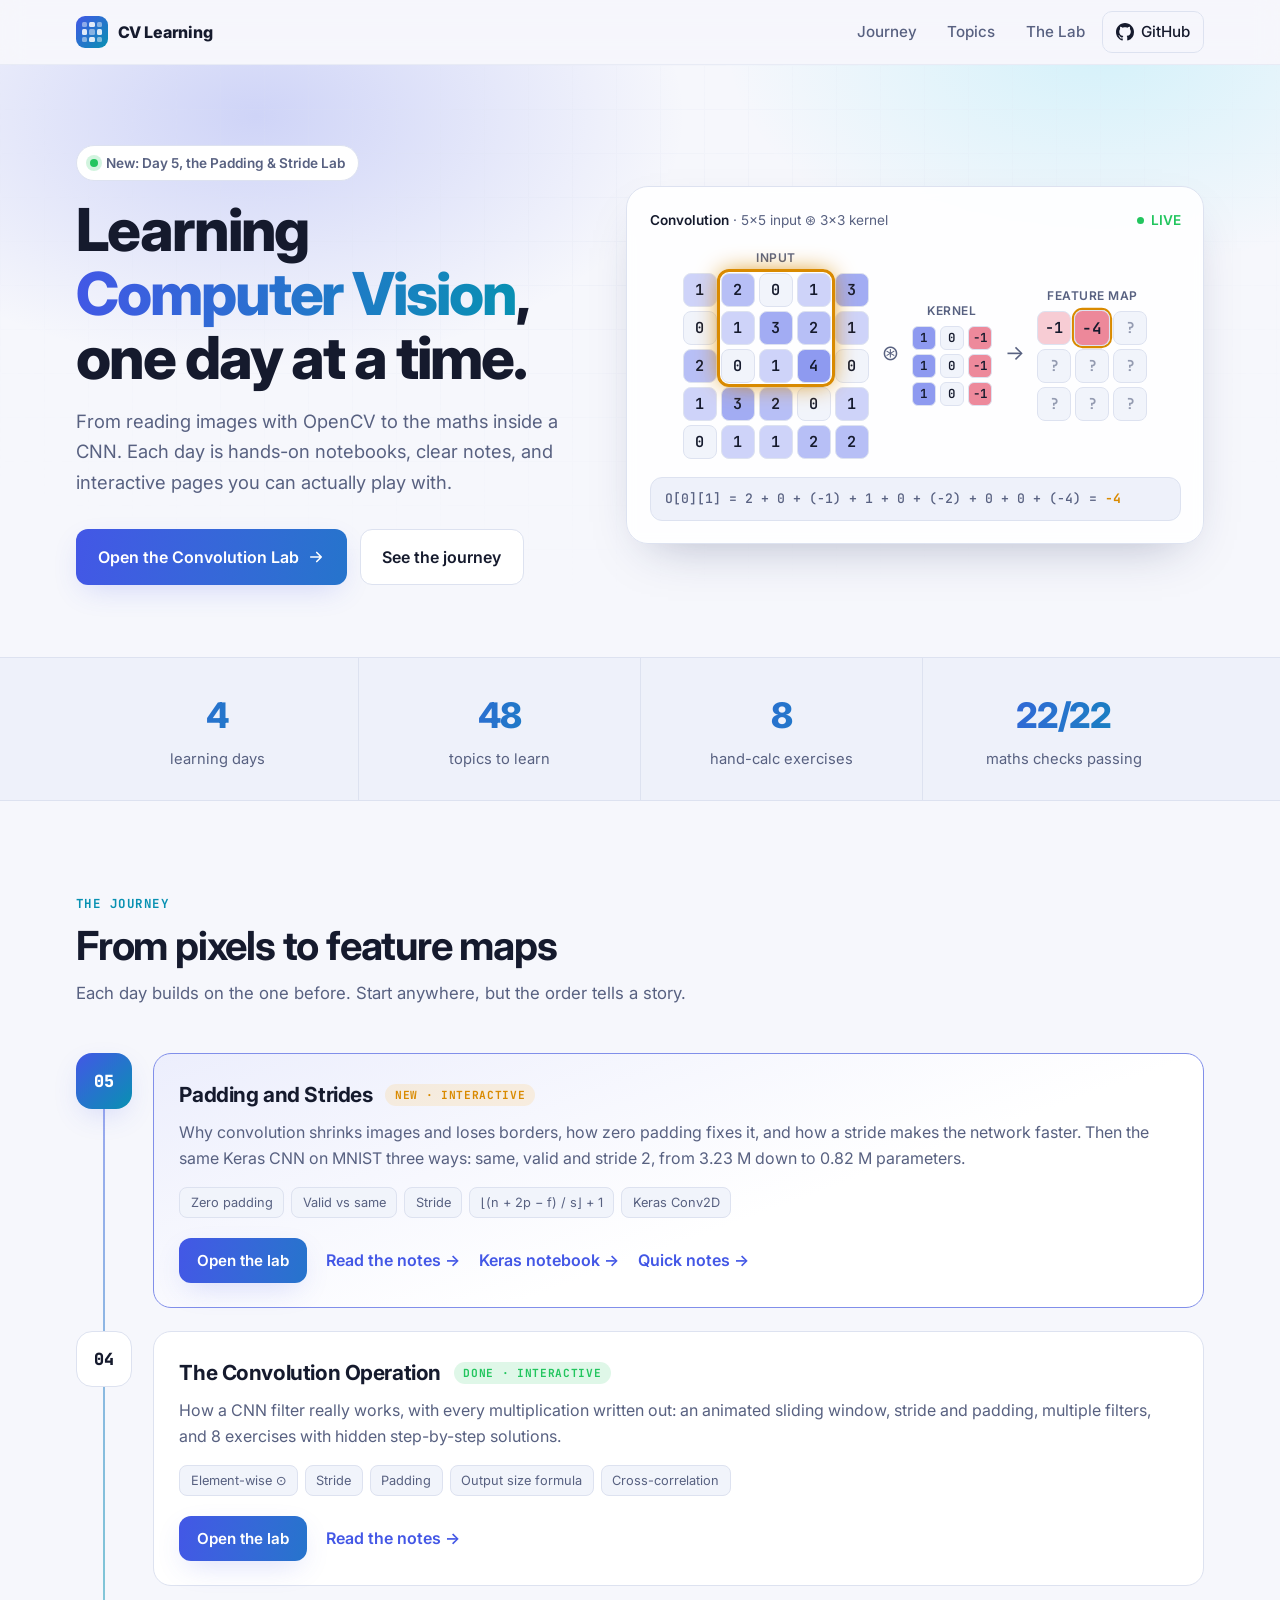
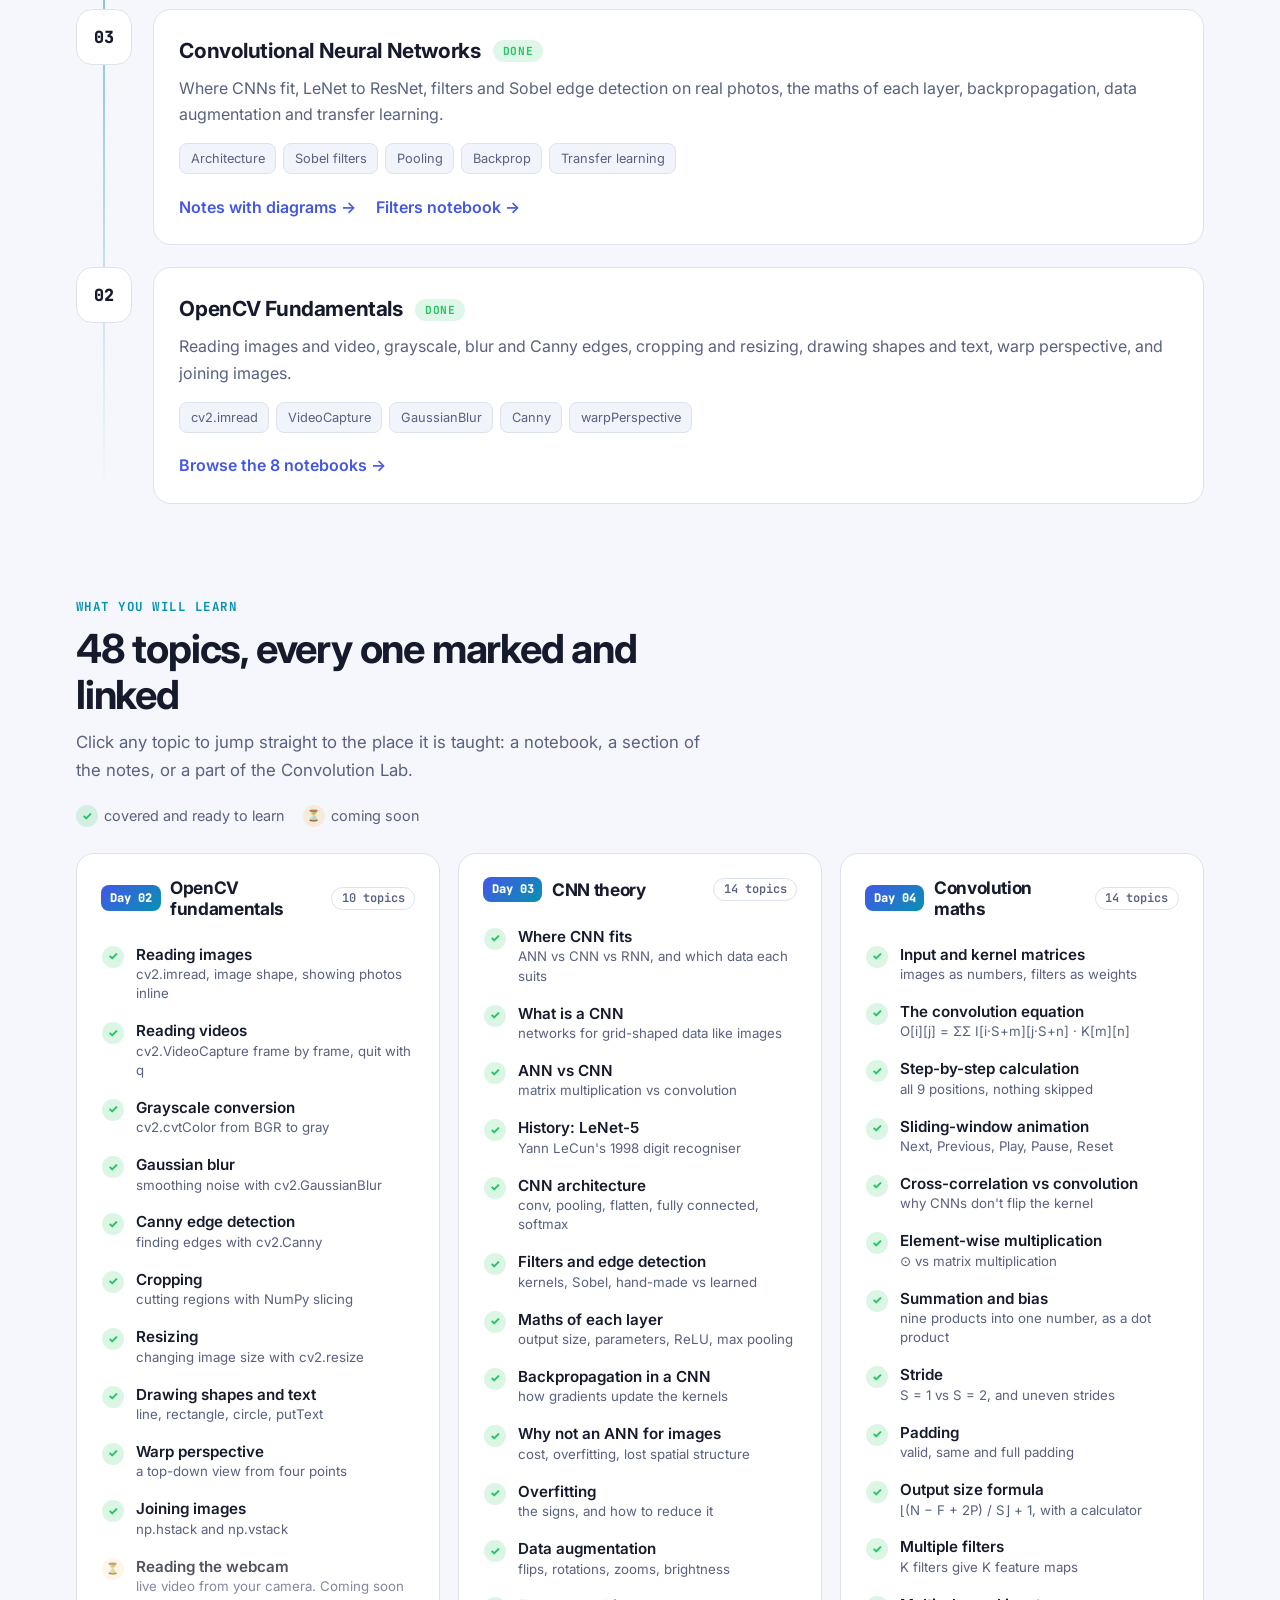
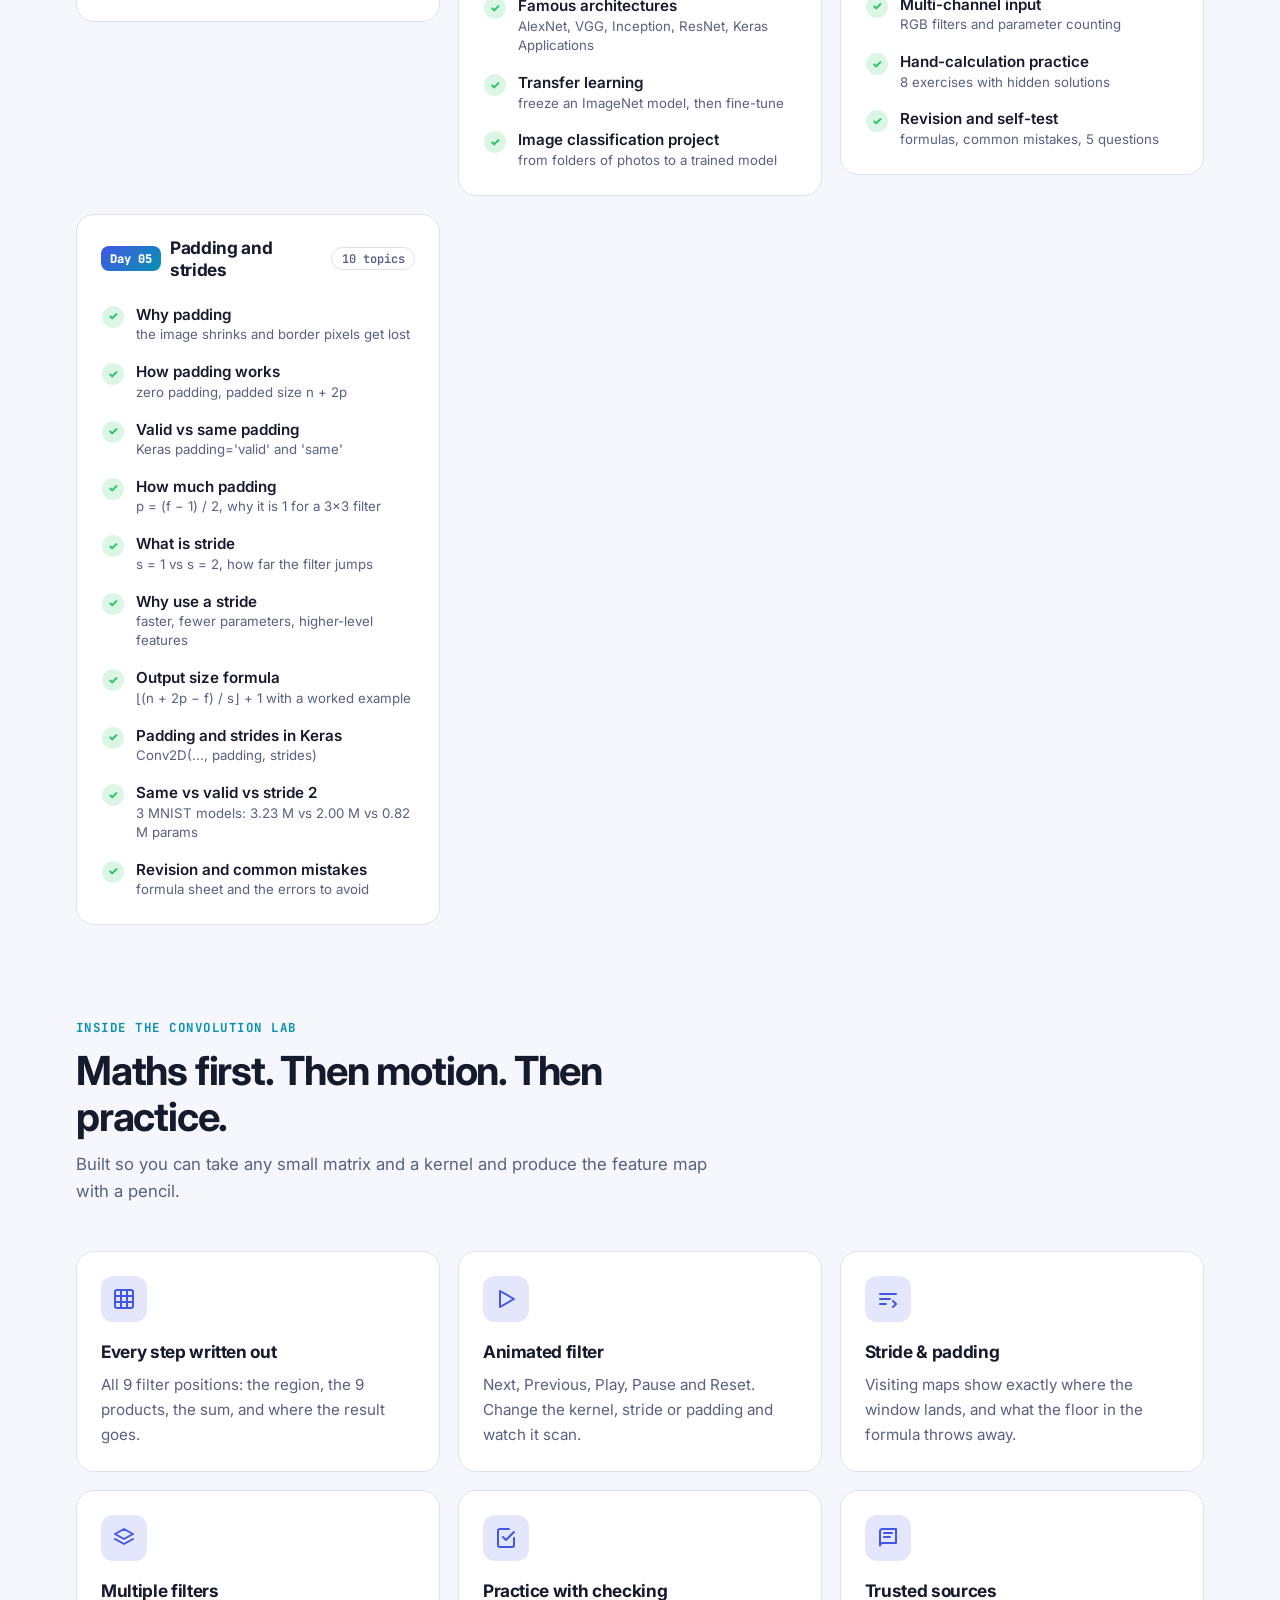
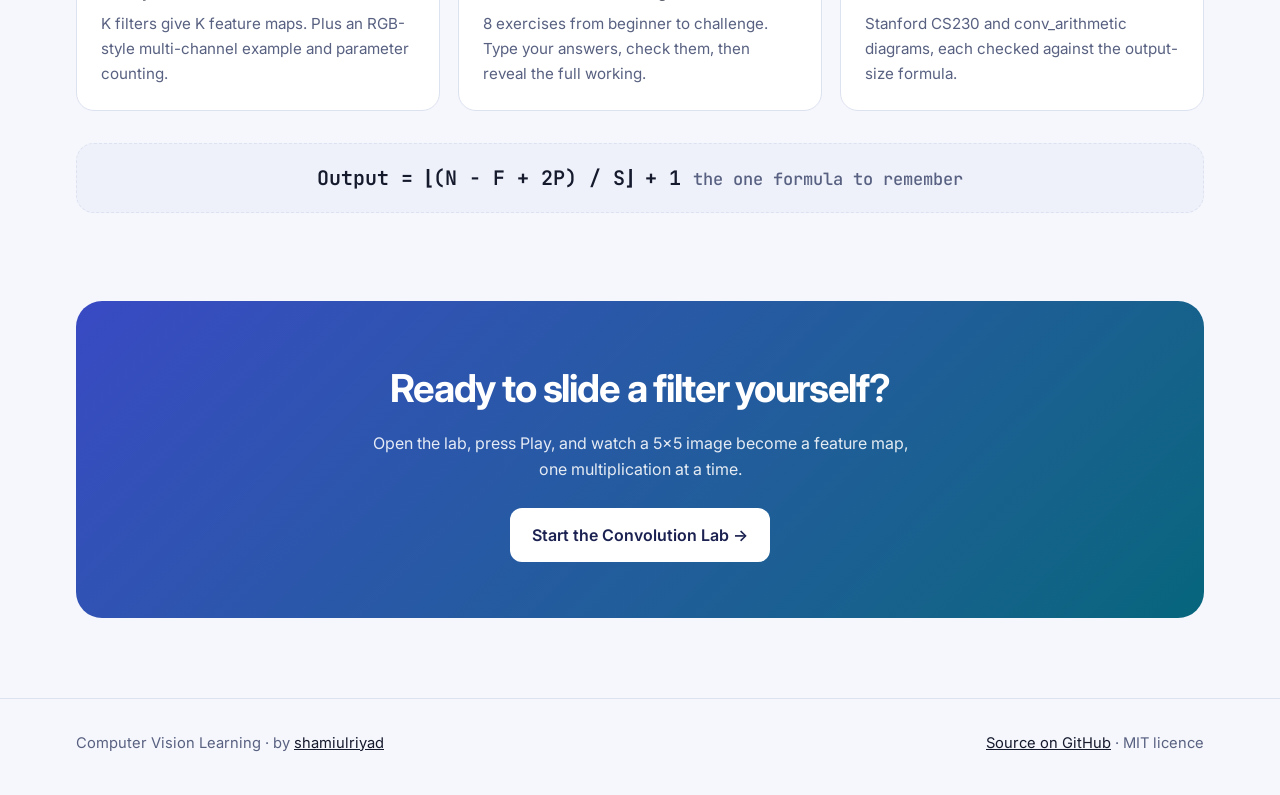
<file: index.html>
<!doctype html>
<html lang="en">
<head>
  <meta charset="utf-8">
  <meta name="viewport" content="width=device-width, initial-scale=1">
  <title>Computer Vision Learning</title>
  <link rel="icon" href="data:image/svg+xml,%3Csvg xmlns=%27http://www.w3.org/2000/svg%27 viewBox=%270 0 32 32%27%3E%3Crect width=%2732%27 height=%2732%27 rx=%276%27 fill=%27%233157d5%27/%3E%3Cpath d=%27M8 8h16v16H8z%27 fill=%27none%27 stroke=%27%23fff%27 stroke-width=%272%27/%3E%3Cpath d=%27M8 16h16M16 8v16%27 stroke=%27%23fff%27 stroke-width=%271.5%27/%3E%3Crect x=%278%27 y=%278%27 width=%278%27 height=%278%27 fill=%27%23e59400%27/%3E%3C/svg%3E">
  <meta name="description" content="Day-by-day computer vision practice: OpenCV notebooks, CNN theory, and an interactive convolution lab.">
  <link rel="preconnect" href="https://fonts.googleapis.com">
  <link rel="preconnect" href="https://fonts.gstatic.com" crossorigin>
  <link href="https://fonts.googleapis.com/css2?family=Inter:wght@400;500;600;700;800&family=JetBrains+Mono:wght@500;700&display=swap" rel="stylesheet">
  <style>
    /* ---------- tokens: dark by default, light when the system asks ---------- */
    :root {
      --bg: #0a0d16;
      --bg-2: #0f1424;
      --surface: #131a2c;
      --surface-2: #1a2238;
      --text: #e8ecf7;
      --muted: #9aa4c0;
      --border: #263050;
      --accent: #7c8cff;
      --accent-2: #22d3ee;
      --accent-ink: #0a0d16;
      --amber: #ffb534;
      --pos: 124 140 255;
      --neg: 255 107 129;
      --glow: rgb(124 140 255 / 0.35);
      --shadow: 0 20px 60px -20px rgb(0 0 0 / 0.6);
      --radius: 18px;
      --font: "Inter", system-ui, -apple-system, "Segoe UI", Roboto, sans-serif;
      --mono: "JetBrains Mono", ui-monospace, Consolas, monospace;
      color-scheme: dark;
    }
    @media (prefers-color-scheme: light) {
      :root:not([data-theme="dark"]) {
        --bg: #f6f7fc; --bg-2: #eef1fa; --surface: #ffffff; --surface-2: #f1f4fb;
        --text: #151a2d; --muted: #586181; --border: #dde2f0;
        --accent: #4357e6; --accent-2: #0891b2; --accent-ink: #ffffff; --amber: #d98a00;
        --pos: 67 87 230; --neg: 225 58 88; --glow: rgb(67 87 230 / 0.22);
        --shadow: 0 20px 50px -24px rgb(30 40 90 / 0.35);
        color-scheme: light;
      }
    }
    :root[data-theme="light"] {
      --bg: #f6f7fc; --bg-2: #eef1fa; --surface: #ffffff; --surface-2: #f1f4fb;
      --text: #151a2d; --muted: #586181; --border: #dde2f0;
      --accent: #4357e6; --accent-2: #0891b2; --accent-ink: #ffffff; --amber: #d98a00;
      --pos: 67 87 230; --neg: 225 58 88; --glow: rgb(67 87 230 / 0.22);
      --shadow: 0 20px 50px -24px rgb(30 40 90 / 0.35);
      color-scheme: light;
    }

    * { box-sizing: border-box; }
    html { scroll-behavior: smooth; }
    body { margin: 0; background: var(--bg); color: var(--text); font: 16px/1.65 var(--font); -webkit-font-smoothing: antialiased; }
    a { color: inherit; }
    .wrap { max-width: 1160px; margin: 0 auto; padding: 0 16px; }
    .gradient-text { background: linear-gradient(100deg, var(--accent), var(--accent-2)); -webkit-background-clip: text; background-clip: text; color: transparent; }

    /* ---------- nav ---------- */
    .nav { position: sticky; top: 0; z-index: 20; backdrop-filter: blur(12px); background: color-mix(in srgb, var(--bg) 78%, transparent); border-bottom: 1px solid color-mix(in srgb, var(--border) 60%, transparent); }
    .nav .wrap { display: flex; align-items: center; justify-content: space-between; height: 64px; gap: 1rem; }
    .brand { display: flex; align-items: center; gap: .6rem; font-weight: 800; text-decoration: none; letter-spacing: -.01em; }
    .brand__logo { width: 32px; height: 32px; border-radius: 9px; background: linear-gradient(135deg, var(--accent), var(--accent-2)); display: grid; grid-template-columns: repeat(3, 1fr); gap: 2px; padding: 6px; }
    .brand__logo span { background: rgb(255 255 255 / .85); border-radius: 1.5px; }
    .brand__logo span:nth-child(odd) { background: rgb(255 255 255 / .45); }
    .nav__links { display: flex; align-items: center; gap: .3rem; }
    .nav__links a { text-decoration: none; color: var(--muted); font-weight: 500; font-size: .95rem; padding: .45rem .8rem; border-radius: 10px; }
    .nav__links a:hover { color: var(--text); background: var(--surface-2); }
    .nav__links .gh { color: var(--text); border: 1px solid var(--border); display: inline-flex; gap: .45rem; align-items: center; }
    .gh svg { width: 18px; height: 18px; fill: currentColor; }

    /* ---------- buttons ---------- */
    .btn { display: inline-flex; align-items: center; gap: .55rem; text-decoration: none; font-weight: 600; padding: .85rem 1.35rem; border-radius: 12px; transition: transform .15s, box-shadow .2s, background .2s; }
    .btn:hover { transform: translateY(-2px); }
    .btn:focus-visible, .nav__links a:focus-visible, .card a:focus-visible { outline: 3px solid var(--accent-2); outline-offset: 3px; }
    .btn--primary { color: #fff; background: linear-gradient(100deg, var(--accent), color-mix(in srgb, var(--accent) 50%, var(--accent-2))); box-shadow: 0 10px 30px -8px var(--glow); }
    .btn--ghost { border: 1px solid var(--border); background: var(--surface); }
    .btn svg { width: 18px; height: 18px; }

    /* ---------- hero ---------- */
    .hero { position: relative; overflow: hidden; padding: 5rem 0 4.5rem; }
    .hero::before { content: ""; position: absolute; inset: -40% -10% auto; height: 720px; background:
        radial-gradient(40% 50% at 25% 40%, rgb(var(--pos) / .22), transparent 70%),
        radial-gradient(35% 45% at 80% 30%, rgb(34 211 238 / .16), transparent 70%); pointer-events: none; }
    .hero::after { content: ""; position: absolute; inset: 0; background-image: linear-gradient(var(--border) 1px, transparent 1px), linear-gradient(90deg, var(--border) 1px, transparent 1px); background-size: 44px 44px; opacity: .25; mask-image: radial-gradient(70% 60% at 50% 30%, #000, transparent); -webkit-mask-image: radial-gradient(70% 60% at 50% 30%, #000, transparent); pointer-events: none; }
    .hero .wrap { position: relative; z-index: 1; display: grid; grid-template-columns: 1fr 1.15fr; gap: 3rem; align-items: center; }
    .hero .wrap > * { min-width: 0; }
    .eyebrow { display: inline-flex; align-items: center; gap: .5rem; font-size: .85rem; font-weight: 600; color: var(--muted); border: 1px solid var(--border); background: var(--surface); padding: .35rem .8rem; border-radius: 999px; }
    .dot { width: 8px; height: 8px; border-radius: 50%; background: #22c55e; box-shadow: 0 0 0 4px rgb(34 197 94 / .2); }
    .hero h1 { font-size: clamp(2.2rem, 5.2vw, 3.7rem); line-height: 1.08; letter-spacing: -.035em; margin: 1.1rem 0 1rem; font-weight: 800; }
    .hero p.lead { font-size: 1.15rem; color: var(--muted); max-width: 540px; margin: 0 0 2rem; }
    .cta { display: flex; flex-wrap: wrap; gap: .8rem; }

    /* live convolution card */
    .demo { background: color-mix(in srgb, var(--surface) 88%, transparent); border: 1px solid var(--border); border-radius: 22px; padding: 1.4rem; box-shadow: var(--shadow); backdrop-filter: blur(6px); }
    .demo__top { display: flex; justify-content: space-between; align-items: center; margin-bottom: 1rem; font-size: .85rem; color: var(--muted); }
    .demo__top b { color: var(--text); font-weight: 600; }
    .live { display: inline-flex; align-items: center; gap: .4rem; font-weight: 600; color: #22c55e; }
    .live::before { content: ""; width: 7px; height: 7px; border-radius: 50%; background: currentColor; animation: pulse 1.6s infinite; }
    @keyframes pulse { 50% { opacity: .3; } }
    .demo__stage { display: flex; align-items: center; justify-content: center; gap: .8rem; flex-wrap: nowrap; }
    .mgrid { --c: 34px; position: relative; display: grid; grid-template-columns: repeat(var(--n), var(--c)); grid-auto-rows: var(--c); gap: 4px; }
    .mgrid--k { --c: 24px; }
    .mcell { display: grid; place-items: center; border-radius: 8px; font: 600 .95rem var(--mono); background: var(--surface-2); border: 1px solid var(--border); transition: background .3s, transform .3s; }
    .mgrid--k .mcell { font-size: .78rem; border-radius: 6px; }
    .mcell.pos { background: rgb(var(--pos) / var(--a)); }
    .mcell.neg { background: rgb(var(--neg) / var(--a)); }
    .mcell.blank { color: transparent; background: var(--surface-2); position: relative; }
    .mcell.blank::after { content: "?"; position: absolute; color: var(--muted); opacity: .6; }
    .mcell.now { box-shadow: 0 0 0 2px var(--amber); transform: scale(1.06); }
    .win { position: absolute; left: calc(var(--x) * (var(--c) + 4px) - 4px); top: calc(var(--y) * (var(--c) + 4px) - 4px); width: calc(3 * (var(--c) + 4px) + 4px); height: calc(3 * (var(--c) + 4px) + 4px); border: 3px solid var(--amber); border-radius: 12px; box-shadow: 0 0 24px -4px var(--amber); transition: left .55s cubic-bezier(.4,.1,.2,1), top .55s cubic-bezier(.4,.1,.2,1); pointer-events: none; }
    .op { color: var(--muted); font-size: 1.3rem; }
    .mlabel { font-size: .75rem; color: var(--muted); text-align: center; margin-bottom: .35rem; font-weight: 600; letter-spacing: .04em; text-transform: uppercase; }
    .demo__sum { margin-top: 1.1rem; font: 500 .82rem/1.5 var(--mono); background: var(--bg-2); border: 1px solid var(--border); border-radius: 12px; padding: .7rem .9rem; overflow-x: auto; white-space: nowrap; color: var(--muted); }
    .demo__sum b { color: var(--amber); }

    /* ---------- stats ---------- */
    .stats { border-block: 1px solid var(--border); background: var(--bg-2); }
    .stats .wrap { display: grid; grid-template-columns: repeat(4, 1fr); }
    .stat { padding: 1.8rem 1rem; text-align: center; }
    .stat + .stat { border-left: 1px solid var(--border); }
    .stat b { display: block; font-size: 2.2rem; font-weight: 800; letter-spacing: -.03em; }
    .stat span { color: var(--muted); font-size: .92rem; }

    /* ---------- sections ---------- */
    section.block { padding: 5.5rem 0; }
    .head { max-width: 640px; margin-bottom: 2.8rem; }
    .kicker { font: 700 .78rem var(--mono); letter-spacing: .12em; text-transform: uppercase; color: var(--accent-2); }
    .head h2 { font-size: clamp(1.8rem, 3.6vw, 2.5rem); letter-spacing: -.03em; line-height: 1.15; margin: .5rem 0 .7rem; }
    .head p { color: var(--muted); margin: 0; font-size: 1.05rem; }

    /* timeline */
    .timeline { position: relative; display: grid; gap: 1.4rem; }
    .timeline::before { content: ""; position: absolute; left: 27px; top: 10px; bottom: 10px; width: 2px; background: linear-gradient(var(--accent), var(--accent-2), transparent); opacity: .5; }
    .day { position: relative; display: grid; grid-template-columns: 56px 1fr; gap: 1.3rem; }
    .day__num { width: 56px; height: 56px; border-radius: 16px; display: grid; place-items: center; font: 800 1.05rem var(--mono); background: var(--surface); border: 1px solid var(--border); position: relative; z-index: 1; }
    .day--featured .day__num { background: linear-gradient(135deg, var(--accent), var(--accent-2)); color: #fff; border: none; box-shadow: 0 10px 30px -8px var(--glow); }
    .card { background: var(--surface); border: 1px solid var(--border); border-radius: var(--radius); padding: 1.5rem 1.6rem; transition: border-color .2s, transform .2s, box-shadow .2s; }
    .card:hover { border-color: color-mix(in srgb, var(--accent) 55%, var(--border)); transform: translateY(-3px); box-shadow: var(--shadow); }
    .day--featured .card { border-color: color-mix(in srgb, var(--accent) 60%, var(--border)); background: linear-gradient(160deg, color-mix(in srgb, var(--accent) 10%, var(--surface)), var(--surface) 60%); }
    .card__top { display: flex; flex-wrap: wrap; align-items: center; gap: .5rem .8rem; margin-bottom: .4rem; }
    .card h3 { margin: 0; font-size: 1.3rem; letter-spacing: -.02em; }
    .badge { font: 700 .7rem var(--mono); letter-spacing: .06em; text-transform: uppercase; padding: .25rem .6rem; border-radius: 999px; background: rgb(34 197 94 / .14); color: #22c55e; }
    .badge--new { background: rgb(255 181 52 / .15); color: var(--amber); }
    .card p { color: var(--muted); margin: .3rem 0 1rem; }
    .tags { display: flex; flex-wrap: wrap; gap: .45rem; margin-bottom: 1.2rem; }
    .tag { font-size: .8rem; padding: .25rem .65rem; border-radius: 8px; background: var(--surface-2); border: 1px solid var(--border); color: var(--muted); }
    .links { display: flex; flex-wrap: wrap; gap: .6rem 1.2rem; align-items: center; }
    .arrow-link { font-weight: 600; text-decoration: none; color: var(--accent); display: inline-flex; align-items: center; gap: .3rem; }
    .arrow-link:hover { text-decoration: underline; }
    .card .btn { padding: .65rem 1.1rem; font-size: .95rem; }

    /* topics */
    .topics { display: grid; grid-template-columns: repeat(auto-fit, minmax(310px, 1fr)); gap: 1.1rem; align-items: start; }
    .topic-col { padding: 1.4rem 1.1rem 1rem; }
    .topic-col:hover { transform: none; }
    .topic-col__head { display: flex; align-items: center; gap: .6rem; margin: 0 .4rem 1rem; }
    .topic-col__head h3 { font-size: 1.08rem; flex: 1; min-width: 0; line-height: 1.25; }
    .topic-col__day, .count { white-space: nowrap; flex: none; }
    .topic-col__day { font: 800 .75rem var(--mono); padding: .3rem .55rem; border-radius: 8px; color: #fff; background: linear-gradient(135deg, var(--accent), var(--accent-2)); }
    .count { margin-left: auto; font: 600 .75rem var(--mono); color: var(--muted); border: 1px solid var(--border); border-radius: 999px; padding: .15rem .6rem; }
    .tlist { list-style: none; margin: 0; padding: 0; }
    .tlist a, .tlist .soon { display: grid; grid-template-columns: 24px 1fr; gap: .65rem; padding: .55rem .45rem; border-radius: 10px; text-decoration: none; }
    .tlist a:hover { background: var(--surface-2); }
    .tlist a:hover b { color: var(--accent); }
    .tlist a:focus-visible { outline: 3px solid var(--accent-2); outline-offset: 1px; }
    .tlist b { display: block; font-weight: 600; font-size: .95rem; line-height: 1.35; }
    .tlist small { display: block; color: var(--muted); font-size: .83rem; line-height: 1.45; }
    .tick { width: 22px; height: 22px; border-radius: 50%; display: inline-grid; place-items: center; background: rgb(34 197 94 / .16); color: #22c55e; font-size: .72rem; font-weight: 800; margin-top: 1px; flex: none; }
    .tick--soon { background: rgb(255 181 52 / .16); color: var(--amber); font-size: .66rem; }
    .soon { opacity: .75; }
    .legend { display: flex; align-items: center; flex-wrap: wrap; gap: .4rem; color: var(--muted); font-size: .9rem; margin: -1.6rem 0 1.6rem; }

    /* features */
    .features { display: grid; grid-template-columns: repeat(3, 1fr); gap: 1.1rem; }
    .feature { padding: 1.5rem; }
    .feature__icon { width: 46px; height: 46px; border-radius: 12px; display: grid; place-items: center; margin-bottom: 1rem; background: rgb(var(--pos) / .14); color: var(--accent); }
    .feature__icon svg { width: 24px; height: 24px; }
    .feature h3 { font-size: 1.08rem; margin: 0 0 .35rem; }
    .feature p { margin: 0; font-size: .95rem; }
    .formula { font: 600 clamp(.95rem, 2.4vw, 1.25rem) var(--mono); text-align: center; padding: 1.3rem; margin-top: 2rem; border-radius: var(--radius); border: 1px dashed var(--border); background: var(--bg-2); overflow-x: auto; white-space: nowrap; }
    .formula span { color: var(--muted); font-weight: 500; font-size: .85em; margin-left: .8rem; }

    /* CTA band */
    .band { margin: 0 0 5rem; border-radius: 26px; padding: clamp(2rem, 5vw, 3.5rem); text-align: center; position: relative; overflow: hidden; background: linear-gradient(135deg, color-mix(in srgb, var(--accent) 85%, #000), color-mix(in srgb, var(--accent-2) 70%, #000)); color: #fff; }
    .band h2 { font-size: clamp(1.6rem, 3.6vw, 2.4rem); margin: 0 0 .6rem; letter-spacing: -.03em; }
    .band p { margin: 0 auto 1.6rem; max-width: 560px; opacity: .88; }
    .band .btn { background: #fff; color: #1b2150; }

    footer { border-top: 1px solid var(--border); padding: 2rem 0 2.5rem; color: var(--muted); font-size: .92rem; }
    footer .wrap { display: flex; flex-wrap: wrap; justify-content: space-between; gap: 1rem; }
    footer a { color: var(--text); }

    /* reveal on scroll */
    .reveal { opacity: 0; transform: translateY(18px); transition: opacity .6s ease, transform .6s ease; }
    .reveal.in { opacity: 1; transform: none; }

    /* ---------- responsive ---------- */
    @media (max-width: 1080px) {
      .hero .wrap { grid-template-columns: 1fr; gap: 2.5rem; }
      .hero { padding-top: 3.5rem; }
      .features { grid-template-columns: repeat(2, 1fr); }
    }
    @media (max-width: 640px) {
      .nav__links a:not(.gh) { display: none; }
      .stats .wrap { grid-template-columns: repeat(2, 1fr); }
      .stat:nth-child(3) { border-left: none; }
      .stat:nth-child(n+3) { border-top: 1px solid var(--border); }
      .features { grid-template-columns: 1fr; }
      .mgrid { --c: 30px; }
      .mgrid--k { --c: 22px; }
      .demo__stage { flex-wrap: wrap; gap: .9rem 1.2rem; }
      .demo__stage .op { display: none; }
      .demo { padding: 1rem; }
      .day { grid-template-columns: 44px 1fr; gap: .9rem; }
      .day__num { width: 44px; height: 44px; border-radius: 12px; font-size: .9rem; }
      .timeline::before { left: 21px; }
      .card { padding: 1.2rem; }
      section.block { padding: 4rem 0; }
    }
    @media (prefers-reduced-motion: reduce) {
      html { scroll-behavior: auto; }
      .reveal { opacity: 1; transform: none; transition: none; }
      .win, .mcell, .btn, .card { transition: none; }
      .live::before { animation: none; }
    }
  </style>
</head>
<body>

<nav class="nav" aria-label="Main">
  <div class="wrap">
    <a class="brand" href="#top" aria-label="Computer Vision Learning home">
      <span class="brand__logo" aria-hidden="true"><span></span><span></span><span></span><span></span><span></span><span></span><span></span><span></span><span></span></span>
      CV Learning
    </a>
    <div class="nav__links">
      <a href="#journey">Journey</a>
      <a href="#topics">Topics</a>
      <a href="#lab">The Lab</a>
      <a class="gh" href="https://github.com/shamiulriyad/Computer-Vision-Learning" target="_blank" rel="noopener">
        <svg viewBox="0 0 16 16" aria-hidden="true"><path d="M8 0C3.58 0 0 3.58 0 8c0 3.54 2.29 6.53 5.47 7.59.4.07.55-.17.55-.38 0-.19-.01-.82-.01-1.49-2.01.37-2.53-.49-2.69-.94-.09-.23-.48-.94-.82-1.13-.28-.15-.68-.52-.01-.53.63-.01 1.08.58 1.23.82.72 1.21 1.87.87 2.33.66.07-.52.28-.87.51-1.07-1.78-.2-3.64-.89-3.64-3.95 0-.87.31-1.59.82-2.15-.08-.2-.36-1.02.08-2.12 0 0 .67-.21 2.2.82.64-.18 1.32-.27 2-.27.68 0 1.36.09 2 .27 1.53-1.04 2.2-.82 2.2-.82.44 1.1.16 1.92.08 2.12.51.56.82 1.27.82 2.15 0 3.07-1.87 3.75-3.65 3.95.29.25.54.73.54 1.48 0 1.07-.01 1.93-.01 2.2 0 .21.15.46.55.38A8.013 8.013 0 0016 8c0-4.42-3.58-8-8-8z"/></svg>
        GitHub
      </a>
    </div>
  </div>
</nav>

<header class="hero" id="top">
  <div class="wrap">
    <div>
      <span class="eyebrow"><span class="dot" aria-hidden="true"></span> New: Day 5, the Padding &amp; Stride Lab</span>
      <h1>Learning <span class="gradient-text">Computer Vision</span>, one day at a time.</h1>
      <p class="lead">From reading images with OpenCV to the maths inside a CNN. Each day is hands-on notebooks, clear notes, and interactive pages you can actually play with.</p>
      <div class="cta">
        <a class="btn btn--primary" href="Day-4/convolution_lab.html">
          Open the Convolution Lab
          <svg viewBox="0 0 24 24" fill="none" stroke="currentColor" stroke-width="2.2" stroke-linecap="round" stroke-linejoin="round" aria-hidden="true"><path d="M5 12h14M13 6l6 6-6 6"/></svg>
        </a>
        <a class="btn btn--ghost" href="#journey">See the journey</a>
      </div>
    </div>

    <div class="demo" aria-label="Animated example: a 3 by 3 filter sliding over a 5 by 5 input and filling a 3 by 3 feature map">
      <div class="demo__top"><span><b>Convolution</b> · 5×5 input ⊛ 3×3 kernel</span><span class="live">LIVE</span></div>
      <div class="demo__stage">
        <div>
          <div class="mlabel">Input</div>
          <div class="mgrid" id="in" style="--n:5"><div class="win" id="win"></div></div>
        </div>
        <div class="op" aria-hidden="true">⊛</div>
        <div>
          <div class="mlabel">Kernel</div>
          <div class="mgrid mgrid--k" id="k" style="--n:3"></div>
        </div>
        <div class="op" aria-hidden="true">→</div>
        <div>
          <div class="mlabel">Feature map</div>
          <div class="mgrid" id="out" style="--n:3"></div>
        </div>
      </div>
      <div class="demo__sum" id="sum" aria-live="off"></div>
    </div>
  </div>
</header>

<div class="stats">
  <div class="wrap">
    <div class="stat"><b class="gradient-text">4</b><span>learning days</span></div>
    <div class="stat"><b class="gradient-text">48</b><span>topics to learn</span></div>
    <div class="stat"><b class="gradient-text">8</b><span>hand-calc exercises</span></div>
    <div class="stat"><b class="gradient-text">22/22</b><span>maths checks passing</span></div>
  </div>
</div>

<main>
  <section class="block" id="journey">
    <div class="wrap">
      <div class="head reveal">
        <span class="kicker">The journey</span>
        <h2>From pixels to feature maps</h2>
        <p>Each day builds on the one before. Start anywhere, but the order tells a story.</p>
      </div>

      <div class="timeline">
        <article class="day day--featured reveal">
          <div class="day__num">05</div>
          <div class="card">
            <div class="card__top"><h3>Padding and Strides</h3><span class="badge badge--new">New · Interactive</span></div>
            <p>Why convolution shrinks images and loses borders, how zero padding fixes it, and how a stride makes the network faster. Then the same Keras CNN on MNIST three ways: same, valid and stride 2, from 3.23&nbsp;M down to 0.82&nbsp;M parameters.</p>
            <div class="tags"><span class="tag">Zero padding</span><span class="tag">Valid vs same</span><span class="tag">Stride</span><span class="tag">⌊(n + 2p − f) / s⌋ + 1</span><span class="tag">Keras Conv2D</span></div>
            <div class="links">
              <a class="btn btn--primary" href="Day-5/padding_stride_lab.html">Open the lab</a>
              <a class="arrow-link" href="https://github.com/shamiulriyad/Computer-Vision-Learning/blob/main/Day-5/README.md" target="_blank" rel="noopener">Read the notes →</a>
              <a class="arrow-link" href="https://github.com/shamiulriyad/Computer-Vision-Learning/blob/main/Day-5/padding_and_strides_demo.ipynb" target="_blank" rel="noopener">Keras notebook →</a>
              <a class="arrow-link" href="https://github.com/shamiulriyad/Computer-Vision-Learning/blob/main/Day-5/learning.txt" target="_blank" rel="noopener">Quick notes →</a>
            </div>
          </div>
        </article>

        <article class="day reveal">
          <div class="day__num">04</div>
          <div class="card">
            <div class="card__top"><h3>The Convolution Operation</h3><span class="badge">Done · Interactive</span></div>
            <p>How a CNN filter really works, with every multiplication written out: an animated sliding window, stride and padding, multiple filters, and 8 exercises with hidden step-by-step solutions.</p>
            <div class="tags"><span class="tag">Element-wise ⊙</span><span class="tag">Stride</span><span class="tag">Padding</span><span class="tag">Output size formula</span><span class="tag">Cross-correlation</span></div>
            <div class="links">
              <a class="btn btn--primary" href="Day-4/convolution_lab.html">Open the lab</a>
              <a class="arrow-link" href="https://github.com/shamiulriyad/Computer-Vision-Learning/blob/main/Day-4/README.md" target="_blank" rel="noopener">Read the notes →</a>
            </div>
          </div>
        </article>

        <article class="day reveal">
          <div class="day__num">03</div>
          <div class="card">
            <div class="card__top"><h3>Convolutional Neural Networks</h3><span class="badge">Done</span></div>
            <p>Where CNNs fit, LeNet to ResNet, filters and Sobel edge detection on real photos, the maths of each layer, backpropagation, data augmentation and transfer learning.</p>
            <div class="tags"><span class="tag">Architecture</span><span class="tag">Sobel filters</span><span class="tag">Pooling</span><span class="tag">Backprop</span><span class="tag">Transfer learning</span></div>
            <div class="links">
              <a class="arrow-link" href="https://github.com/shamiulriyad/Computer-Vision-Learning/blob/main/Day-3/README.md" target="_blank" rel="noopener">Notes with diagrams →</a>
              <a class="arrow-link" href="https://github.com/shamiulriyad/Computer-Vision-Learning/blob/main/Day-3/filters_demo.ipynb" target="_blank" rel="noopener">Filters notebook →</a>
            </div>
          </div>
        </article>

        <article class="day reveal">
          <div class="day__num">02</div>
          <div class="card">
            <div class="card__top"><h3>OpenCV Fundamentals</h3><span class="badge">Done</span></div>
            <p>Reading images and video, grayscale, blur and Canny edges, cropping and resizing, drawing shapes and text, warp perspective, and joining images.</p>
            <div class="tags"><span class="tag">cv2.imread</span><span class="tag">VideoCapture</span><span class="tag">GaussianBlur</span><span class="tag">Canny</span><span class="tag">warpPerspective</span></div>
            <div class="links">
              <a class="arrow-link" href="https://github.com/shamiulriyad/Computer-Vision-Learning/tree/main/Day-2" target="_blank" rel="noopener">Browse the 8 notebooks →</a>
            </div>
          </div>
        </article>
      </div>
    </div>
  </section>

  <section class="block" id="topics" style="padding-top:0">
    <div class="wrap">
      <div class="head reveal">
        <span class="kicker">What you will learn</span>
        <h2>48 topics, every one marked and linked</h2>
        <p>Click any topic to jump straight to the place it is taught: a notebook, a section of the notes, or a part of the Convolution Lab.</p>
      </div>
      <p class="legend reveal"><span class="tick" aria-hidden="true">✓</span> covered and ready to learn &nbsp;&nbsp; <span class="tick tick--soon" aria-hidden="true">⏳</span> coming soon</p>
      <div class="topics">
        <div class="card topic-col reveal">
          <div class="topic-col__head"><span class="topic-col__day">Day 02</span><h3>OpenCV fundamentals</h3><span class="count">10 topics</span></div>
          <ul class="tlist">
            <li><a href="https://github.com/shamiulriyad/Computer-Vision-Learning/blob/main/Day-2/reading%20image.ipynb" target="_blank" rel="noopener"><span class="tick" aria-hidden="true">✓</span><span><b>Reading images</b><small>cv2.imread, image shape, showing photos inline</small></span></a></li>
            <li><a href="https://github.com/shamiulriyad/Computer-Vision-Learning/blob/main/Day-2/reading%20video.ipynb" target="_blank" rel="noopener"><span class="tick" aria-hidden="true">✓</span><span><b>Reading videos</b><small>cv2.VideoCapture frame by frame, quit with q</small></span></a></li>
            <li><a href="https://github.com/shamiulriyad/Computer-Vision-Learning/blob/main/Day-2/basic%20function.ipynb" target="_blank" rel="noopener"><span class="tick" aria-hidden="true">✓</span><span><b>Grayscale conversion</b><small>cv2.cvtColor from BGR to gray</small></span></a></li>
            <li><a href="https://github.com/shamiulriyad/Computer-Vision-Learning/blob/main/Day-2/basic%20function.ipynb" target="_blank" rel="noopener"><span class="tick" aria-hidden="true">✓</span><span><b>Gaussian blur</b><small>smoothing noise with cv2.GaussianBlur</small></span></a></li>
            <li><a href="https://github.com/shamiulriyad/Computer-Vision-Learning/blob/main/Day-2/basic%20function.ipynb" target="_blank" rel="noopener"><span class="tick" aria-hidden="true">✓</span><span><b>Canny edge detection</b><small>finding edges with cv2.Canny</small></span></a></li>
            <li><a href="https://github.com/shamiulriyad/Computer-Vision-Learning/blob/main/Day-2/croping%20image.ipynb" target="_blank" rel="noopener"><span class="tick" aria-hidden="true">✓</span><span><b>Cropping</b><small>cutting regions with NumPy slicing</small></span></a></li>
            <li><a href="https://github.com/shamiulriyad/Computer-Vision-Learning/blob/main/Day-2/resize%20image.ipynb" target="_blank" rel="noopener"><span class="tick" aria-hidden="true">✓</span><span><b>Resizing</b><small>changing image size with cv2.resize</small></span></a></li>
            <li><a href="https://github.com/shamiulriyad/Computer-Vision-Learning/blob/main/Day-2/shapes%20text.ipynb" target="_blank" rel="noopener"><span class="tick" aria-hidden="true">✓</span><span><b>Drawing shapes and text</b><small>line, rectangle, circle, putText</small></span></a></li>
            <li><a href="https://github.com/shamiulriyad/Computer-Vision-Learning/blob/main/Day-2/wrap_prespective.ipynb" target="_blank" rel="noopener"><span class="tick" aria-hidden="true">✓</span><span><b>Warp perspective</b><small>a top-down view from four points</small></span></a></li>
            <li><a href="https://github.com/shamiulriyad/Computer-Vision-Learning/blob/main/Day-2/joining%20image.ipynb" target="_blank" rel="noopener"><span class="tick" aria-hidden="true">✓</span><span><b>Joining images</b><small>np.hstack and np.vstack</small></span></a></li>
            <li><span class="soon"><span class="tick tick--soon" aria-hidden="true">⏳</span><span><b>Reading the webcam</b><small>live video from your camera. Coming soon</small></span></span></li>
          </ul>
        </div>
        <div class="card topic-col reveal">
          <div class="topic-col__head"><span class="topic-col__day">Day 03</span><h3>CNN theory</h3><span class="count">14 topics</span></div>
          <ul class="tlist">
            <li><a href="https://github.com/shamiulriyad/Computer-Vision-Learning/blob/main/Day-3/README.md#1-where-cnn-fits-in-deep-learning" target="_blank" rel="noopener"><span class="tick" aria-hidden="true">✓</span><span><b>Where CNN fits</b><small>ANN vs CNN vs RNN, and which data each suits</small></span></a></li>
            <li><a href="https://github.com/shamiulriyad/Computer-Vision-Learning/blob/main/Day-3/README.md#2-what-is-a-cnn" target="_blank" rel="noopener"><span class="tick" aria-hidden="true">✓</span><span><b>What is a CNN</b><small>networks for grid-shaped data like images</small></span></a></li>
            <li><a href="https://github.com/shamiulriyad/Computer-Vision-Learning/blob/main/Day-3/README.md#3-ann-vs-cnn-matrix-multiplication-vs-convolution" target="_blank" rel="noopener"><span class="tick" aria-hidden="true">✓</span><span><b>ANN vs CNN</b><small>matrix multiplication vs convolution</small></span></a></li>
            <li><a href="https://github.com/shamiulriyad/Computer-Vision-Learning/blob/main/Day-3/README.md#4-history-lenet-5-1998" target="_blank" rel="noopener"><span class="tick" aria-hidden="true">✓</span><span><b>History: LeNet-5</b><small>Yann LeCun&#x27;s 1998 digit recogniser</small></span></a></li>
            <li><a href="https://github.com/shamiulriyad/Computer-Vision-Learning/blob/main/Day-3/README.md#5-cnn-architecture" target="_blank" rel="noopener"><span class="tick" aria-hidden="true">✓</span><span><b>CNN architecture</b><small>conv, pooling, flatten, fully connected, softmax</small></span></a></li>
            <li><a href="https://github.com/shamiulriyad/Computer-Vision-Learning/blob/main/Day-3/README.md#6-filters-kernels-and-edge-detection" target="_blank" rel="noopener"><span class="tick" aria-hidden="true">✓</span><span><b>Filters and edge detection</b><small>kernels, Sobel, hand-made vs learned</small></span></a></li>
            <li><a href="https://github.com/shamiulriyad/Computer-Vision-Learning/blob/main/Day-3/README.md#7-the-maths-behind-each-layer" target="_blank" rel="noopener"><span class="tick" aria-hidden="true">✓</span><span><b>Maths of each layer</b><small>output size, parameters, ReLU, max pooling</small></span></a></li>
            <li><a href="https://github.com/shamiulriyad/Computer-Vision-Learning/blob/main/Day-3/README.md#8-backpropagation-in-a-cnn" target="_blank" rel="noopener"><span class="tick" aria-hidden="true">✓</span><span><b>Backpropagation in a CNN</b><small>how gradients update the kernels</small></span></a></li>
            <li><a href="https://github.com/shamiulriyad/Computer-Vision-Learning/blob/main/Day-3/README.md#9-why-not-use-an-ann-for-images" target="_blank" rel="noopener"><span class="tick" aria-hidden="true">✓</span><span><b>Why not an ANN for images</b><small>cost, overfitting, lost spatial structure</small></span></a></li>
            <li><a href="https://github.com/shamiulriyad/Computer-Vision-Learning/blob/main/Day-3/README.md#10-the-overfitting-problem" target="_blank" rel="noopener"><span class="tick" aria-hidden="true">✓</span><span><b>Overfitting</b><small>the signs, and how to reduce it</small></span></a></li>
            <li><a href="https://github.com/shamiulriyad/Computer-Vision-Learning/blob/main/Day-3/README.md#11-data-augmentation" target="_blank" rel="noopener"><span class="tick" aria-hidden="true">✓</span><span><b>Data augmentation</b><small>flips, rotations, zooms, brightness</small></span></a></li>
            <li><a href="https://github.com/shamiulriyad/Computer-Vision-Learning/blob/main/Day-3/README.md#12-famous-cnn-architectures-and-keras-applications" target="_blank" rel="noopener"><span class="tick" aria-hidden="true">✓</span><span><b>Famous architectures</b><small>AlexNet, VGG, Inception, ResNet, Keras Applications</small></span></a></li>
            <li><a href="https://github.com/shamiulriyad/Computer-Vision-Learning/blob/main/Day-3/README.md#13-transfer-learning" target="_blank" rel="noopener"><span class="tick" aria-hidden="true">✓</span><span><b>Transfer learning</b><small>freeze an ImageNet model, then fine-tune</small></span></a></li>
            <li><a href="https://github.com/shamiulriyad/Computer-Vision-Learning/blob/main/Day-3/README.md#14-project-image-classification" target="_blank" rel="noopener"><span class="tick" aria-hidden="true">✓</span><span><b>Image classification project</b><small>from folders of photos to a trained model</small></span></a></li>
          </ul>
        </div>
        <div class="card topic-col reveal">
          <div class="topic-col__head"><span class="topic-col__day">Day 04</span><h3>Convolution maths</h3><span class="count">14 topics</span></div>
          <ul class="tlist">
            <li><a href="Day-4/convolution_lab.html#setup"><span class="tick" aria-hidden="true">✓</span><span><b>Input and kernel matrices</b><small>images as numbers, filters as weights</small></span></a></li>
            <li><a href="Day-4/convolution_lab.html#setup"><span class="tick" aria-hidden="true">✓</span><span><b>The convolution equation</b><small>O[i][j] = ΣΣ I[i·S+m][j·S+n] · K[m][n]</small></span></a></li>
            <li><a href="Day-4/convolution_lab.html#worked"><span class="tick" aria-hidden="true">✓</span><span><b>Step-by-step calculation</b><small>all 9 positions, nothing skipped</small></span></a></li>
            <li><a href="Day-4/convolution_lab.html#animate"><span class="tick" aria-hidden="true">✓</span><span><b>Sliding-window animation</b><small>Next, Previous, Play, Pause, Reset</small></span></a></li>
            <li><a href="Day-4/convolution_lab.html#concept-a"><span class="tick" aria-hidden="true">✓</span><span><b>Cross-correlation vs convolution</b><small>why CNNs don&#x27;t flip the kernel</small></span></a></li>
            <li><a href="Day-4/convolution_lab.html#concept-b"><span class="tick" aria-hidden="true">✓</span><span><b>Element-wise multiplication</b><small>⊙ vs matrix multiplication</small></span></a></li>
            <li><a href="Day-4/convolution_lab.html#concept-c"><span class="tick" aria-hidden="true">✓</span><span><b>Summation and bias</b><small>nine products into one number, as a dot product</small></span></a></li>
            <li><a href="Day-4/convolution_lab.html#concept-d"><span class="tick" aria-hidden="true">✓</span><span><b>Stride</b><small>S = 1 vs S = 2, and uneven strides</small></span></a></li>
            <li><a href="Day-4/convolution_lab.html#concept-e"><span class="tick" aria-hidden="true">✓</span><span><b>Padding</b><small>valid, same and full padding</small></span></a></li>
            <li><a href="Day-4/convolution_lab.html#concept-f"><span class="tick" aria-hidden="true">✓</span><span><b>Output size formula</b><small>⌊(N − F + 2P) / S⌋ + 1, with a calculator</small></span></a></li>
            <li><a href="Day-4/convolution_lab.html#concept-g"><span class="tick" aria-hidden="true">✓</span><span><b>Multiple filters</b><small>K filters give K feature maps</small></span></a></li>
            <li><a href="Day-4/convolution_lab.html#concept-g"><span class="tick" aria-hidden="true">✓</span><span><b>Multi-channel input</b><small>RGB filters and parameter counting</small></span></a></li>
            <li><a href="Day-4/convolution_lab.html#practice"><span class="tick" aria-hidden="true">✓</span><span><b>Hand-calculation practice</b><small>8 exercises with hidden solutions</small></span></a></li>
            <li><a href="Day-4/convolution_lab.html#notes"><span class="tick" aria-hidden="true">✓</span><span><b>Revision and self-test</b><small>formulas, common mistakes, 5 questions</small></span></a></li>
          </ul>
        </div>
        <div class="card topic-col reveal">
          <div class="topic-col__head"><span class="topic-col__day">Day 05</span><h3>Padding and strides</h3><span class="count">10 topics</span></div>
          <ul class="tlist">
            <li><a href="https://github.com/shamiulriyad/Computer-Vision-Learning/blob/main/Day-5/README.md#1-why-padding" target="_blank" rel="noopener"><span class="tick" aria-hidden="true">✓</span><span><b>Why padding</b><small>the image shrinks and border pixels get lost</small></span></a></li>
            <li><a href="https://github.com/shamiulriyad/Computer-Vision-Learning/blob/main/Day-5/README.md#2-how-padding-works" target="_blank" rel="noopener"><span class="tick" aria-hidden="true">✓</span><span><b>How padding works</b><small>zero padding, padded size n + 2p</small></span></a></li>
            <li><a href="https://github.com/shamiulriyad/Computer-Vision-Learning/blob/main/Day-5/README.md#3-valid-vs-same-padding" target="_blank" rel="noopener"><span class="tick" aria-hidden="true">✓</span><span><b>Valid vs same padding</b><small>Keras padding=&#x27;valid&#x27; and &#x27;same&#x27;</small></span></a></li>
            <li><a href="https://github.com/shamiulriyad/Computer-Vision-Learning/blob/main/Day-5/README.md#4-how-much-padding" target="_blank" rel="noopener"><span class="tick" aria-hidden="true">✓</span><span><b>How much padding</b><small>p = (f − 1) / 2, why it is 1 for a 3×3 filter</small></span></a></li>
            <li><a href="https://github.com/shamiulriyad/Computer-Vision-Learning/blob/main/Day-5/README.md#5-what-is-stride" target="_blank" rel="noopener"><span class="tick" aria-hidden="true">✓</span><span><b>What is stride</b><small>s = 1 vs s = 2, how far the filter jumps</small></span></a></li>
            <li><a href="https://github.com/shamiulriyad/Computer-Vision-Learning/blob/main/Day-5/README.md#6-why-use-a-stride" target="_blank" rel="noopener"><span class="tick" aria-hidden="true">✓</span><span><b>Why use a stride</b><small>faster, fewer parameters, higher-level features</small></span></a></li>
            <li><a href="https://github.com/shamiulriyad/Computer-Vision-Learning/blob/main/Day-5/README.md#7-the-output-size-formula" target="_blank" rel="noopener"><span class="tick" aria-hidden="true">✓</span><span><b>Output size formula</b><small>⌊(n + 2p − f) / s⌋ + 1 with a worked example</small></span></a></li>
            <li><a href="https://github.com/shamiulriyad/Computer-Vision-Learning/blob/main/Day-5/README.md#8-padding-and-strides-in-keras" target="_blank" rel="noopener"><span class="tick" aria-hidden="true">✓</span><span><b>Padding and strides in Keras</b><small>Conv2D(..., padding, strides)</small></span></a></li>
            <li><a href="https://github.com/shamiulriyad/Computer-Vision-Learning/blob/main/Day-5/README.md#9-the-experiment-same-vs-valid-vs-stride-2" target="_blank" rel="noopener"><span class="tick" aria-hidden="true">✓</span><span><b>Same vs valid vs stride 2</b><small>3 MNIST models: 3.23 M vs 2.00 M vs 0.82 M params</small></span></a></li>
            <li><a href="https://github.com/shamiulriyad/Computer-Vision-Learning/blob/main/Day-5/README.md#10-revision" target="_blank" rel="noopener"><span class="tick" aria-hidden="true">✓</span><span><b>Revision and common mistakes</b><small>formula sheet and the errors to avoid</small></span></a></li>
          </ul>
        </div>
      </div>
    </div>
  </section>

  <section class="block" id="lab" style="padding-top:0">
    <div class="wrap">
      <div class="head reveal">
        <span class="kicker">Inside the Convolution Lab</span>
        <h2>Maths first. Then motion. Then practice.</h2>
        <p>Built so you can take any small matrix and a kernel and produce the feature map with a pencil.</p>
      </div>

      <div class="features">
        <div class="card feature reveal">
          <div class="feature__icon"><svg viewBox="0 0 24 24" fill="none" stroke="currentColor" stroke-width="2" stroke-linecap="round" aria-hidden="true"><rect x="3" y="3" width="18" height="18" rx="2"/><path d="M3 9h18M3 15h18M9 3v18M15 3v18"/></svg></div>
          <h3>Every step written out</h3>
          <p>All 9 filter positions: the region, the 9 products, the sum, and where the result goes.</p>
        </div>
        <div class="card feature reveal">
          <div class="feature__icon"><svg viewBox="0 0 24 24" fill="none" stroke="currentColor" stroke-width="2" stroke-linecap="round" stroke-linejoin="round" aria-hidden="true"><polygon points="6 4 20 12 6 20 6 4"/></svg></div>
          <h3>Animated filter</h3>
          <p>Next, Previous, Play, Pause and Reset. Change the kernel, stride or padding and watch it scan.</p>
        </div>
        <div class="card feature reveal">
          <div class="feature__icon"><svg viewBox="0 0 24 24" fill="none" stroke="currentColor" stroke-width="2" stroke-linecap="round" aria-hidden="true"><path d="M4 7h16M4 12h10M4 17h6"/><path d="M17 14l3 3-3 3"/></svg></div>
          <h3>Stride &amp; padding</h3>
          <p>Visiting maps show exactly where the window lands, and what the floor in the formula throws away.</p>
        </div>
        <div class="card feature reveal">
          <div class="feature__icon"><svg viewBox="0 0 24 24" fill="none" stroke="currentColor" stroke-width="2" stroke-linecap="round" stroke-linejoin="round" aria-hidden="true"><path d="M12 3l9 5-9 5-9-5 9-5z"/><path d="M3 13l9 5 9-5"/></svg></div>
          <h3>Multiple filters</h3>
          <p>K filters give K feature maps. Plus an RGB-style multi-channel example and parameter counting.</p>
        </div>
        <div class="card feature reveal">
          <div class="feature__icon"><svg viewBox="0 0 24 24" fill="none" stroke="currentColor" stroke-width="2" stroke-linecap="round" stroke-linejoin="round" aria-hidden="true"><path d="M9 11l3 3 8-8"/><path d="M20 12v7a2 2 0 01-2 2H6a2 2 0 01-2-2V5a2 2 0 012-2h9"/></svg></div>
          <h3>Practice with checking</h3>
          <p>8 exercises from beginner to challenge. Type your answers, check them, then reveal the full working.</p>
        </div>
        <div class="card feature reveal">
          <div class="feature__icon"><svg viewBox="0 0 24 24" fill="none" stroke="currentColor" stroke-width="2" stroke-linecap="round" stroke-linejoin="round" aria-hidden="true"><path d="M4 19.5A2.5 2.5 0 016.5 17H20V3H6.5A2.5 2.5 0 004 5.5v14z"/><path d="M8 7h8M8 11h6"/></svg></div>
          <h3>Trusted sources</h3>
          <p>Stanford CS230 and conv_arithmetic diagrams, each checked against the output-size formula.</p>
        </div>
      </div>

      <div class="formula reveal">Output = ⌊(N − F + 2P) / S⌋ + 1<span>the one formula to remember</span></div>
    </div>
  </section>

  <div class="wrap">
    <div class="band reveal">
      <h2>Ready to slide a filter yourself?</h2>
      <p>Open the lab, press Play, and watch a 5×5 image become a feature map, one multiplication at a time.</p>
      <a class="btn" href="Day-4/convolution_lab.html">Start the Convolution Lab →</a>
    </div>
  </div>
</main>

<footer>
  <div class="wrap">
    <span>Computer Vision Learning · by <a href="https://github.com/shamiulriyad" target="_blank" rel="noopener">shamiulriyad</a></span>
    <span><a href="https://github.com/shamiulriyad/Computer-Vision-Learning" target="_blank" rel="noopener">Source on GitHub</a> · MIT licence</span>
  </div>
</footer>

<script>
/* Hero animation: the real Day-4 example. The output values are computed
   here by the same slide-multiply-sum rule the lab teaches. */
(function () {
  var I = [[1,2,0,1,3],[0,1,3,2,1],[2,0,1,4,0],[1,3,2,0,1],[0,1,1,2,2]];
  var K = [[1,0,-1],[1,0,-1],[1,0,-1]];
  var fmt = function (v) { return v < 0 ? '−' + (-v) : String(v); };
  var steps = [];
  for (var i = 0; i < 3; i++) for (var j = 0; j < 3; j++) {
    var terms = [], s = 0;
    for (var m = 0; m < 3; m++) for (var n = 0; n < 3; n++) {
      var p = I[i + m][j + n] * K[m][n];        // element-wise product
      terms.push(p < 0 ? '(' + fmt(p) + ')' : fmt(p)); s += p;   // running sum
    }
    steps.push({ i: i, j: j, terms: terms, sum: s });
  }

  function cell(grid, v, scale) {
    var d = document.createElement('div');
    d.className = 'mcell';
    d.textContent = fmt(v);
    if (v !== 0) { d.classList.add(v > 0 ? 'pos' : 'neg'); d.style.setProperty('--a', (0.15 + 0.45 * Math.abs(v) / scale).toFixed(2)); }
    grid.appendChild(d);
    return d;
  }
  var inG = document.getElementById('in'), kG = document.getElementById('k'), oG = document.getElementById('out');
  I.forEach(function (r) { r.forEach(function (v) { cell(inG, v, 4); }); });
  K.forEach(function (r) { r.forEach(function (v) { cell(kG, v, 1); }); });
  var outCells = steps.map(function (st) { var c = cell(oG, st.sum, 4); c.classList.add('blank'); return c; });

  var win = document.getElementById('win'), sum = document.getElementById('sum');
  var k = 0;
  function show() {
    var st = steps[k];
    win.style.setProperty('--x', st.j);
    win.style.setProperty('--y', st.i);
    outCells.forEach(function (c, idx) {
      c.classList.toggle('blank', idx > k);
      c.classList.toggle('now', idx === k);
    });
    sum.innerHTML = 'O[' + st.i + '][' + st.j + '] = ' + st.terms.join(' + ') + ' = <b>' + fmt(st.sum) + '</b>';
  }
  show();
  var reduce = window.matchMedia && window.matchMedia('(prefers-reduced-motion: reduce)').matches;
  if (!reduce) setInterval(function () { k = (k + 1) % steps.length; show(); }, 1500);

  // Fade sections in as they scroll into view
  var els = document.querySelectorAll('.reveal');
  if ('IntersectionObserver' in window && !reduce) {
    var io = new IntersectionObserver(function (entries) {
      entries.forEach(function (e) { if (e.isIntersecting) { e.target.classList.add('in'); io.unobserve(e.target); } });
    }, { threshold: 0.12 });
    els.forEach(function (el) { io.observe(el); });
  } else {
    els.forEach(function (el) { el.classList.add('in'); });
  }
})();
</script>
</body>
</html>
</file>
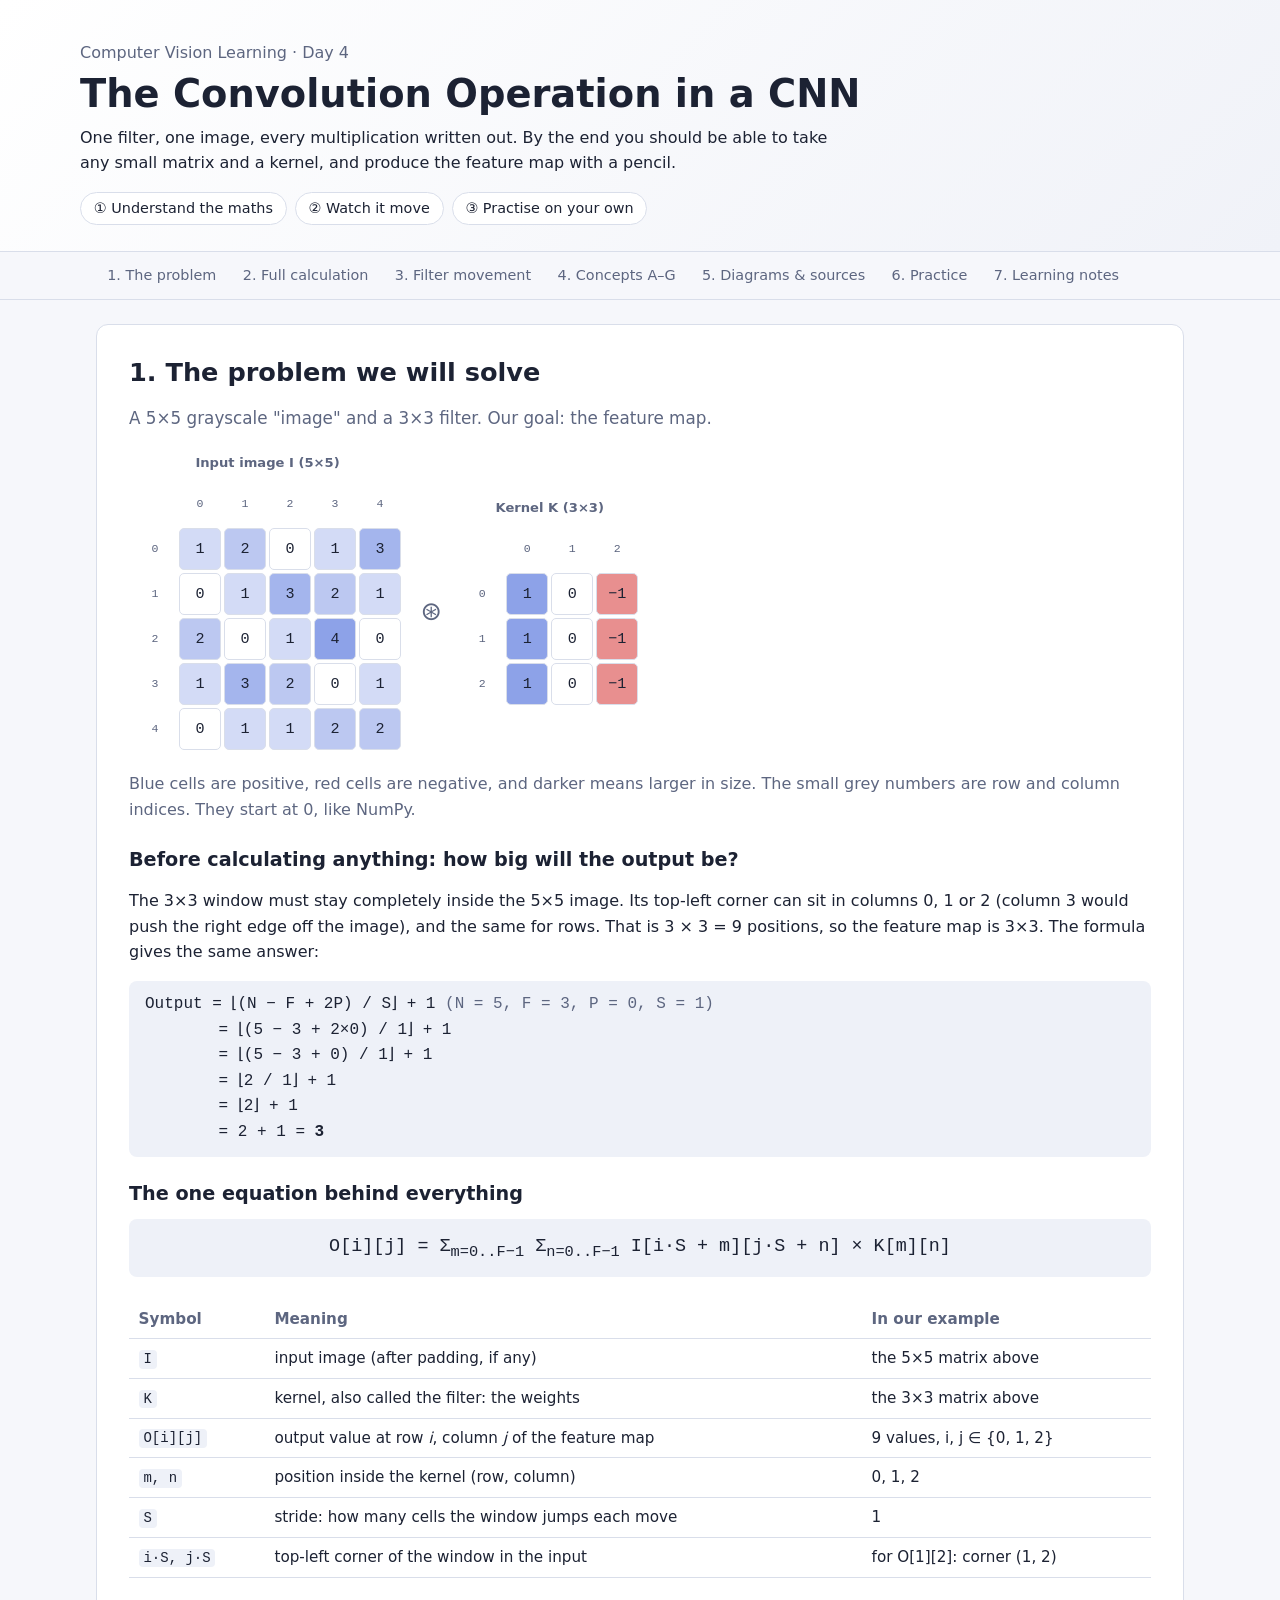
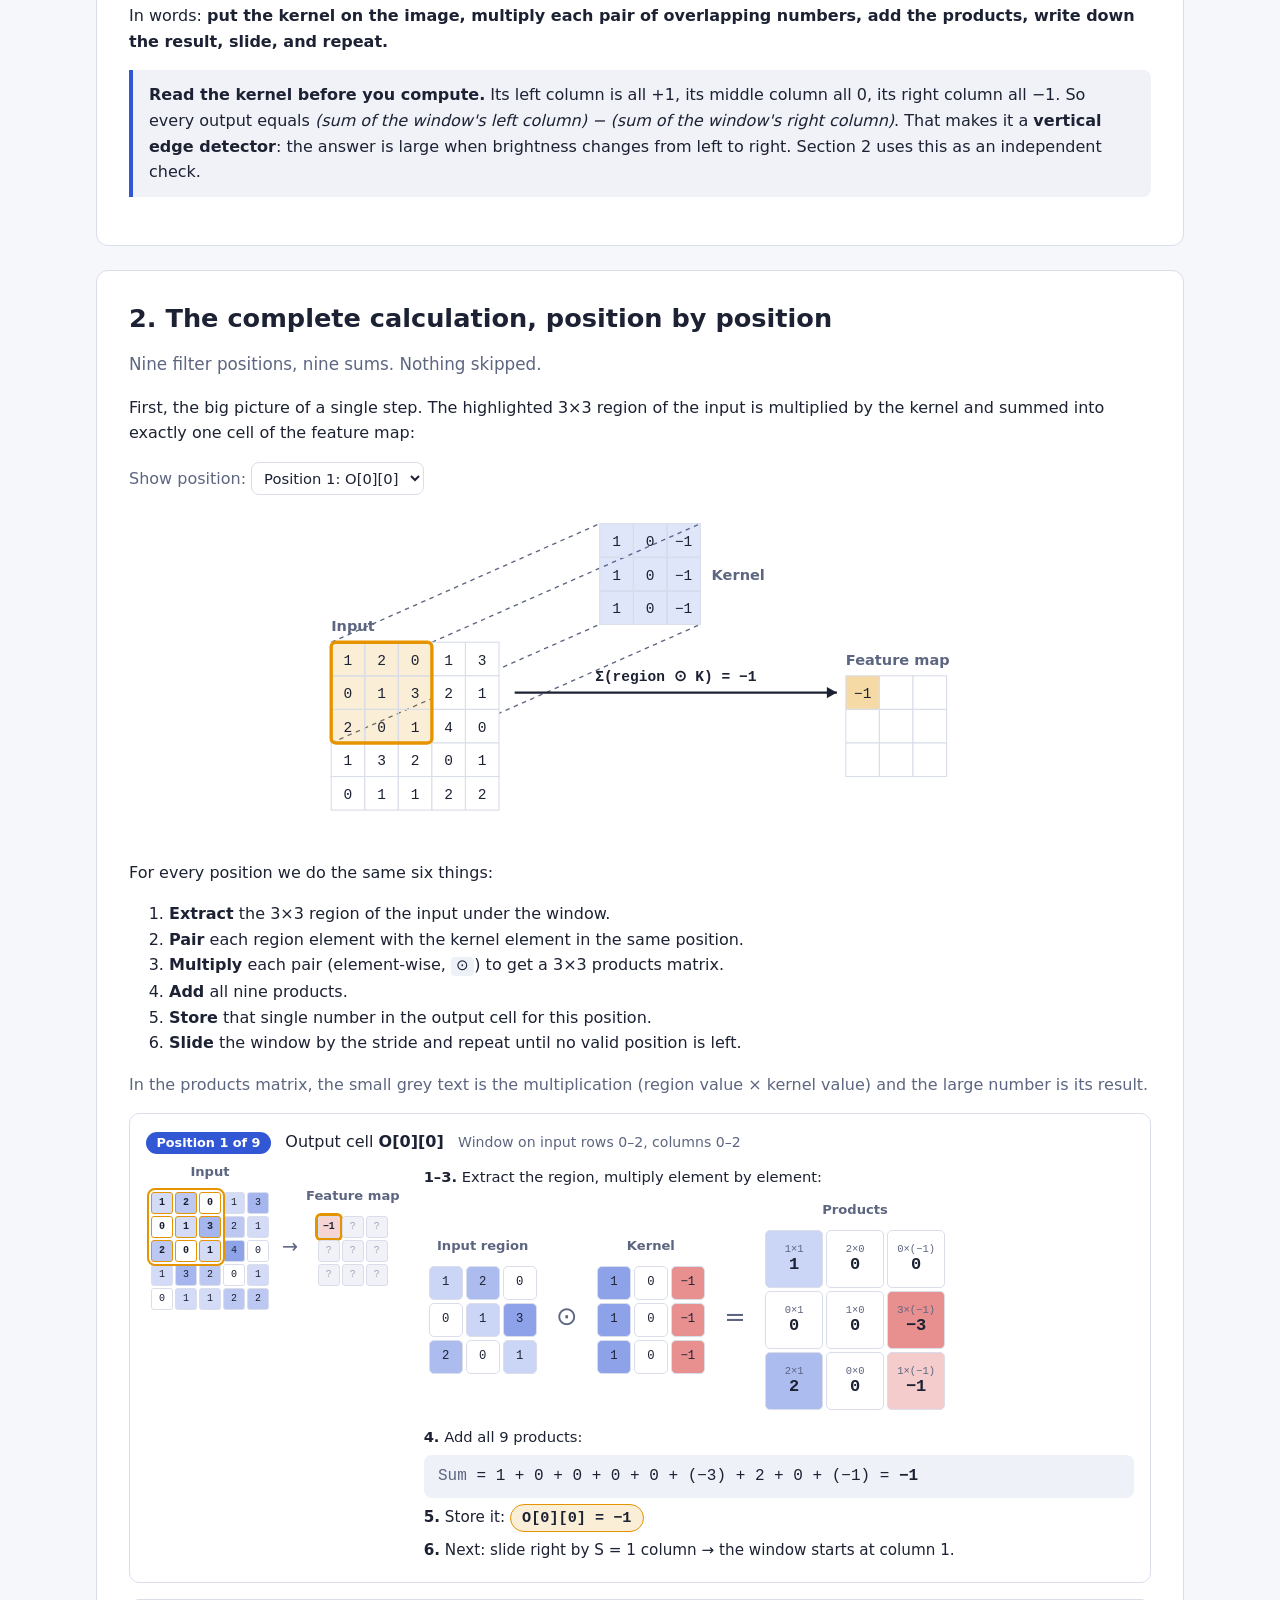
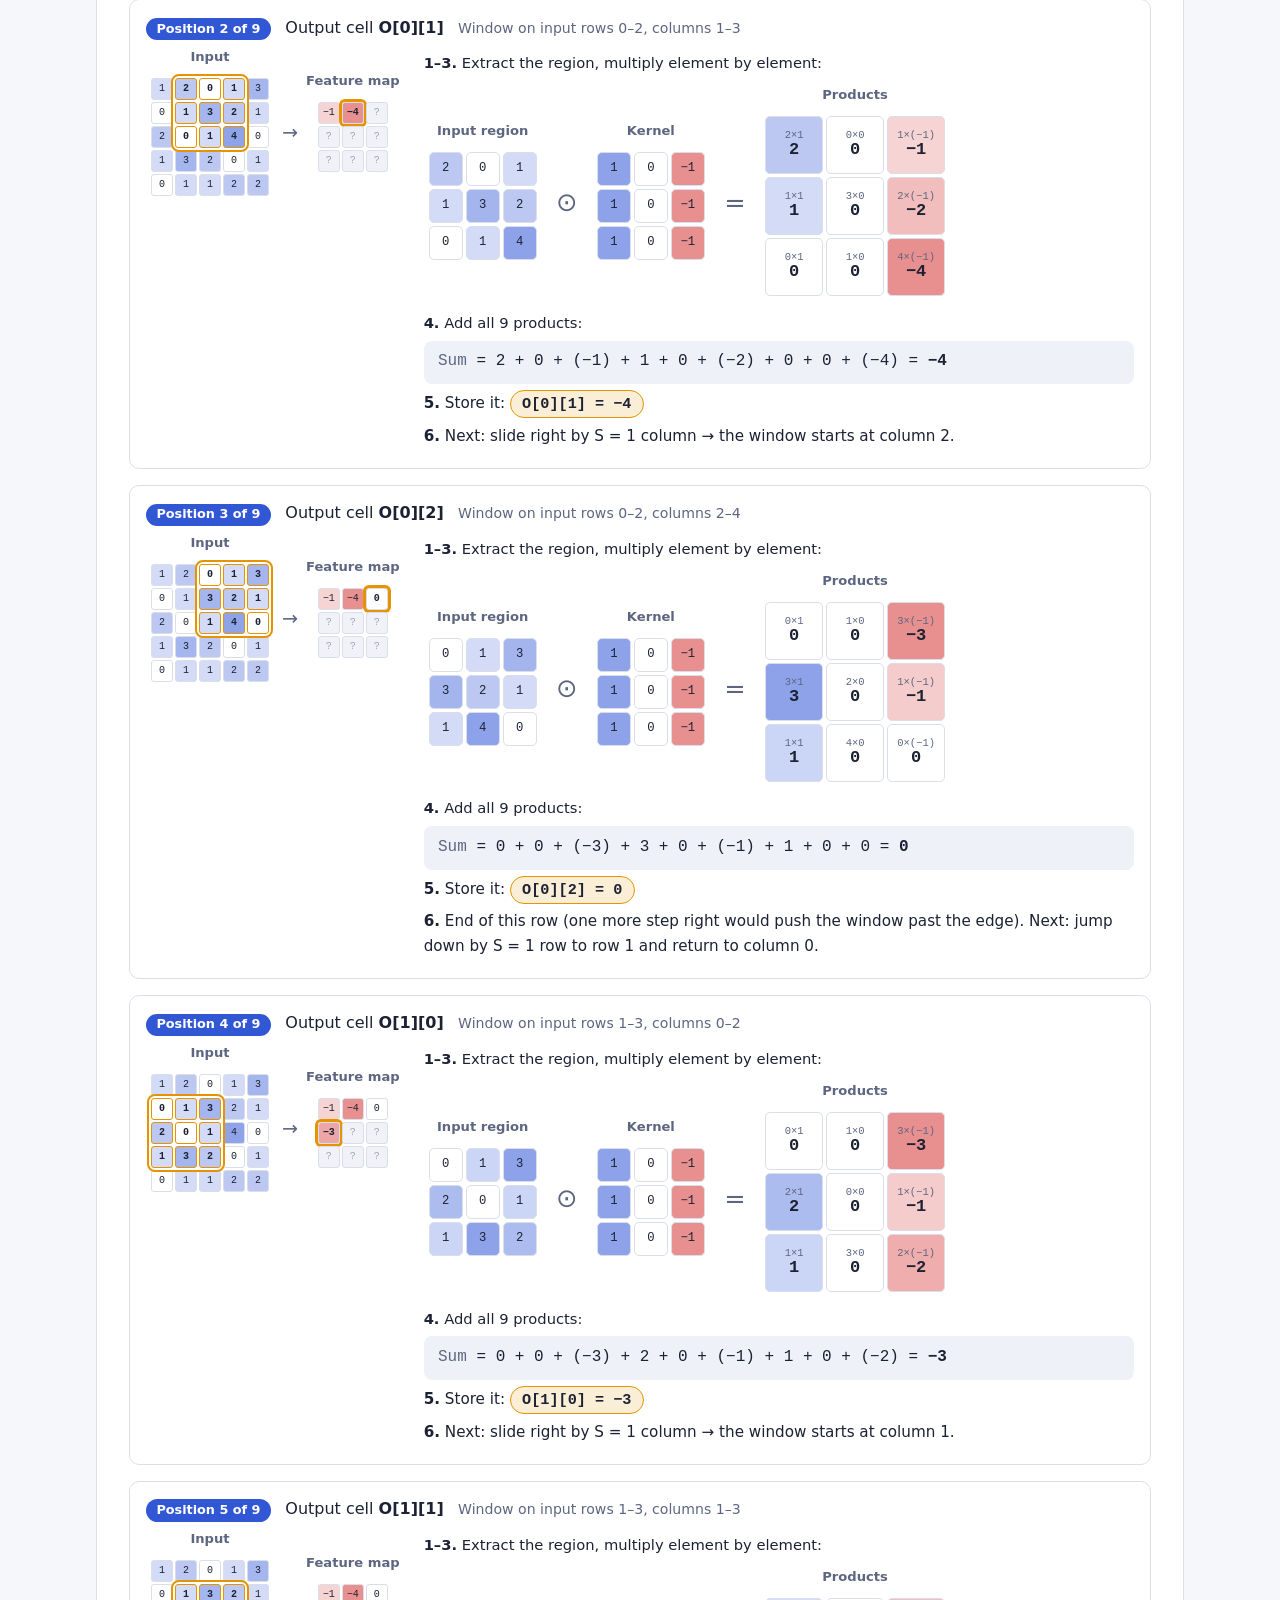
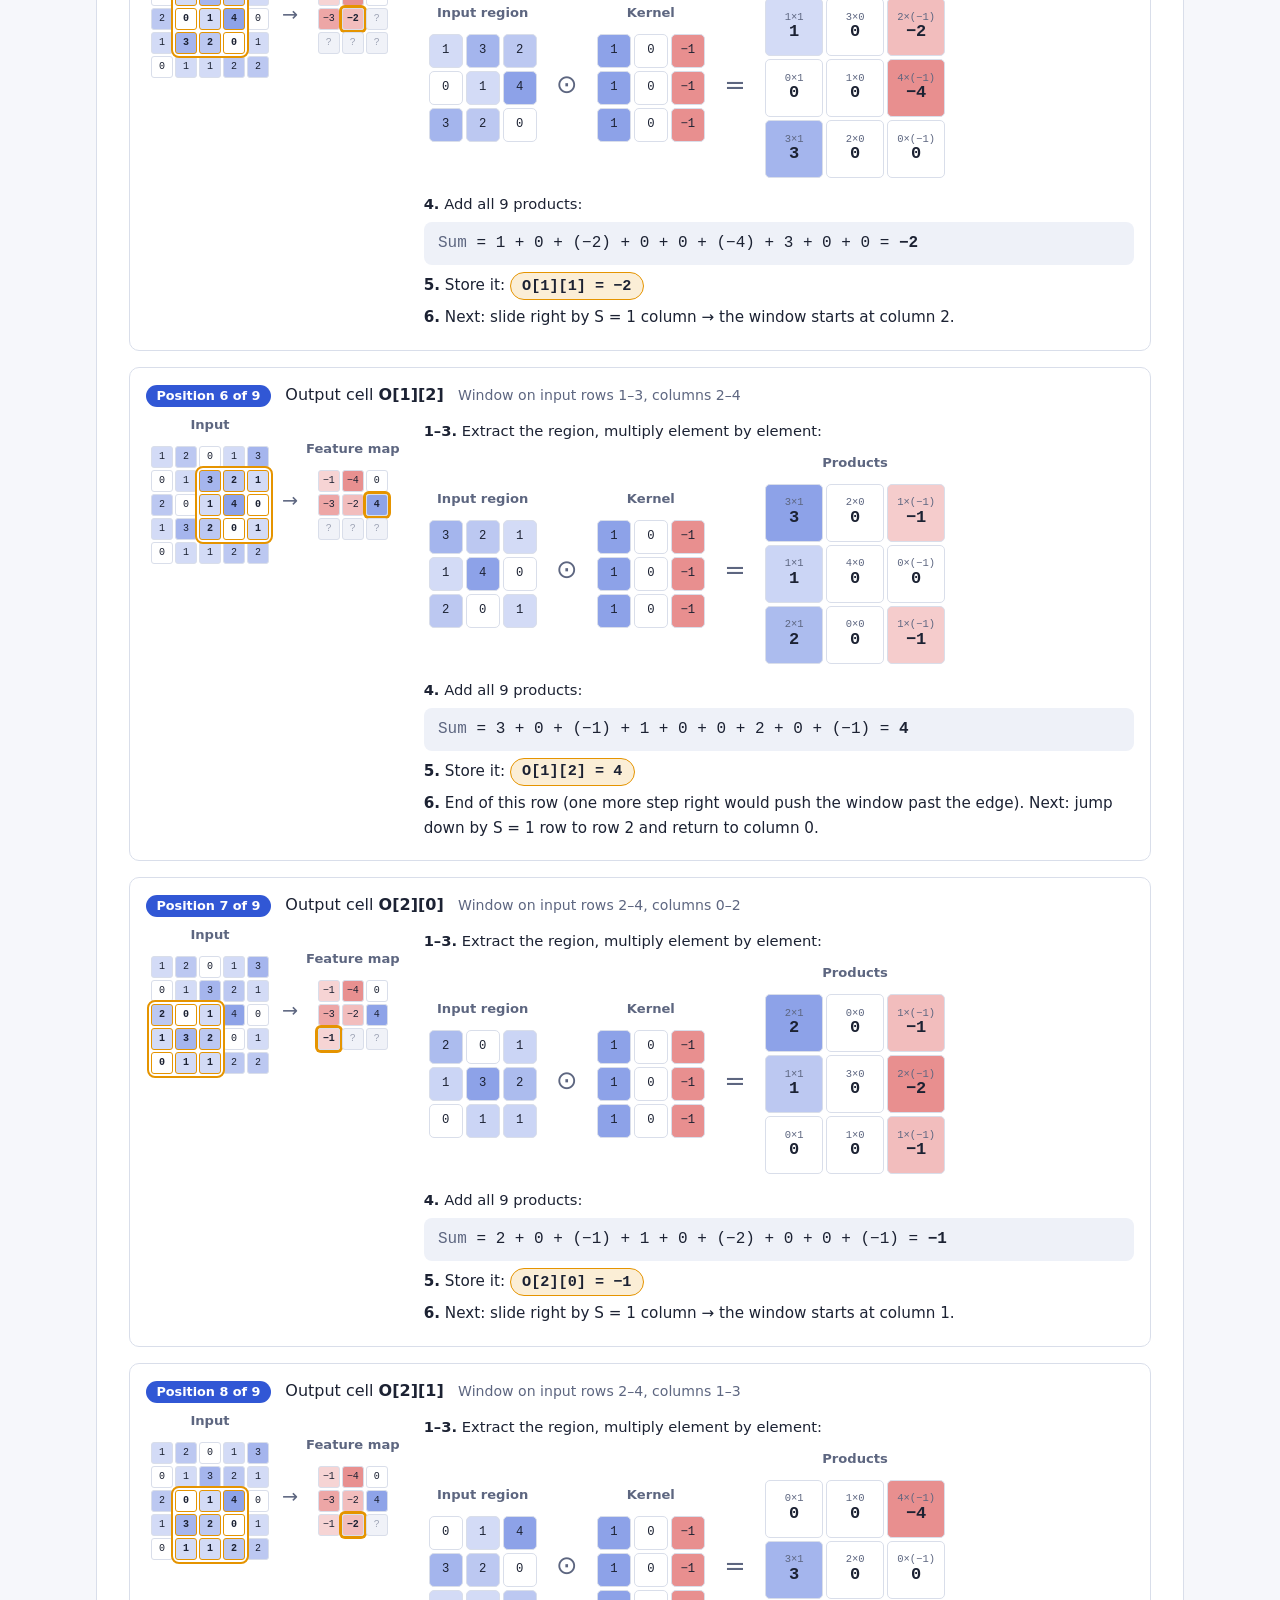
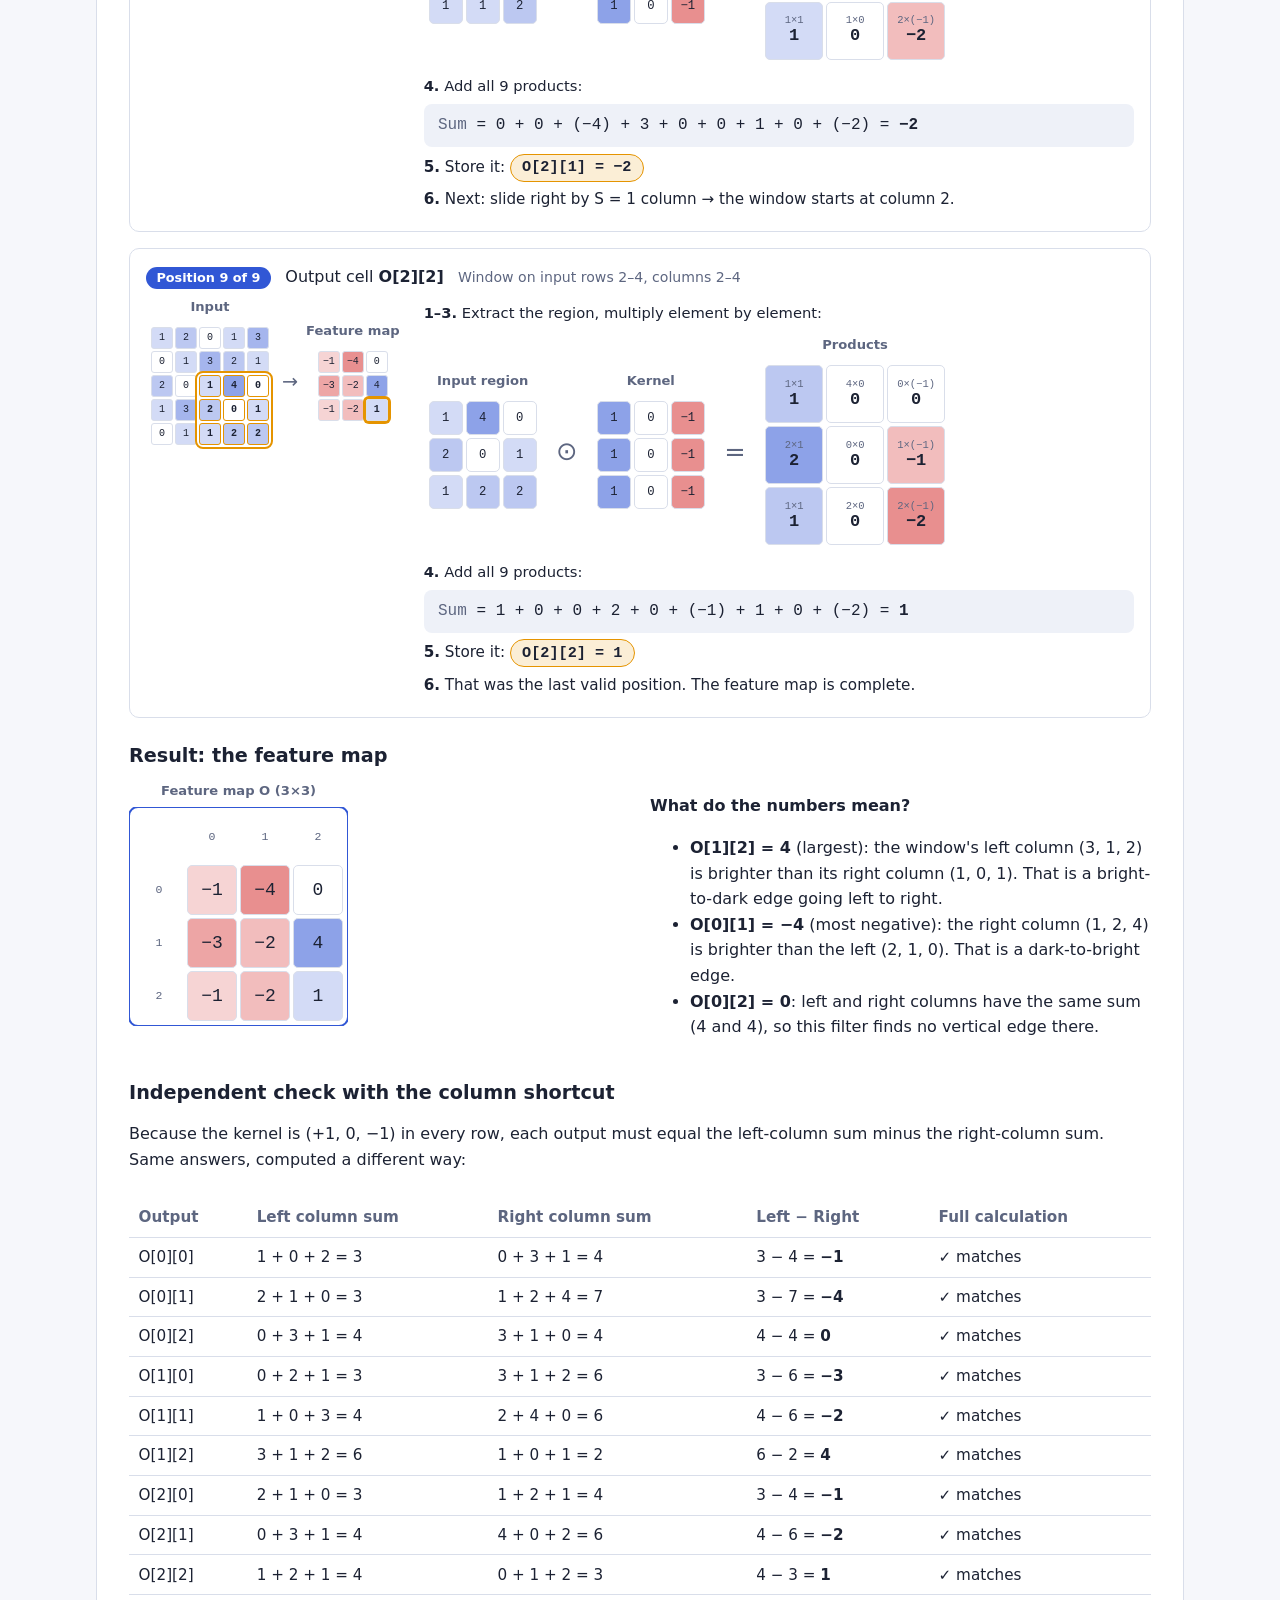
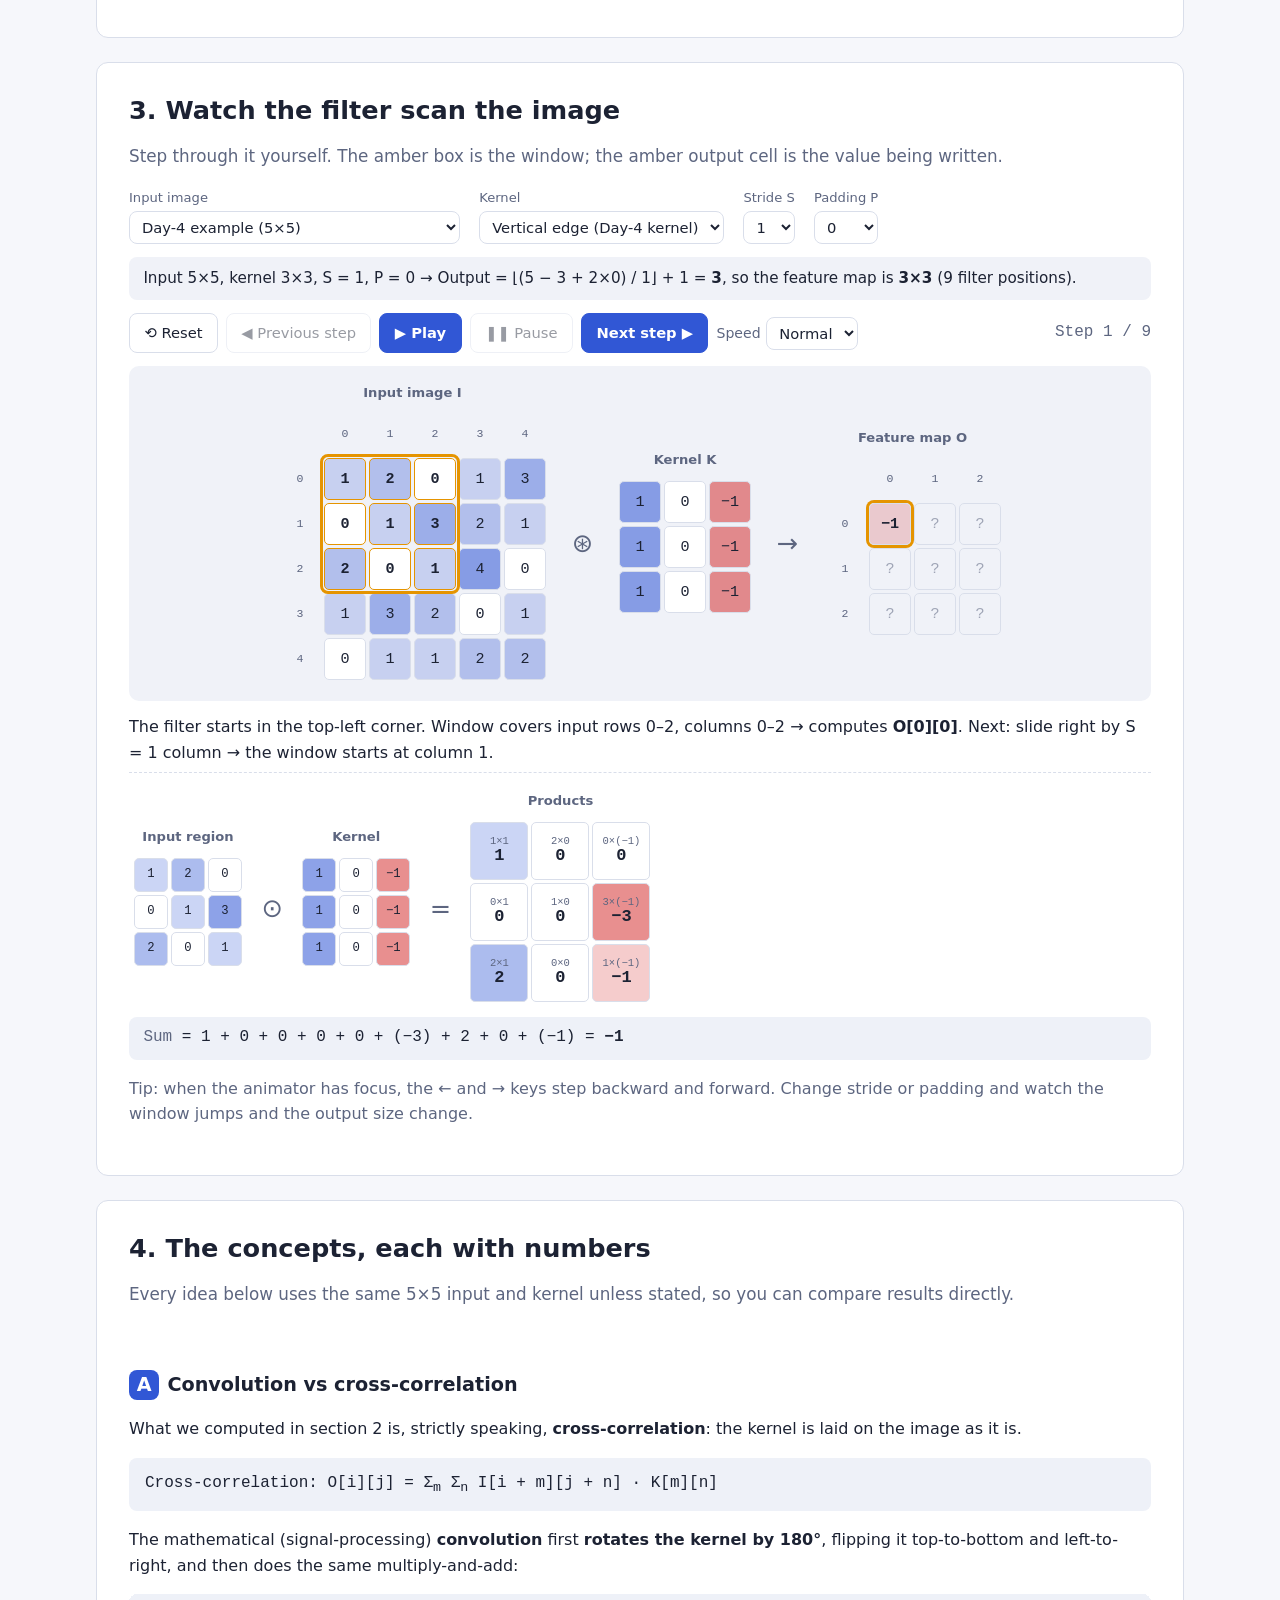
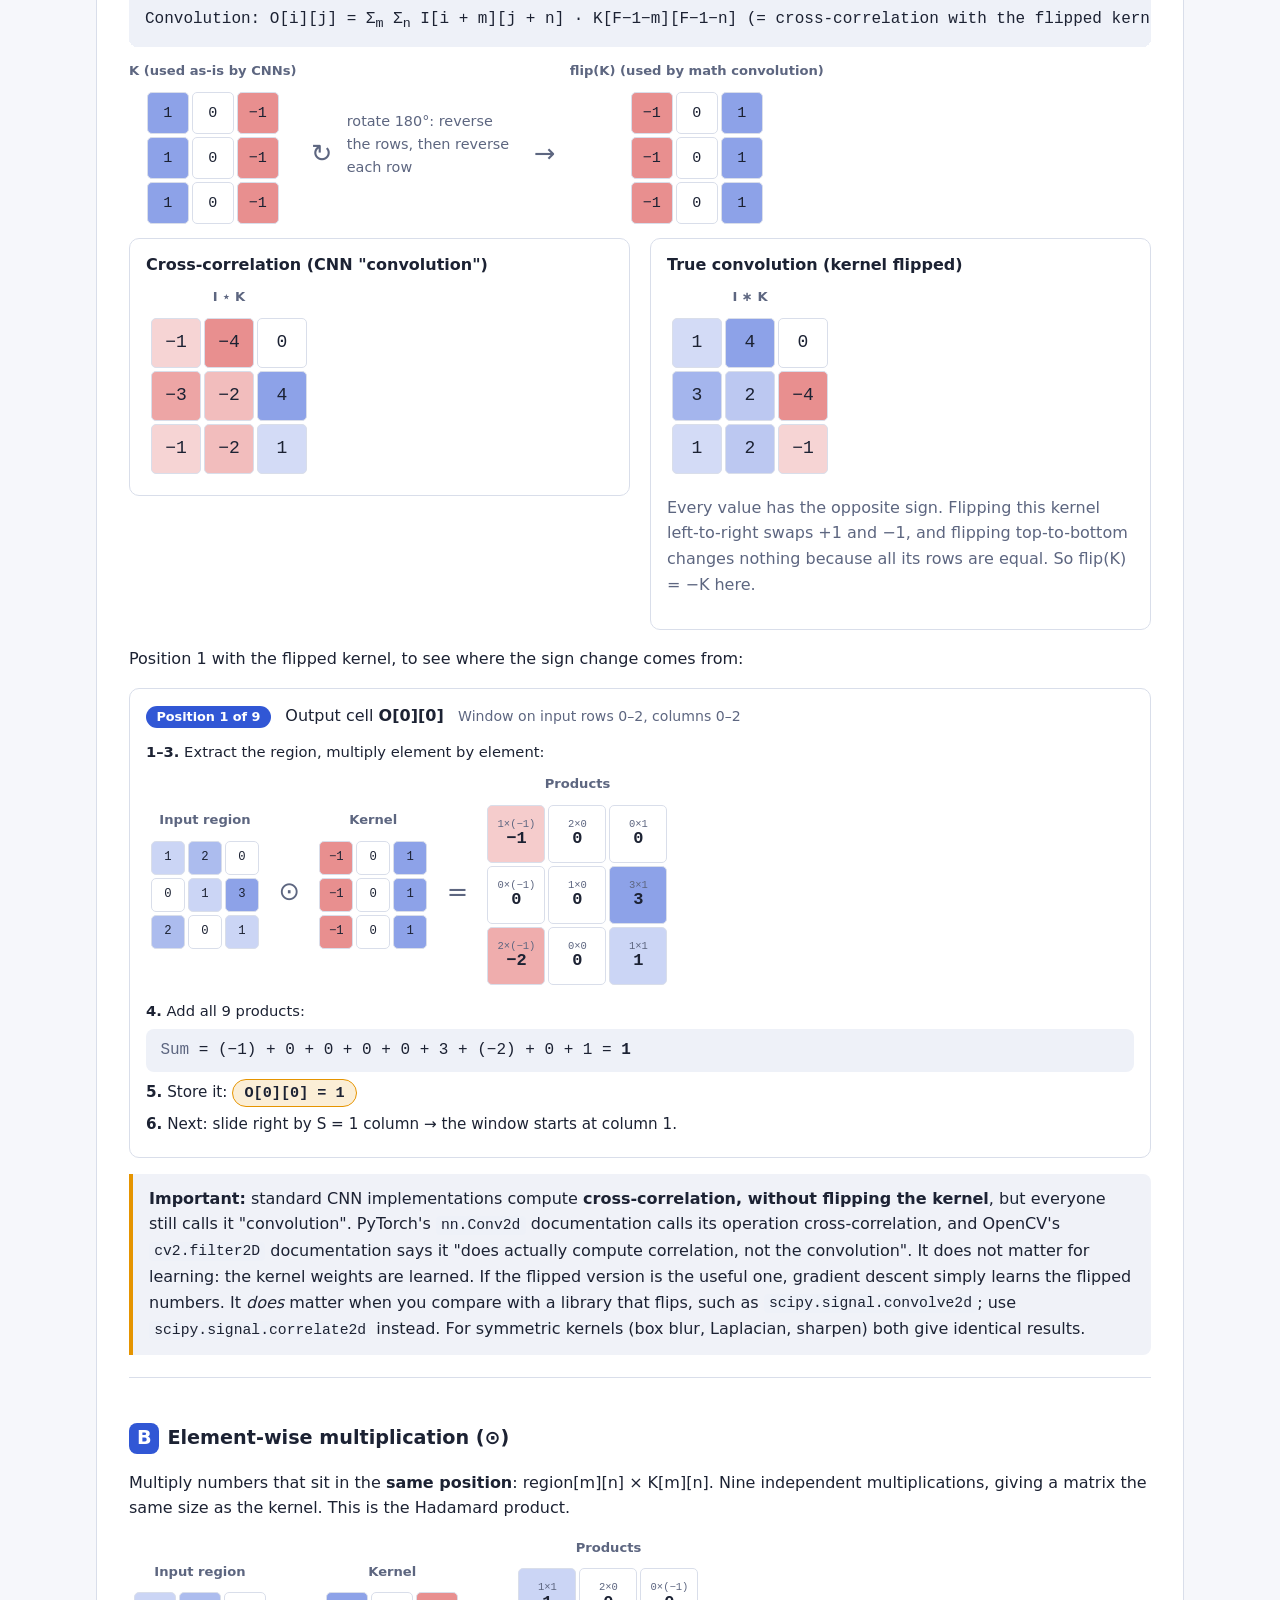
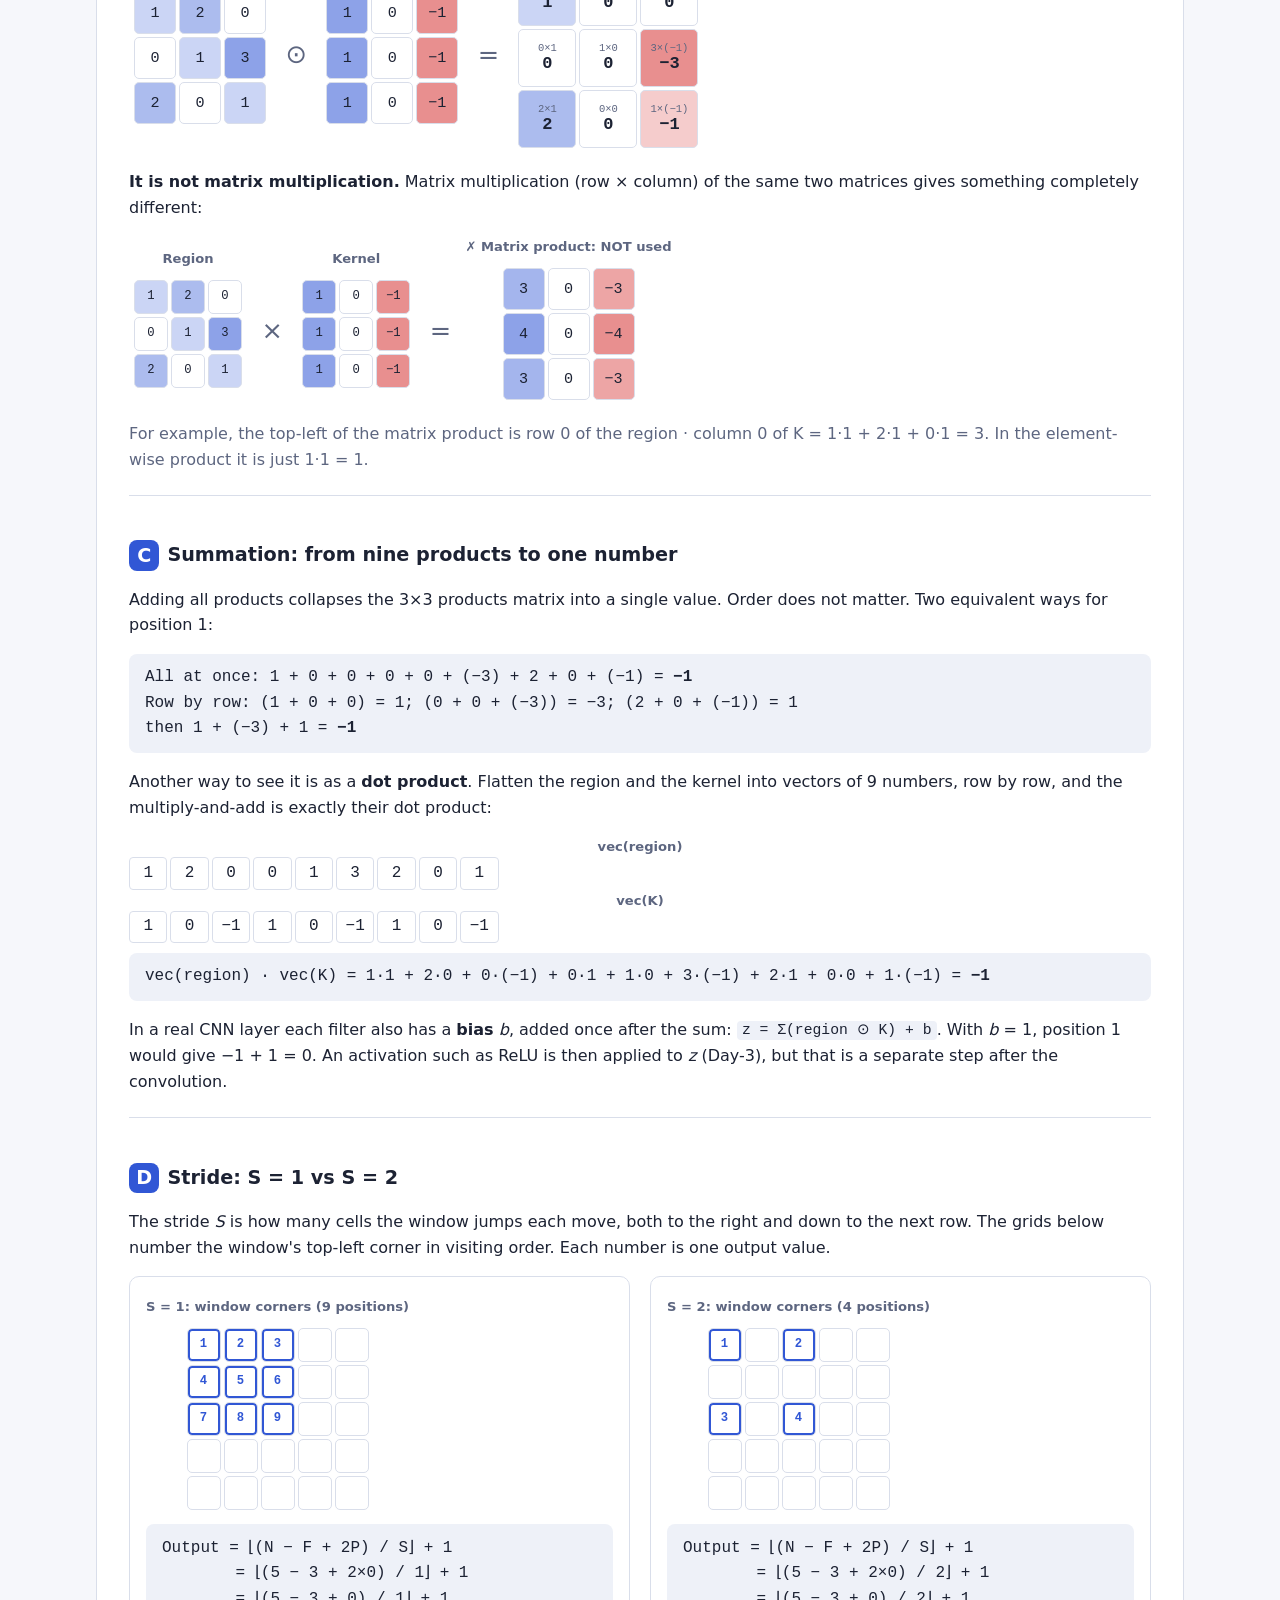
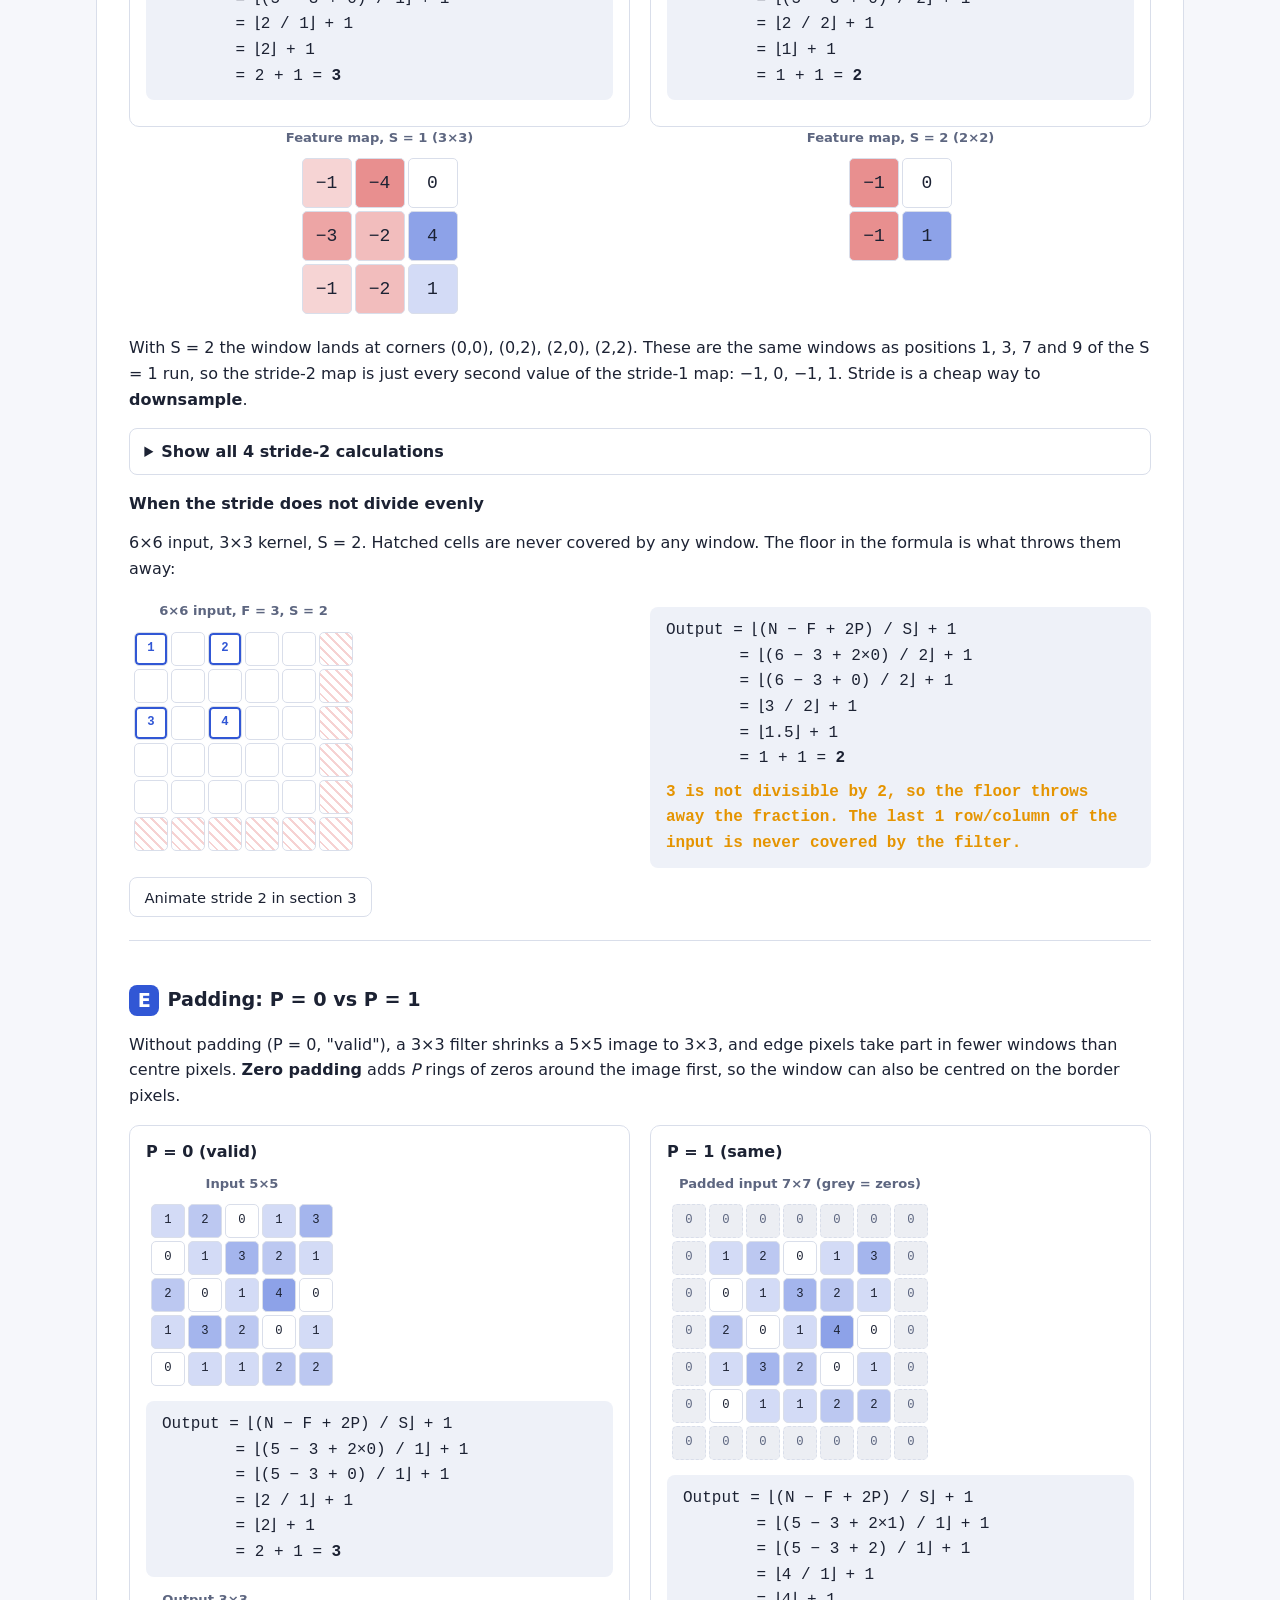
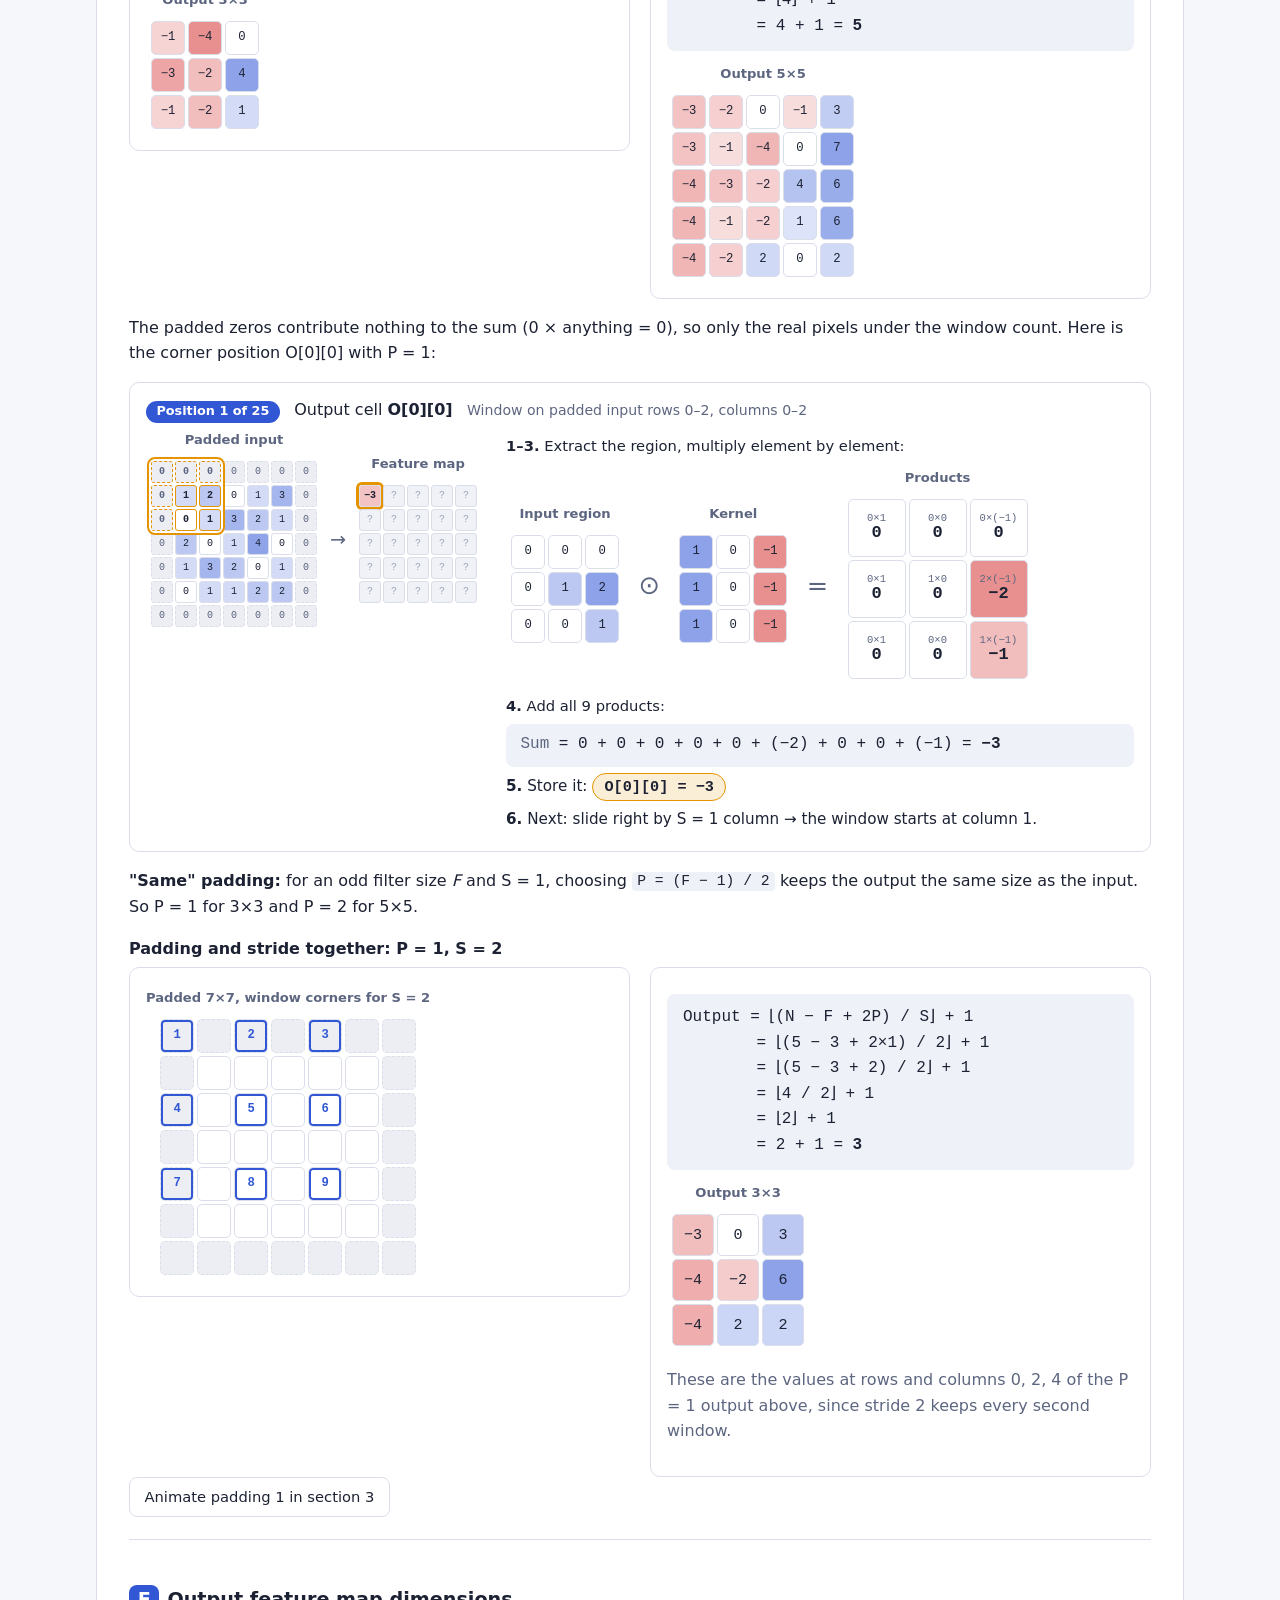
<file: Day-4/convolution_lab.html>
<!doctype html>
<html lang="en">
<head>
  <meta charset="utf-8">
  <meta name="viewport" content="width=device-width, initial-scale=1">
  <title>Convolution Math Lab</title>
  <link rel="icon" href="data:image/svg+xml,%3Csvg xmlns=%27http://www.w3.org/2000/svg%27 viewBox=%270 0 32 32%27%3E%3Crect width=%2732%27 height=%2732%27 rx=%276%27 fill=%27%233157d5%27/%3E%3Cpath d=%27M8 8h16v16H8z%27 fill=%27none%27 stroke=%27%23fff%27 stroke-width=%272%27/%3E%3Cpath d=%27M8 16h16M16 8v16%27 stroke=%27%23fff%27 stroke-width=%271.5%27/%3E%3Crect x=%278%27 y=%278%27 width=%278%27 height=%278%27 fill=%27%23e59400%27/%3E%3C/svg%3E">
  <meta name="description" content="Day-4: how a CNN convolution filter works, calculated step by step, animated, and practised by hand.">
  <link rel="stylesheet" href="assets/styles.css">
</head>
<body>

<header class="hero">
  <div class="hero__inner">
    <p class="muted">Computer Vision Learning · Day 4</p>
    <h1>The Convolution Operation in a CNN</h1>
    <p>One filter, one image, every multiplication written out. By the end you should be able to take any small matrix and a kernel, and produce the feature map with a pencil.</p>
    <div class="path" aria-label="Learning path">
      <span>① Understand the maths</span><span>② Watch it move</span><span>③ Practise on your own</span>
    </div>
  </div>
</header>

<nav class="toc" aria-label="Sections">
  <div class="toc__inner">
    <a href="#setup">1. The problem</a>
    <a href="#worked">2. Full calculation</a>
    <a href="#animate">3. Filter movement</a>
    <a href="#concepts">4. Concepts A–G</a>
    <a href="#visuals">5. Diagrams &amp; sources</a>
    <a href="#practice">6. Practice</a>
    <a href="#notes">7. Learning notes</a>
  </div>
</nav>

<main>

<!-- =============================================================== 1 -->
<section class="card" id="setup">
  <h2>1. The problem we will solve</h2>
  <p class="lead">A 5×5 grayscale "image" and a 3×3 filter. Our goal: the feature map.</p>

  <div class="eq">
    <div id="setup-input"></div>
    <div class="op" aria-hidden="true">⊛</div>
    <div id="setup-kernel"></div>
  </div>
  <p class="muted">Blue cells are positive, red cells are negative, and darker means larger in size. The small grey numbers are row and column indices. They start at 0, like NumPy.</p>

  <h3>Before calculating anything: how big will the output be?</h3>
  <p>The 3×3 window must stay completely inside the 5×5 image. Its top-left corner can sit in columns 0, 1 or 2 (column 3 would push the right edge off the image), and the same for rows. That is 3 × 3 = 9 positions, so the feature map is 3×3. The formula gives the same answer:</p>
  <div id="setup-size"></div>

  <h3>The one equation behind everything</h3>
  <div class="math math--big">O[i][j] = Σ<sub>m=0..F−1</sub> Σ<sub>n=0..F−1</sub> I[i·S + m][j·S + n] × K[m][n]</div>
  <div class="table-wrap">
  <table class="vars">
    <tr><th>Symbol</th><th>Meaning</th><th>In our example</th></tr>
    <tr><td><code>I</code></td><td>input image (after padding, if any)</td><td>the 5×5 matrix above</td></tr>
    <tr><td><code>K</code></td><td>kernel, also called the filter: the weights</td><td>the 3×3 matrix above</td></tr>
    <tr><td><code>O[i][j]</code></td><td>output value at row <i>i</i>, column <i>j</i> of the feature map</td><td>9 values, i, j ∈ {0, 1, 2}</td></tr>
    <tr><td><code>m, n</code></td><td>position inside the kernel (row, column)</td><td>0, 1, 2</td></tr>
    <tr><td><code>S</code></td><td>stride: how many cells the window jumps each move</td><td>1</td></tr>
    <tr><td><code>i·S, j·S</code></td><td>top-left corner of the window in the input</td><td>for O[1][2]: corner (1, 2)</td></tr>
  </table>
  </div>
  <p>In words: <b>put the kernel on the image, multiply each pair of overlapping numbers, add the products, write down the result, slide, and repeat.</b></p>

  <div class="callout">
    <b>Read the kernel before you compute.</b> Its left column is all +1, its middle column all 0, its right column all −1. So every output equals
    <i>(sum of the window's left column) − (sum of the window's right column)</i>.
    That makes it a <b>vertical edge detector</b>: the answer is large when brightness changes from left to right. Section 2 uses this as an independent check.
  </div>
</section>

<!-- =============================================================== 2 -->
<section class="card" id="worked">
  <h2>2. The complete calculation, position by position</h2>
  <p class="lead">Nine filter positions, nine sums. Nothing skipped.</p>

  <p>First, the big picture of a single step. The highlighted 3×3 region of the input is multiplied by the kernel and summed into exactly one cell of the feature map:</p>
  <label class="config" style="display:block">
    <span class="muted">Show position: </span>
    <select id="diagram-pos" class="select"></select>
  </label>
  <div id="worked-diagram"></div>

  <p>For every position we do the same six things:</p>
  <ol>
    <li><b>Extract</b> the 3×3 region of the input under the window.</li>
    <li><b>Pair</b> each region element with the kernel element in the same position.</li>
    <li><b>Multiply</b> each pair (element-wise, <code>⊙</code>) to get a 3×3 products matrix.</li>
    <li><b>Add</b> all nine products.</li>
    <li><b>Store</b> that single number in the output cell for this position.</li>
    <li><b>Slide</b> the window by the stride and repeat until no valid position is left.</li>
  </ol>
  <p class="muted">In the products matrix, the small grey text is the multiplication (region value × kernel value) and the large number is its result.</p>

  <div class="steps" id="worked-steps"></div>

  <h3>Result: the feature map</h3>
  <div class="two-col">
    <div id="worked-final"></div>
    <div>
      <p><b>What do the numbers mean?</b></p>
      <ul>
        <li><b>O[1][2] = 4</b> (largest): the window's left column (3, 1, 2) is brighter than its right column (1, 0, 1). That is a bright-to-dark edge going left to right.</li>
        <li><b>O[0][1] = −4</b> (most negative): the right column (1, 2, 4) is brighter than the left (2, 1, 0). That is a dark-to-bright edge.</li>
        <li><b>O[0][2] = 0</b>: left and right columns have the same sum (4 and 4), so this filter finds no vertical edge there.</li>
      </ul>
    </div>
  </div>

  <h3>Independent check with the column shortcut</h3>
  <p>Because the kernel is (+1, 0, −1) in every row, each output must equal the left-column sum minus the right-column sum. Same answers, computed a different way:</p>
  <div class="table-wrap" id="worked-shortcut"></div>
</section>

<!-- =============================================================== 3 -->
<section class="card" id="animate">
  <h2>3. Watch the filter scan the image</h2>
  <p class="lead">Step through it yourself. The amber box is the window; the amber output cell is the value being written.</p>

  <div class="config" aria-label="Animator settings">
    <label>Input image <select id="cfg-input" class="select"></select></label>
    <label>Kernel <select id="cfg-kernel" class="select"></select></label>
    <label>Stride S
      <select id="cfg-stride" class="select"><option value="1">1</option><option value="2">2</option></select>
    </label>
    <label>Padding P
      <select id="cfg-padding" class="select"><option value="0">0</option><option value="1">1</option></select>
    </label>
  </div>
  <div id="kernel-editor-wrap" hidden>
    <p class="muted" style="margin:0 0 .3rem">Type your own kernel weights (negative numbers allowed):</p>
    <div class="kernel-editor" id="kernel-editor"></div>
  </div>

  <div id="stepper" tabindex="-1"></div>
  <p class="muted">Tip: when the animator has focus, the ← and → keys step backward and forward. Change stride or padding and watch the window jumps and the output size change.</p>
</section>

<!-- =============================================================== 4 -->
<section class="card" id="concepts">
  <h2>4. The concepts, each with numbers</h2>
  <p class="lead">Every idea below uses the same 5×5 input and kernel unless stated, so you can compare results directly.</p>

  <!-- A -->
  <div class="concept" id="concept-a">
    <h3><span class="concept__tag">A</span>Convolution vs cross-correlation</h3>
    <p>What we computed in section 2 is, strictly speaking, <b>cross-correlation</b>: the kernel is laid on the image as it is.</p>
    <div class="math">Cross-correlation:  O[i][j] = Σ<sub>m</sub> Σ<sub>n</sub> I[i + m][j + n] · K[m][n]</div>
    <p>The mathematical (signal-processing) <b>convolution</b> first <b>rotates the kernel by 180°</b>, flipping it top-to-bottom and left-to-right, and then does the same multiply-and-add:</p>
    <div class="math">Convolution:  O[i][j] = Σ<sub>m</sub> Σ<sub>n</sub> I[i + m][j + n] · K[F−1−m][F−1−n]   (= cross-correlation with the flipped kernel)</div>
    <div class="eq" id="concept-a-kernels"></div>
    <div class="two-col" id="concept-a-outputs"></div>
    <p>Position 1 with the flipped kernel, to see where the sign change comes from:</p>
    <div id="concept-a-step"></div>
    <div class="callout callout--warn">
      <b>Important:</b> standard CNN implementations compute <b>cross-correlation, without flipping the kernel</b>, but everyone still calls it "convolution".
      PyTorch's <code>nn.Conv2d</code> documentation calls its operation cross-correlation, and OpenCV's <code>cv2.filter2D</code> documentation says it "does actually compute correlation, not the convolution".
      It does not matter for learning: the kernel weights are learned. If the flipped version is the useful one, gradient descent simply learns the flipped numbers.
      It <i>does</i> matter when you compare with a library that flips, such as <code>scipy.signal.convolve2d</code>; use <code>scipy.signal.correlate2d</code> instead.
      For symmetric kernels (box blur, Laplacian, sharpen) both give identical results.
    </div>
  </div>

  <!-- B -->
  <div class="concept" id="concept-b">
    <h3><span class="concept__tag">B</span>Element-wise multiplication (⊙)</h3>
    <p>Multiply numbers that sit in the <b>same position</b>: region[m][n] × K[m][n]. Nine independent multiplications, giving a matrix the same size as the kernel. This is the Hadamard product.</p>
    <div id="concept-b-good"></div>
    <p><b>It is not matrix multiplication.</b> Matrix multiplication (row × column) of the same two matrices gives something completely different:</p>
    <div id="concept-b-bad"></div>
    <p class="muted">For example, the top-left of the matrix product is row 0 of the region · column 0 of K = 1·1 + 2·1 + 0·1 = 3. In the element-wise product it is just 1·1 = 1.</p>
  </div>

  <!-- C -->
  <div class="concept" id="concept-c">
    <h3><span class="concept__tag">C</span>Summation: from nine products to one number</h3>
    <p>Adding all products collapses the 3×3 products matrix into a single value. Order does not matter. Two equivalent ways for position 1:</p>
    <div id="concept-c-sum"></div>
    <p>Another way to see it is as a <b>dot product</b>. Flatten the region and the kernel into vectors of 9 numbers, row by row, and the multiply-and-add is exactly their dot product:</p>
    <div id="concept-c-dot"></div>
    <p>In a real CNN layer each filter also has a <b>bias</b> <i>b</i>, added once after the sum: <code>z = Σ(region ⊙ K) + b</code>. With <i>b</i> = 1, position 1 would give −1 + 1 = 0. An activation such as ReLU is then applied to <i>z</i> (Day-3), but that is a separate step after the convolution.</p>
  </div>

  <!-- D -->
  <div class="concept" id="concept-d">
    <h3><span class="concept__tag">D</span>Stride: S = 1 vs S = 2</h3>
    <p>The stride <i>S</i> is how many cells the window jumps each move, both to the right and down to the next row. The grids below number the window's top-left corner in visiting order. Each number is one output value.</p>
    <div class="two-col" id="concept-d-maps"></div>
    <div class="two-col" id="concept-d-outputs"></div>
    <p>With S = 2 the window lands at corners (0,0), (0,2), (2,0), (2,2). These are the same windows as positions 1, 3, 7 and 9 of the S = 1 run, so the stride-2 map is just every second value of the stride-1 map: −1, 0, −1, 1. Stride is a cheap way to <b>downsample</b>.</p>
    <details class="qa">
      <summary>Show all 4 stride-2 calculations</summary>
      <div class="steps" id="concept-d-steps"></div>
    </details>
    <h4>When the stride does not divide evenly</h4>
    <p>6×6 input, 3×3 kernel, S = 2. Hatched cells are never covered by any window. The floor in the formula is what throws them away:</p>
    <div class="two-col" id="concept-d-uneven"></div>
    <button type="button" class="btn" data-load='{"input":"day4","kernel":"vertical","stride":2,"padding":0}'>Animate stride 2 in section 3</button>
  </div>

  <!-- E -->
  <div class="concept" id="concept-e">
    <h3><span class="concept__tag">E</span>Padding: P = 0 vs P = 1</h3>
    <p>Without padding (P = 0, "valid"), a 3×3 filter shrinks a 5×5 image to 3×3, and edge pixels take part in fewer windows than centre pixels. <b>Zero padding</b> adds <i>P</i> rings of zeros around the image first, so the window can also be centred on the border pixels.</p>
    <div class="two-col" id="concept-e-grids"></div>
    <p>The padded zeros contribute nothing to the sum (0 × anything = 0), so only the real pixels under the window count. Here is the corner position O[0][0] with P = 1:</p>
    <div id="concept-e-step"></div>
    <p><b>"Same" padding:</b> for an odd filter size <i>F</i> and S = 1, choosing <code>P = (F − 1) / 2</code> keeps the output the same size as the input. So P = 1 for 3×3 and P = 2 for 5×5.</p>
    <h4>Padding and stride together: P = 1, S = 2</h4>
    <div class="two-col" id="concept-e-both"></div>
    <button type="button" class="btn" data-load='{"input":"day4","kernel":"vertical","stride":1,"padding":1}'>Animate padding 1 in section 3</button>
  </div>

  <!-- F -->
  <div class="concept" id="concept-f">
    <h3><span class="concept__tag">F</span>Output feature map dimensions</h3>
    <div class="math math--big">Output Size = ⌊(N − F + 2P) / S⌋ + 1</div>
    <div class="table-wrap">
    <table class="vars">
      <tr><th>Variable</th><th>Meaning</th><th>Why it is in the formula</th></tr>
      <tr><td><b>N</b></td><td>input size (height or width)</td><td>the space available</td></tr>
      <tr><td><b>F</b></td><td>filter (kernel) size</td><td>the window needs F cells, so the corner can only move N − F cells</td></tr>
      <tr><td><b>P</b></td><td>padding on each side</td><td>adds P cells on the left and P on the right, so 2P</td></tr>
      <tr><td><b>S</b></td><td>stride</td><td>the corner moves S cells per jump, so we count jumps by dividing by S</td></tr>
      <tr><td><b>⌊ ⌋</b></td><td>floor (round down)</td><td>a partial jump would push the window off the image, so it is not allowed</td></tr>
      <tr><td><b>+ 1</b></td><td>the starting position</td><td>the window's first position at column 0 counts, before any jump</td></tr>
    </table>
    </div>
    <p><b>Derivation in one line:</b> the padded input has N + 2P cells. The window's corner can go from 0 up to (N + 2P) − F. Counting positions in steps of S gives ⌊((N + 2P) − F) / S⌋ jumps, plus the starting position.</p>
    <p>Use it separately for height and width. Example: a 5×7 input, F = 3, P = 0, S = 2 → height ⌊(5 − 3)/2⌋ + 1 = 2, width ⌊(7 − 3)/2⌋ + 1 = 3, so the output is <b>2×3</b>.</p>
    <h4>Worked calculations</h4>
    <div class="table-wrap" id="concept-f-table"></div>
    <h4>Try it: formula calculator</h4>
    <div class="panel" id="concept-f-calc"></div>
  </div>

  <!-- G -->
  <div class="concept" id="concept-g">
    <h3><span class="concept__tag">G</span>Multiple filters → multiple feature maps</h3>
    <p>One filter detects one kind of pattern and produces <b>one</b> feature map. A convolution layer runs <b>K</b> different filters over the same input and stacks the K feature maps into an output volume of depth K.</p>
    <div id="concept-g-maps"></div>
    <p>Filter 1 responds to vertical edges and filter 2 to horizontal edges. Look at O[1][2]: 4 for vertical, 3 for horizontal. That region has both kinds of change.</p>
    <div class="volume" id="concept-g-volume"></div>
    <div class="math">Output volume = H<sub>out</sub> × W<sub>out</sub> × (number of filters)   →   3 × 3 × 2</div>
    <div class="math">Parameters = (number of filters) × (F × F × C + 1)   →   2 × (3 × 3 × 1 + 1) = 20</div>
    <p class="muted">C = number of input channels (1 for grayscale, 3 for RGB). The +1 is each filter's bias.</p>

    <h4>Going further: a multi-channel input</h4>
    <p>For an RGB image every filter is F × F × C. Each channel is multiplied by its own kernel slice, <b>all</b> the products of all channels are added, plus one bias, giving <b>one</b> number. A 2-channel example (2×2 kernel slices, bias = 1):</p>
    <div id="concept-g-multi"></div>
  </div>
</section>

<!-- =============================================================== 5 -->
<section class="card" id="visuals">
  <h2>5. Diagrams from trusted sources</h2>
  <p class="lead">Each picture below shows one of the ideas above. Check every one with the formula. The images load from the original sites; if you are offline, the recreated version on this page is linked instead.</p>

  <div class="resources">
    <article class="res">
      <h4>How the kernel produces one output value</h4>
      <div class="res__img">
        <img loading="lazy" alt="A 3 by 3 filter placed over the top-left of a 6 by 6 input; dashed lines connect the region to the filter and an arrow points to one highlighted cell of a 4 by 4 output"
             src="https://stanford.edu/~shervine/teaching/cs-230/illustrations/convolution-layer-a.png"
             onerror="this.closest('.res').classList.add('is-broken')">
        <p class="res__fallback">Image unavailable offline. The same idea, with real numbers: <a href="#worked">section 2 diagram</a>.</p>
      </div>
      <p>A 3×3 filter over a 6×6 input gives a 4×4 output. Check: ⌊(6 − 3 + 0)/1⌋ + 1 = 4. The highlighted output cell is the sum of the region ⊙ filter.</p>
      <p class="res__src">Source: Afshine &amp; Shervine Amidi, <a href="https://stanford.edu/~shervine/teaching/cs-230/cheatsheet-convolutional-neural-networks" target="_blank" rel="noopener">Stanford CS230 CNN Cheatsheet</a> (MIT licence).</p>
    </article>

    <article class="res">
      <h4>Stride: how far the window jumps</h4>
      <div class="res__img">
        <img loading="lazy" alt="A one-dimensional row of 7 cells with a 3-cell filter shown at three positions, each shifted right by S"
             src="https://stanford.edu/~shervine/teaching/cs-230/illustrations/stride.png"
             onerror="this.closest('.res').classList.add('is-broken')">
        <p class="res__fallback">Image unavailable offline. See the <a href="#concept-d">stride visiting maps</a>.</p>
      </div>
      <p>A 1-D view: a 3-cell filter on 7 cells with S = 2 visits positions 0, 2, 4. Check: ⌊(7 − 3)/2⌋ + 1 = 3 positions.</p>
      <p class="res__src">Source: <a href="https://stanford.edu/~shervine/teaching/cs-230/cheatsheet-convolutional-neural-networks#filter" target="_blank" rel="noopener">Stanford CS230 CNN Cheatsheet, "Filter hyperparameters"</a>.</p>
    </article>

    <article class="res">
      <h4>Padding modes: valid, same, full</h4>
      <div class="res__img res__img--row">
        <img loading="lazy" alt="Valid padding: no padding" src="https://stanford.edu/~shervine/teaching/cs-230/illustrations/padding-valid-a.png" onerror="this.closest('.res').classList.add('is-broken')">
        <img loading="lazy" alt="Same padding: zeros added so output size equals input size" src="https://stanford.edu/~shervine/teaching/cs-230/illustrations/padding-same-a.png" onerror="this.closest('.res').classList.add('is-broken')">
        <img loading="lazy" alt="Full padding: F minus 1 rings of zeros" src="https://stanford.edu/~shervine/teaching/cs-230/illustrations/padding-full-a.png" onerror="this.closest('.res').classList.add('is-broken')">
        <p class="res__fallback">Images unavailable offline. See <a href="#concept-e">concept E</a>.</p>
      </div>
      <ul>
        <li><b>Valid</b>: P = 0, the output shrinks.</li>
        <li><b>Same</b>: P = (F − 1)/2, the output has the same size as the input.</li>
        <li><b>Full</b>: P = F − 1, every pixel is seen by every kernel weight, and the output grows: N + F − 1.</li>
      </ul>
      <p class="res__src">Source: <a href="https://stanford.edu/~shervine/teaching/cs-230/cheatsheet-convolutional-neural-networks#filter" target="_blank" rel="noopener">Stanford CS230 CNN Cheatsheet, "Zero-padding"</a>.</p>
    </article>

    <article class="res">
      <h4>K filters → K feature maps</h4>
      <div class="res__img">
        <img loading="lazy" alt="Filter 1, Filter 2 up to Filter K, each a block of size F by F by C"
             src="https://stanford.edu/~shervine/teaching/cs-230/illustrations/dimensions-filter-en.png"
             onerror="this.closest('.res').classList.add('is-broken')">
        <p class="res__fallback">Image unavailable offline. See <a href="#concept-g">concept G</a>.</p>
      </div>
      <p>Each filter is F × F × C (its depth matches the input's channels). K filters give an output of depth K, and K × (F·F·C + 1) parameters.</p>
      <p class="res__src">Source: <a href="https://stanford.edu/~shervine/teaching/cs-230/cheatsheet-convolutional-neural-networks#filter" target="_blank" rel="noopener">Stanford CS230 CNN Cheatsheet, "Dimensions of a filter"</a>.</p>
    </article>

    <article class="res">
      <h4>Animated: no padding, stride 1</h4>
      <div class="res__img">
        <img loading="lazy" alt="Animation: a 3 by 3 kernel slides over a 4 by 4 blue input, producing a 2 by 2 cyan output"
             src="https://raw.githubusercontent.com/vdumoulin/conv_arithmetic/master/gif/no_padding_no_strides.gif"
             onerror="this.closest('.res').classList.add('is-broken')">
        <p class="res__fallback">Animation unavailable offline. Use the <a href="#animate">animator in section 3</a>.</p>
      </div>
      <p>Blue (bottom) = input 4×4, cyan (top) = output. N = 4, F = 3, P = 0, S = 1 → ⌊(4 − 3)/1⌋ + 1 = <b>2</b>, so 2×2.</p>
      <p class="res__src">Source: V. Dumoulin &amp; F. Visin, <a href="https://github.com/vdumoulin/conv_arithmetic" target="_blank" rel="noopener">conv_arithmetic</a> (MIT licence), from <a href="https://arxiv.org/abs/1603.07285" target="_blank" rel="noopener">"A guide to convolution arithmetic for deep learning"</a>.</p>
    </article>

    <article class="res">
      <h4>Animated: stride 2</h4>
      <div class="res__img">
        <img loading="lazy" alt="Animation: a 3 by 3 kernel jumps two cells at a time over a 5 by 5 input, producing a 2 by 2 output"
             src="https://raw.githubusercontent.com/vdumoulin/conv_arithmetic/master/gif/no_padding_strides.gif"
             onerror="this.closest('.res').classList.add('is-broken')">
        <p class="res__fallback">Animation unavailable offline. Set stride 2 in the <a href="#animate">animator</a>.</p>
      </div>
      <p>N = 5, F = 3, P = 0, S = 2 → ⌊(5 − 3)/2⌋ + 1 = <b>2</b>. This is exactly our <a href="#concept-d">stride-2 example</a>.</p>
      <p class="res__src">Source: <a href="https://github.com/vdumoulin/conv_arithmetic" target="_blank" rel="noopener">vdumoulin/conv_arithmetic</a>.</p>
    </article>

    <article class="res">
      <h4>Animated: "same" padding (P = 1)</h4>
      <div class="res__img">
        <img loading="lazy" alt="Animation: a 5 by 5 input with a dashed ring of zero padding; a 3 by 3 kernel produces a 5 by 5 output"
             src="https://raw.githubusercontent.com/vdumoulin/conv_arithmetic/master/gif/same_padding_no_strides.gif"
             onerror="this.closest('.res').classList.add('is-broken')">
        <p class="res__fallback">Animation unavailable offline. Set padding 1 in the <a href="#animate">animator</a>.</p>
      </div>
      <p>Dashed cells are zero padding. N = 5, F = 3, P = 1, S = 1 → ⌊(5 − 3 + 2)/1⌋ + 1 = <b>5</b>. The size is kept.</p>
      <p class="res__src">Source: <a href="https://github.com/vdumoulin/conv_arithmetic" target="_blank" rel="noopener">vdumoulin/conv_arithmetic</a>.</p>
    </article>

    <article class="res">
      <h4>Animated: padding 1 and stride 2</h4>
      <div class="res__img">
        <img loading="lazy" alt="Animation: a 5 by 5 input padded with zeros; the 3 by 3 kernel jumps two cells at a time producing a 3 by 3 output"
             src="https://raw.githubusercontent.com/vdumoulin/conv_arithmetic/master/gif/padding_strides.gif"
             onerror="this.closest('.res').classList.add('is-broken')">
        <p class="res__fallback">Animation unavailable offline. See <a href="#concept-e">concept E (P = 1, S = 2)</a>.</p>
      </div>
      <p>N = 5, F = 3, P = 1, S = 2 → ⌊(5 − 3 + 2)/2⌋ + 1 = <b>3</b>. Compare with our P = 1, S = 2 result in concept E.</p>
      <p class="res__src">Source: <a href="https://github.com/vdumoulin/conv_arithmetic" target="_blank" rel="noopener">vdumoulin/conv_arithmetic</a>.</p>
    </article>
  </div>

  <h3>Further reading (all checked)</h3>
  <ul class="links">
    <li><a href="https://stanford.edu/~shervine/teaching/cs-230/cheatsheet-convolutional-neural-networks" target="_blank" rel="noopener">Stanford CS230: Convolutional Neural Networks cheatsheet</a>: one page of layer types, filter hyperparameters and dimension formulas.</li>
    <li><a href="https://cs231n.github.io/convolutional-networks/" target="_blank" rel="noopener">Stanford CS231n notes: Convolutional Neural Networks</a>: see "Convolution Demo" for a live multi-channel example with stride 2 and padding 1.</li>
    <li><a href="https://d2l.ai/chapter_convolutional-neural-networks/conv-layer.html" target="_blank" rel="noopener">Dive into Deep Learning §7.2: Convolutions for Images</a> and <a href="https://d2l.ai/chapter_convolutional-neural-networks/padding-and-strides.html" target="_blank" rel="noopener">§7.3: Padding and Stride</a>: the cross-correlation definition with code.</li>
    <li><a href="https://arxiv.org/abs/1603.07285" target="_blank" rel="noopener">Dumoulin &amp; Visin, "A guide to convolution arithmetic for deep learning"</a>: every output-size case, derived carefully.</li>
    <li><a href="https://setosa.io/ev/image-kernels/" target="_blank" rel="noopener">Setosa: Image Kernels explained visually</a>: apply kernels to a real photo and hover to see the 3×3 multiply-and-add.</li>
    <li><a href="https://pytorch.org/docs/stable/generated/torch.nn.Conv2d.html" target="_blank" rel="noopener">PyTorch <code>nn.Conv2d</code> documentation</a>: the output-shape formula, and the note that the operation is cross-correlation.</li>
  </ul>
</section>

<!-- =============================================================== 6 -->
<section class="card" id="practice">
  <h2>6. Practice: calculate by hand</h2>
  <p class="lead">Take paper and a pencil. For each exercise: (A) compute the output size with the formula, (B) work out every value, (C) check. Reveal the solution only after you have tried.</p>
  <div class="callout">
    <b>Method that avoids mistakes:</b> write the region under the kernel, write the 9 products in a 3×3 grid (signs included), add them row by row, then add the row sums.
  </div>
  <div id="exercises"></div>

  <h3>Output-size drills</h3>
  <p>Square inputs and filters. Give the height (= width) of the feature map.</p>
  <div id="size-quiz"></div>

  <h3>Multiple filters</h3>
  <div id="filter-quiz"></div>
</section>

<!-- =============================================================== 7 -->
<section class="card" id="notes">
  <h2>7. Learning notes</h2>

  <div class="notes-grid">
    <div class="panel">
      <h4>What I learned</h4>
      <ul>
        <li>A convolution layer slides a small kernel over the input. At each position it multiplies element-wise, sums, and writes <b>one</b> number.</li>
        <li>The collection of those numbers is the <b>feature map</b>. Large values mean "the pattern this kernel describes is here".</li>
        <li>The kernel (+1, 0, −1) per row computes left-column minus right-column, so it is a vertical edge detector.</li>
        <li><b>Stride</b> controls the jump size and therefore the output resolution. <b>Padding</b> controls what happens at the borders and can keep the size unchanged.</li>
        <li>CNN libraries compute cross-correlation (no kernel flip), and call it convolution.</li>
        <li>K filters give K feature maps, stacked into a volume of depth K. With C input channels, each filter is F×F×C and all channel products are added together.</li>
      </ul>
    </div>

    <div class="panel">
      <h4>Important formulas</h4>
      <div class="math">O[i][j] = Σ<sub>m</sub>Σ<sub>n</sub> I[i·S+m][j·S+n]·K[m][n] + b</div>
      <div class="math">Out = ⌊(N − F + 2P) / S⌋ + 1</div>
      <div class="math">Same padding: P = (F − 1) / 2   (S = 1, F odd)</div>
      <div class="math">Padded size = N + 2P</div>
      <div class="math">Params = K × (F·F·C + 1)</div>
      <div class="math">Output volume = Out<sub>H</sub> × Out<sub>W</sub> × K</div>
    </div>

    <div class="panel">
      <h4>Common mistakes</h4>
      <ul>
        <li><b>Doing matrix multiplication</b> (row × column) instead of element-wise multiplication.</li>
        <li><b>Losing a minus sign</b>: 3 × (−1) = −3. Write every product with its sign before adding.</li>
        <li><b>Flipping the kernel</b> when the question means CNN "convolution". CNNs do not flip.</li>
        <li><b>Forgetting the +1</b> in the output-size formula, or forgetting the <b>2</b> in 2P.</li>
        <li><b>Rounding up</b> instead of down when (N − F + 2P) is not divisible by S.</li>
        <li><b>Moving by 1</b> when the stride is 2, in both directions: also when jumping to the next row.</li>
        <li><b>Computing on the unpadded image</b> when P &gt; 0. Pad first, then slide.</li>
        <li><b>Writing the result in the wrong output cell.</b> Output (i, j) comes from the window whose corner is (i·S, j·S).</li>
      </ul>
    </div>

    <div class="panel">
      <h4>Key terminology</h4>
      <dl class="terms">
        <dt>Kernel / filter</dt><dd>Small matrix of weights that slides over the input (learned in a CNN).</dd>
        <dt>Receptive field</dt><dd>The input region that one output value depends on (3×3 here).</dd>
        <dt>Element-wise product (⊙)</dt><dd>Multiply entries in matching positions (Hadamard product).</dd>
        <dt>Feature map</dt><dd>The output matrix of one filter: its response at every position.</dd>
        <dt>Stride (S)</dt><dd>Cells the window moves per step.</dd>
        <dt>Padding (P)</dt><dd>Rings of zeros added around the input.</dd>
        <dt>Valid / Same / Full</dt><dd>P = 0 / P = (F−1)/2 / P = F−1.</dd>
        <dt>Cross-correlation</dt><dd>Slide-multiply-sum without flipping: what CNNs do.</dd>
        <dt>Convolution (math)</dt><dd>Same, but with the kernel rotated 180°.</dd>
        <dt>Bias</dt><dd>One number per filter, added after the sum.</dd>
        <dt>Channels (C)</dt><dd>Depth of the input (1 = gray, 3 = RGB). The filter depth equals C.</dd>
        <dt>Depth (K)</dt><dd>Number of filters = number of output feature maps.</dd>
      </dl>
    </div>
  </div>

  <h3>Revision sheet</h3>
  <div class="revision">CONVOLUTION IN 6 STEPS                       EXAMPLE (5×5 input, 3×3 kernel)
 1. Compute output size first                 ⌊(5 − 3 + 0)/1⌋ + 1 = 3  → 3×3
 2. Pad the input if P &gt; 0                    P = 1 → 7×7, output 5×5
 3. Window corner at (i·S, j·S)               O[1][2] ← corner (1, 2)
 4. Multiply element-wise (⊙)                 9 products, keep the signs
 5. Sum all products (+ bias)                 1+0+0+0+0−3+2+0−1 = −1
 6. Store in O[i][j], slide S right;          end of row → S down, back to col 0
    repeat until no valid position is left

KERNEL CHEAT SHEET            RESULT
 [1 0 −1] ×3 rows             left col − right col → vertical edges
 [1 1 1; 0 0 0; −1 −1 −1]     top row − bottom row → horizontal edges
 [0 −1 0; −1 5 −1; 0 −1 0]    5·centre − 4 neighbours → sharpen
 [0 0 0; 0 1 0; 0 0 0]        copies the centre → identity

DAY-4 ANSWER:  [[−1, −4, 0], [−3, −2, 4], [−1, −2, 1]]</div>

  <h3>Five self-assessment questions</h3>
  <details class="qa">
    <summary>1. A 7×7 input, 3×3 kernel, P = 0, S = 2. What is the output size, and where are the window corners?</summary>
    <p>⌊(7 − 3 + 0)/2⌋ + 1 = ⌊2⌋ + 1 = <b>3</b>, so 3×3. The corners are at rows {0, 2, 4} × columns {0, 2, 4}, 9 positions in total.</p>
  </details>
  <details class="qa">
    <summary>2. Region [[2, 0, 1], [1, 3, 0], [4, 1, 2]] and kernel [[1, 0, −1], [1, 0, −1], [1, 0, −1]]. What is the output value?</summary>
    <p>Products: [[2, 0, −1], [1, 0, 0], [4, 0, −2]]. Sum = 2 + 0 − 1 + 1 + 0 + 0 + 4 + 0 − 2 = <b>4</b>. Shortcut check: left column 2 + 1 + 4 = 7, right column 1 + 0 + 2 = 3, and 7 − 3 = 4.</p>
  </details>
  <details class="qa">
    <summary>3. Why do PyTorch and TensorFlow not flip the kernel, and when would the flip matter?</summary>
    <p>The weights are learned, so the network can learn the flipped kernel directly. Flipping adds work and changes nothing about what can be learned. It matters when you copy a hand-designed kernel between tools that disagree, for example <code>scipy.signal.convolve2d</code> (flips) vs <code>cv2.filter2D</code> (does not). For non-symmetric kernels the results then differ; for the Day-4 kernel, every sign flips.</p>
  </details>
  <details class="qa">
    <summary>4. You need a 32×32 input to stay 32×32 after a 5×5 convolution with S = 1. What padding do you need?</summary>
    <p>"Same" padding: P = (F − 1)/2 = (5 − 1)/2 = <b>2</b>. Check: ⌊(32 − 5 + 4)/1⌋ + 1 = 31 + 1 = 32.</p>
  </details>
  <details class="qa">
    <summary>5. An RGB 64×64 image goes through a layer with 16 filters of 3×3, P = 1, S = 1. Give the output volume and the number of parameters.</summary>
    <p>Spatial size: ⌊(64 − 3 + 2)/1⌋ + 1 = 64. The output volume is <b>64 × 64 × 16</b>, one feature map per filter. Parameters = 16 × (3·3·3 + 1) = 16 × 28 = <b>448</b>.</p>
  </details>
</section>

</main>

<footer>
  Day-4 of <a href="../index.html">Computer-Vision-Learning</a> · <a href="https://github.com/shamiulriyad/Computer-Vision-Learning/tree/main/Day-4">source code</a> · every value on this page is computed by <code>assets/conv-math.js</code> and checked by <code>verify_convolution.py</code>.
</footer>

<script src="assets/conv-math.js"></script>
<script src="assets/lab-data.js"></script>
<script src="assets/components.js"></script>
<script src="assets/app.js"></script>
</body>
</html>
</file>
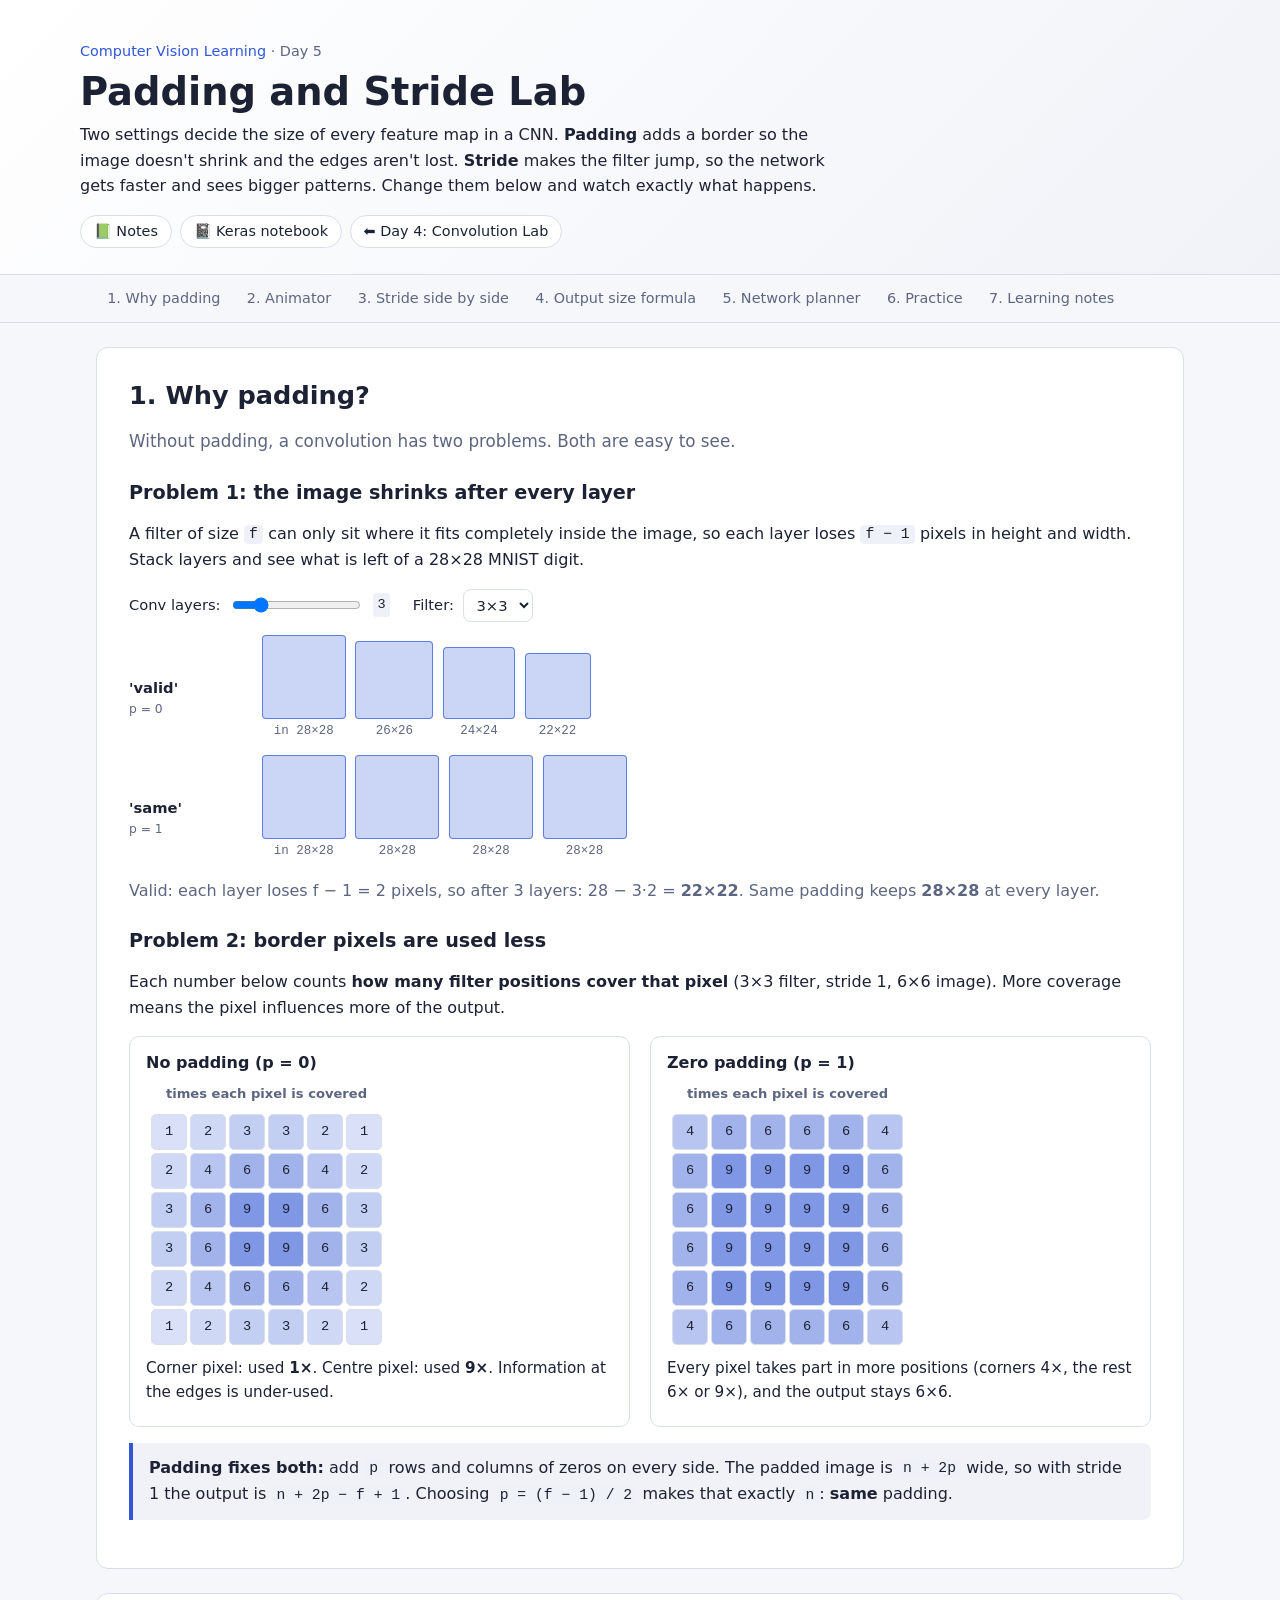
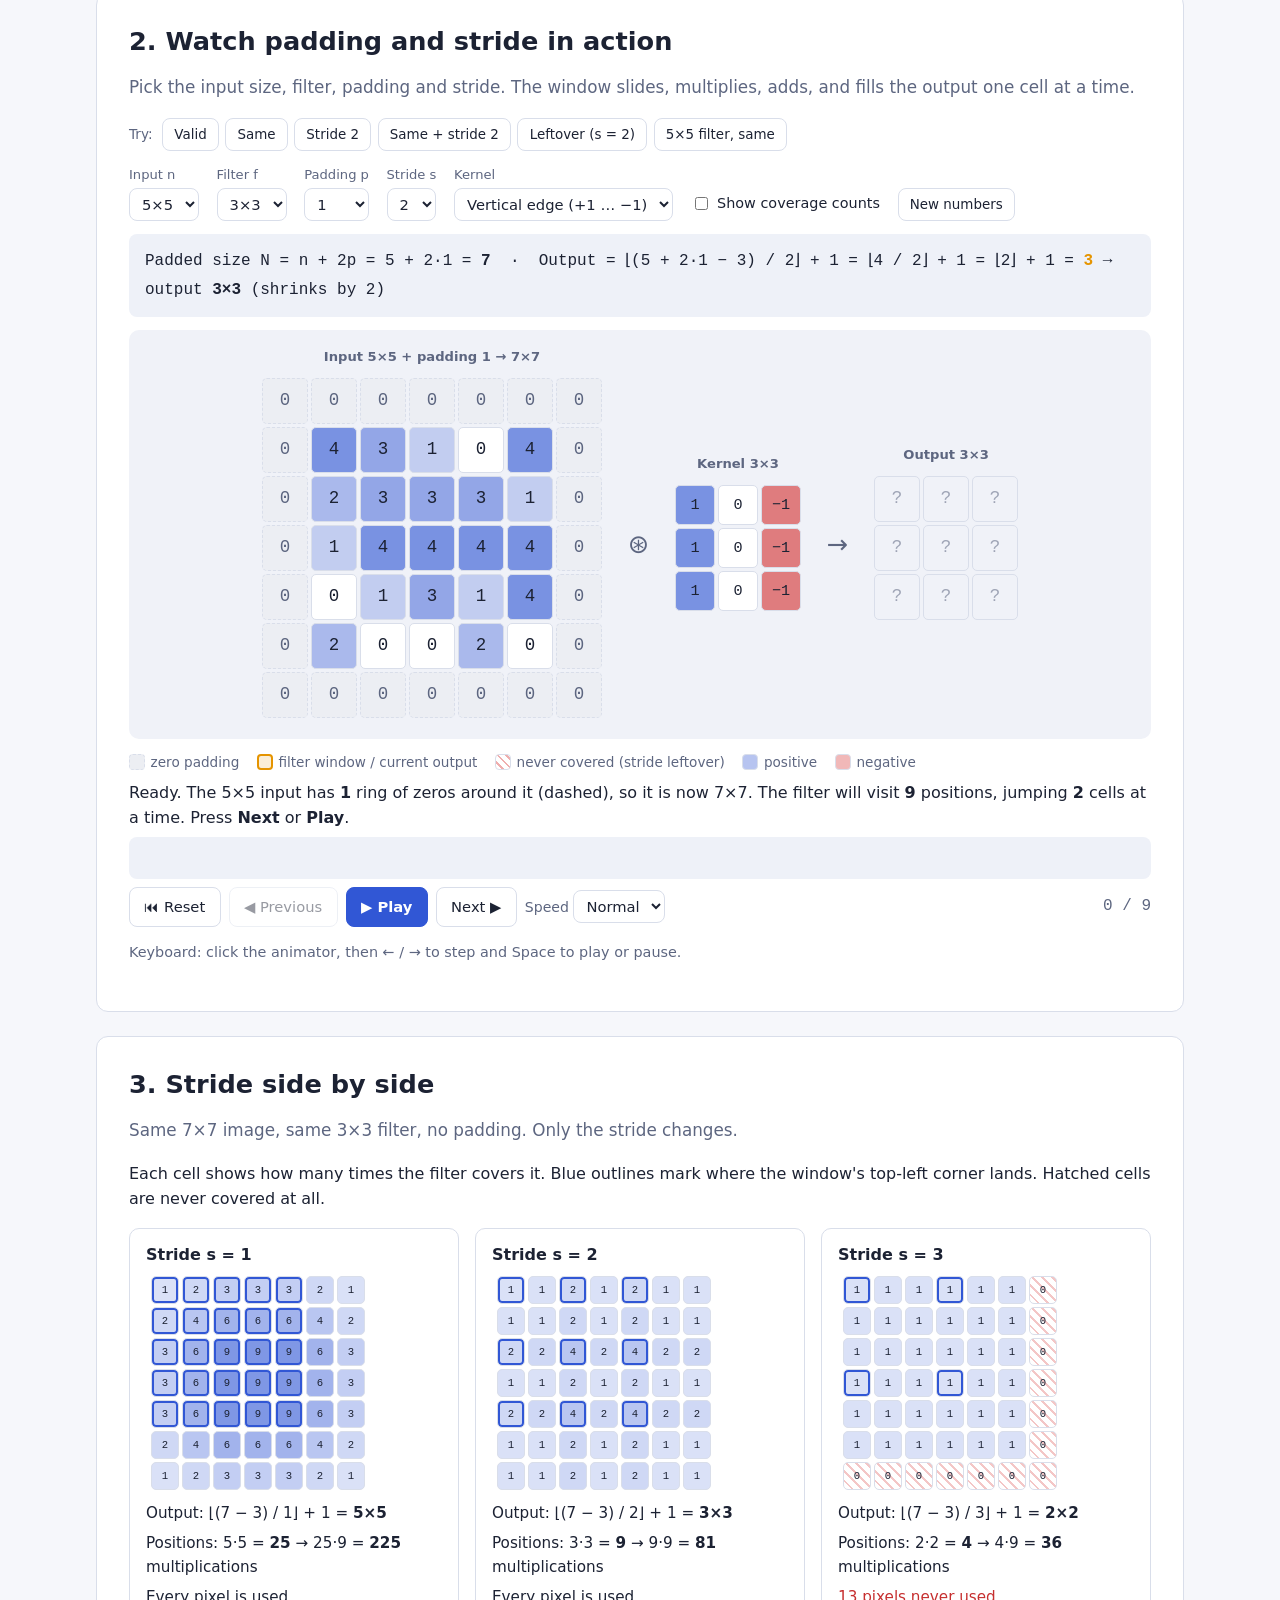
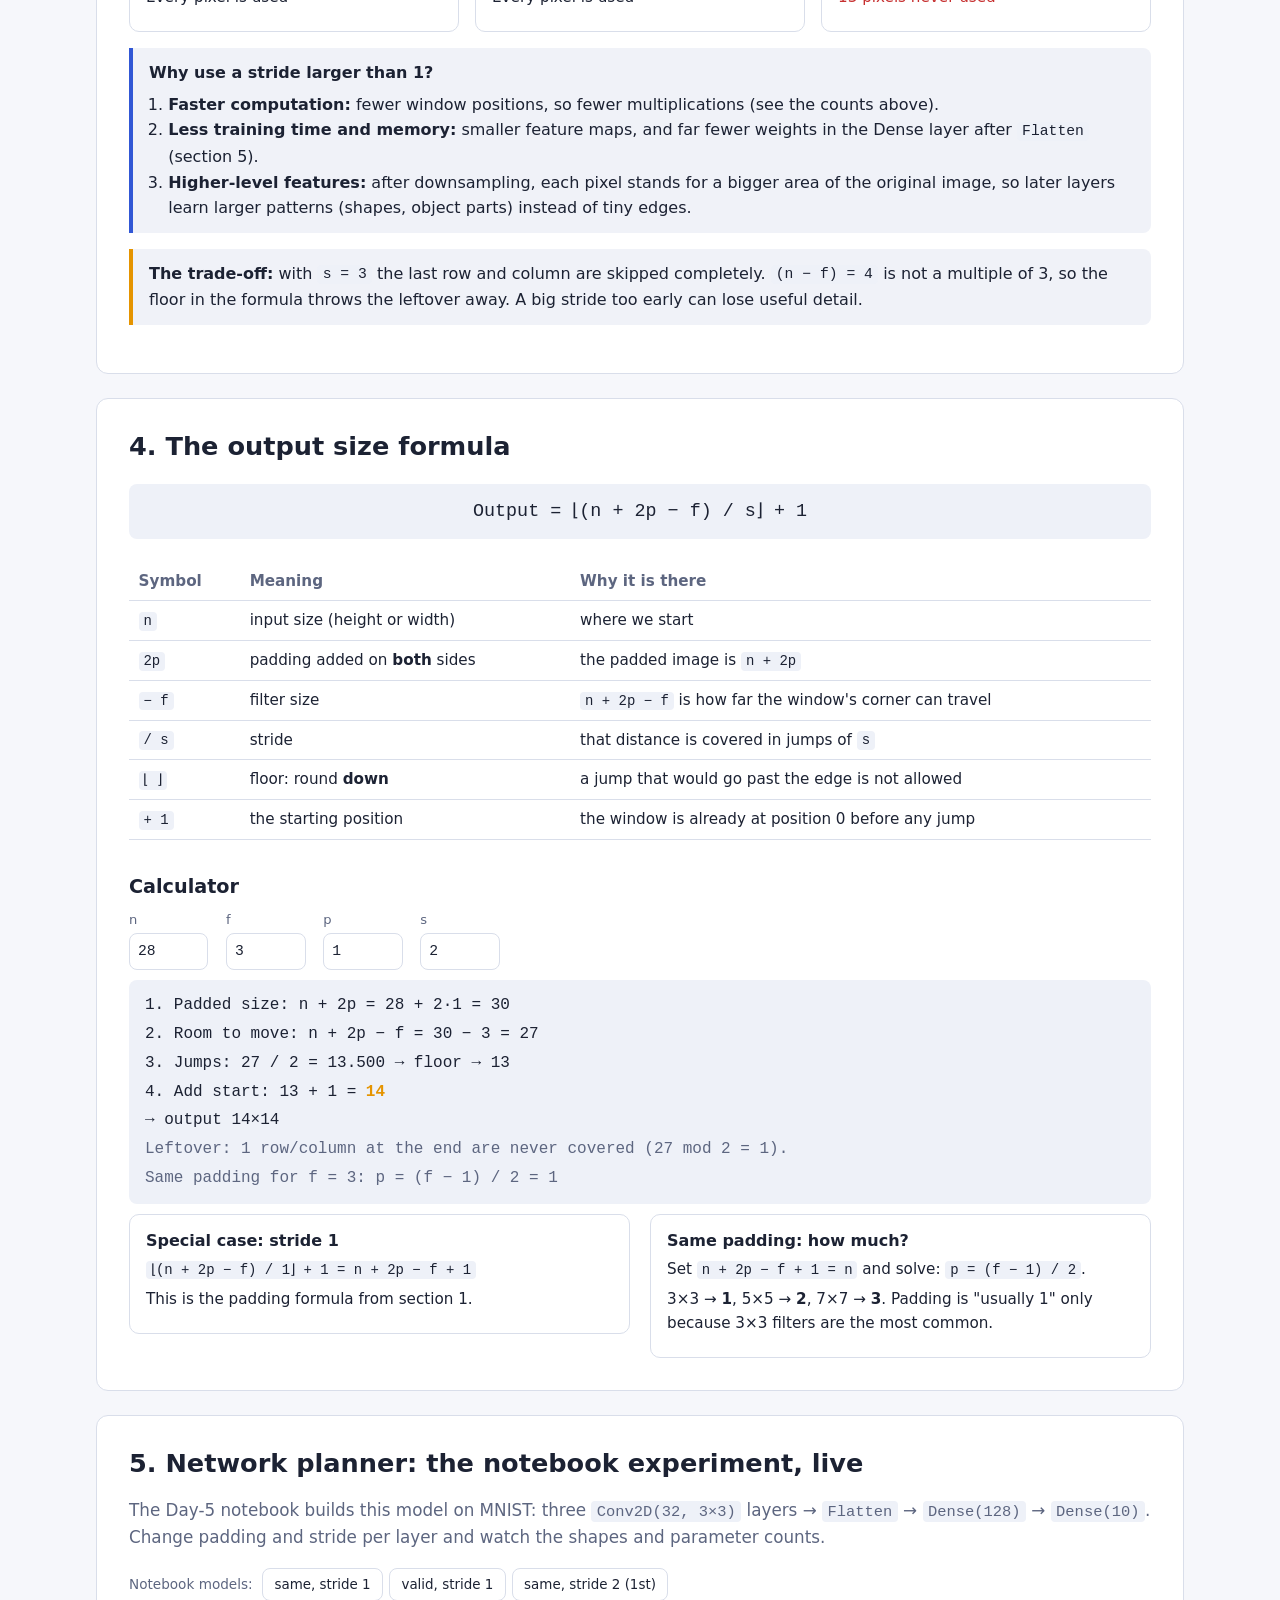
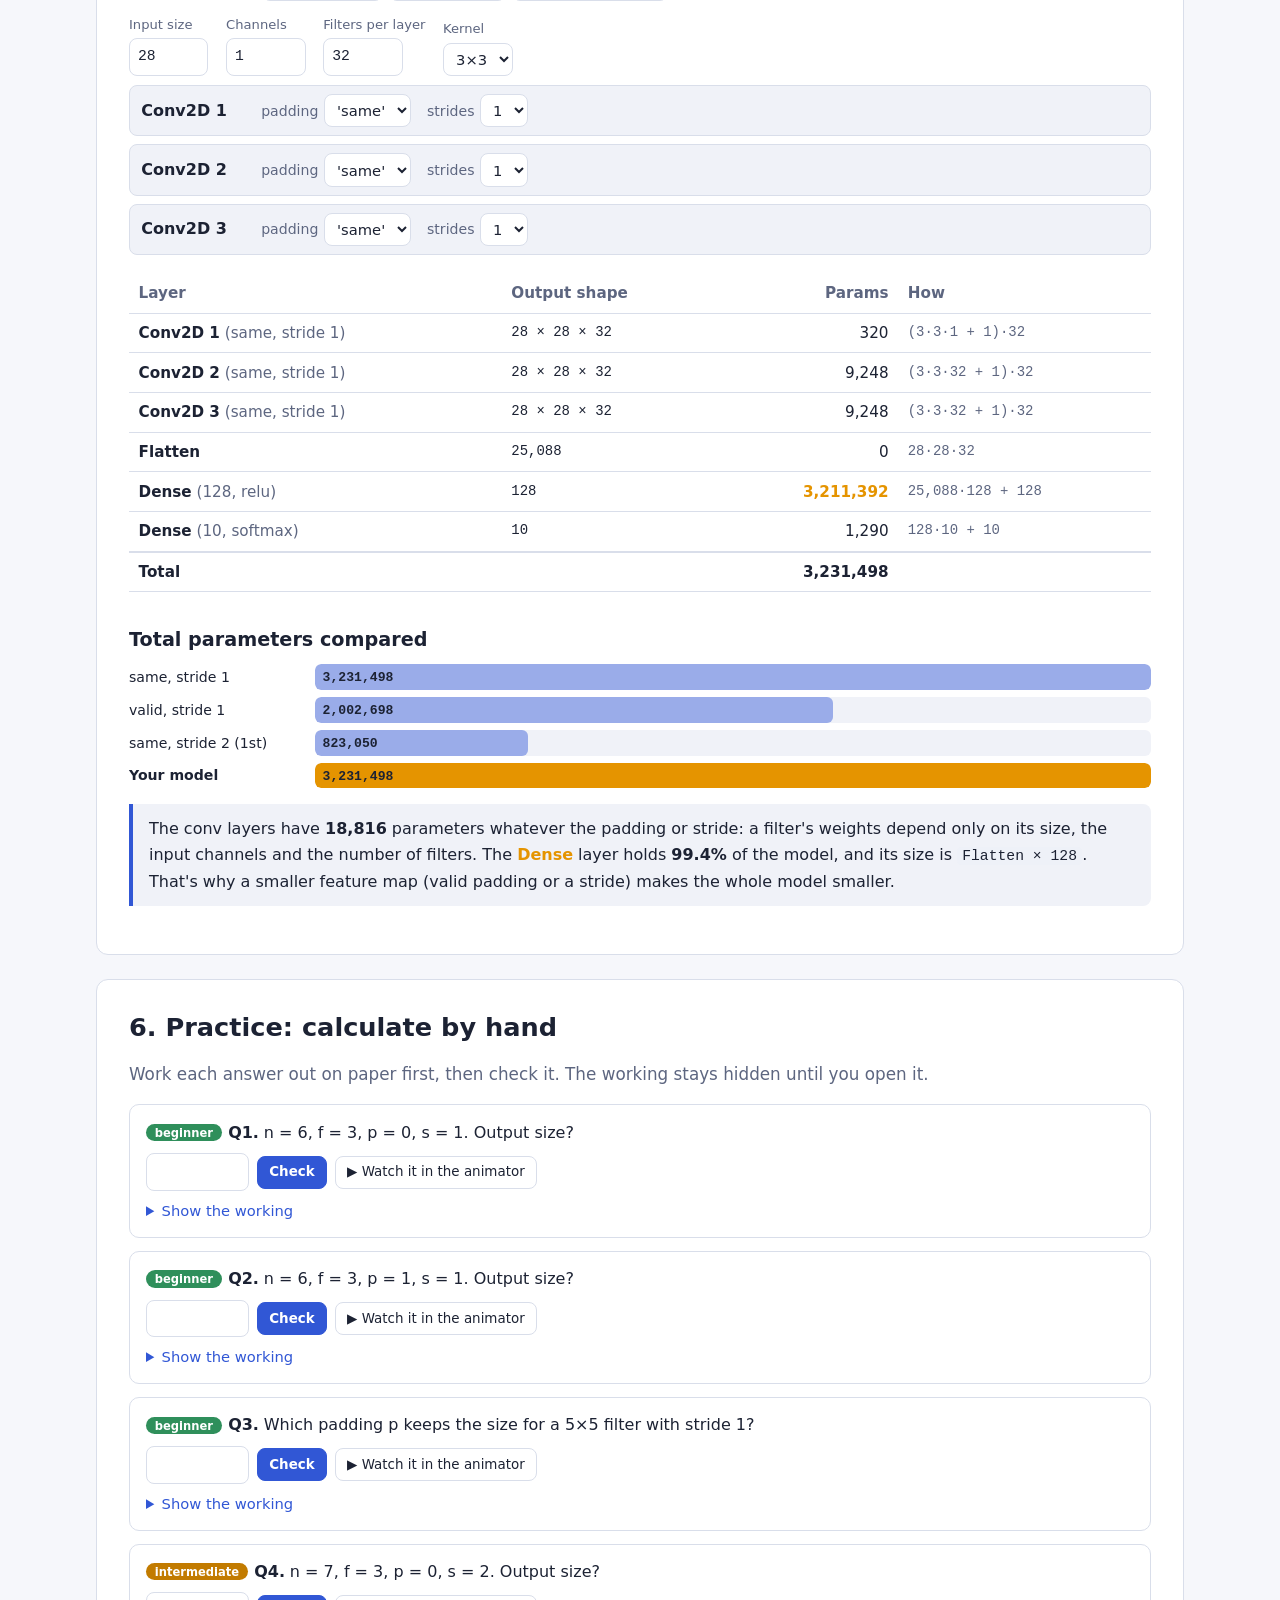
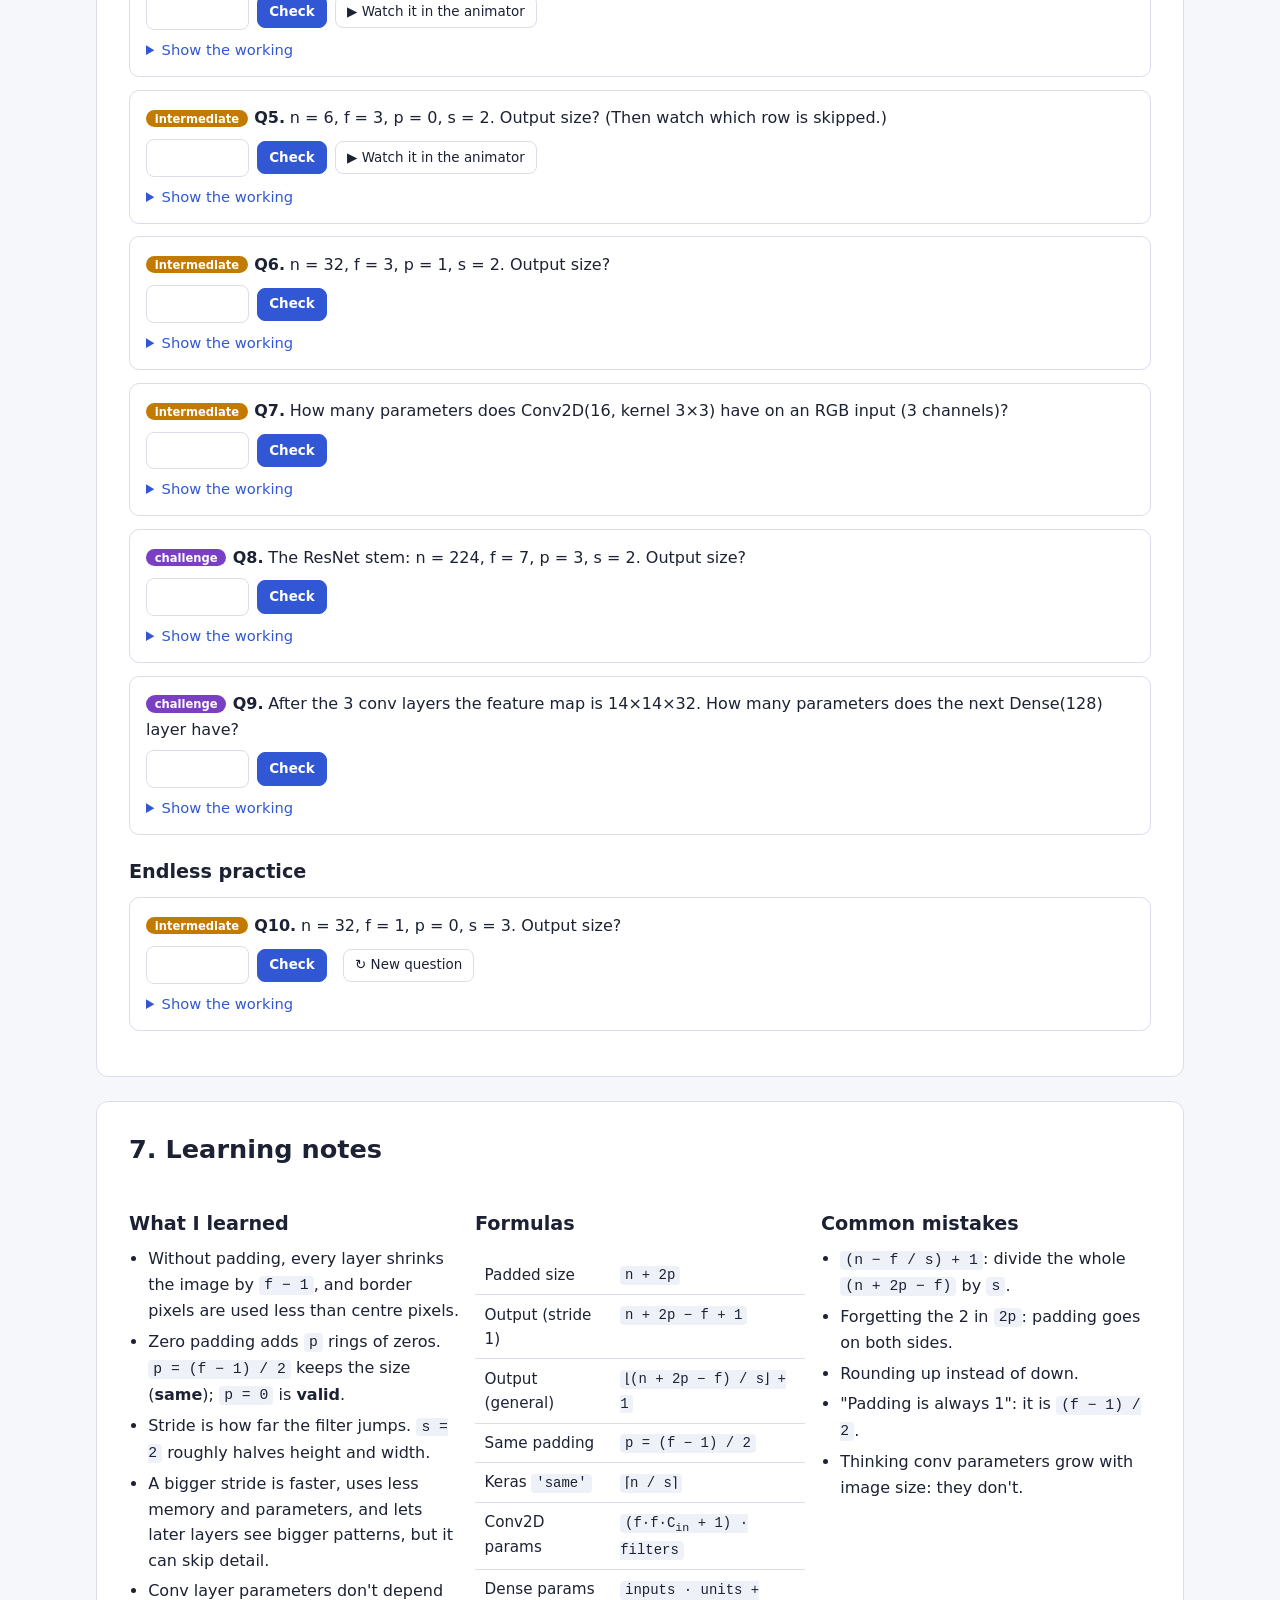
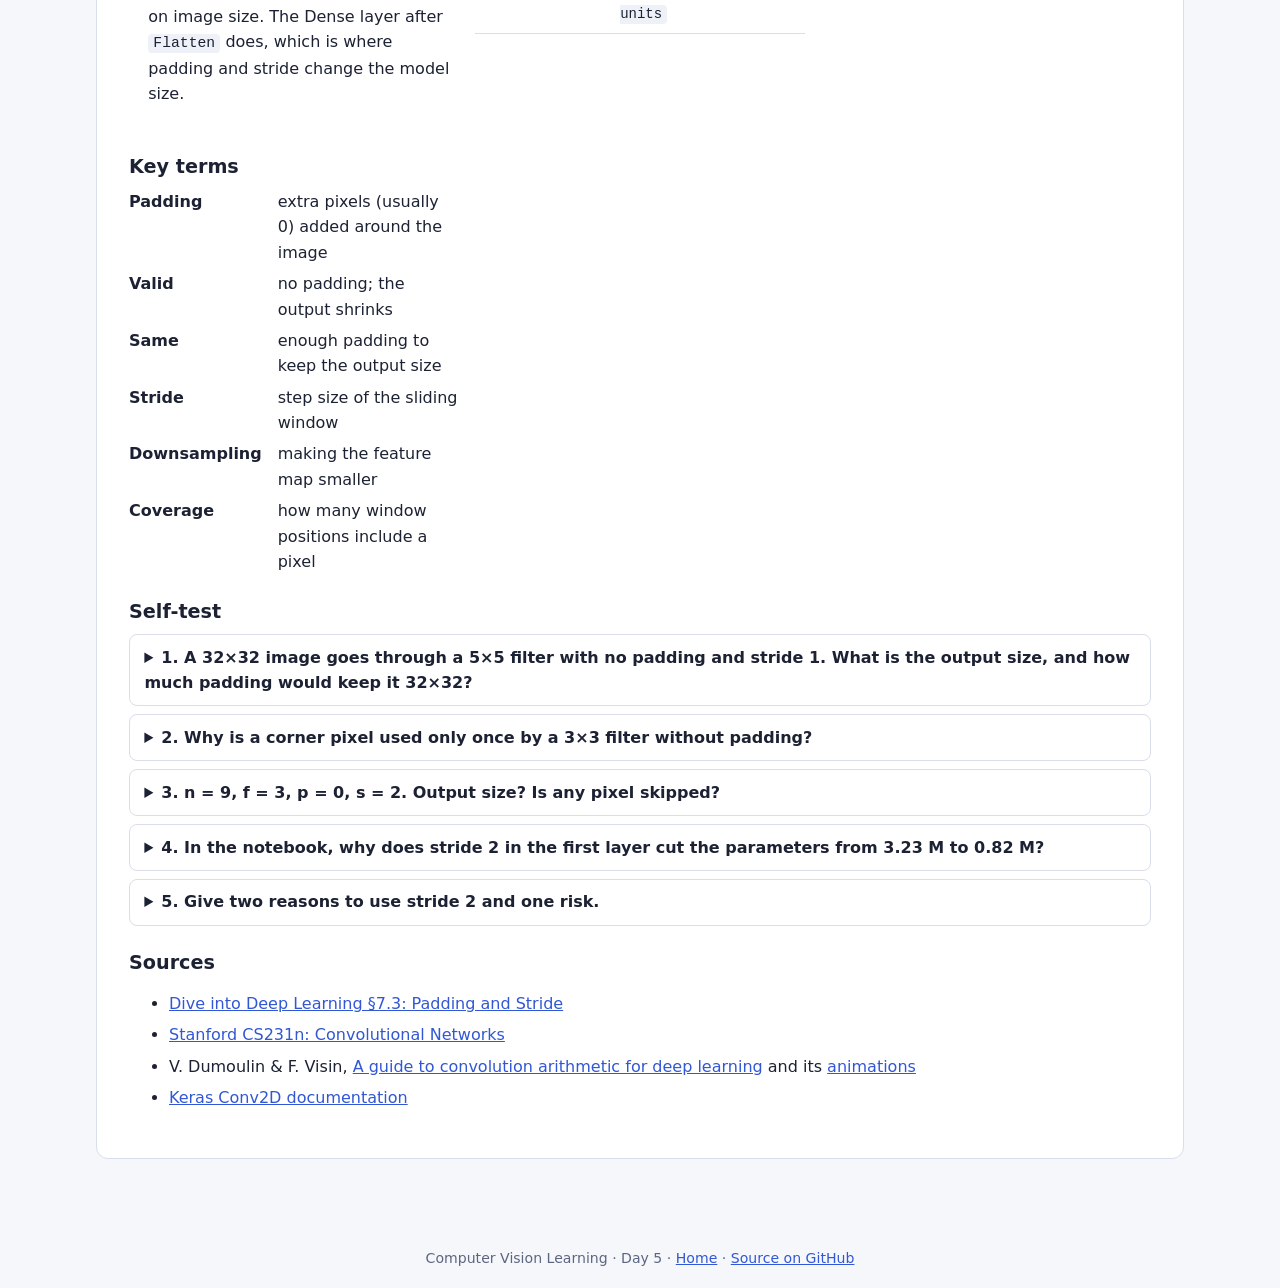
<file: Day-5/padding_stride_lab.html>
<!doctype html>
<html lang="en">
<head>
  <meta charset="utf-8">
  <meta name="viewport" content="width=device-width, initial-scale=1">
  <title>Padding and Stride Lab</title>
  <link rel="icon" href="data:image/svg+xml,%3Csvg xmlns=%27http://www.w3.org/2000/svg%27 viewBox=%270 0 32 32%27%3E%3Crect width=%2732%27 height=%2732%27 rx=%276%27 fill=%27%233157d5%27/%3E%3Crect x=%279%27 y=%279%27 width=%2714%27 height=%2714%27 fill=%27none%27 stroke=%27%23fff%27 stroke-width=%272%27/%3E%3Crect x=%274%27 y=%274%27 width=%2724%27 height=%2724%27 rx=%273%27 fill=%27none%27 stroke=%27%23fff%27 stroke-width=%271.5%27 stroke-dasharray=%273 2%27/%3E%3Crect x=%279%27 y=%279%27 width=%277%27 height=%277%27 fill=%27%23e59400%27/%3E%3C/svg%3E">
  <meta name="description" content="Day-5: padding and strides in a CNN, animated step by step, with an output-size calculator, a Keras network planner and practice questions.">
<style>
/* Day-5 Padding & Stride Lab. Same colour language as the Day-4 Convolution Lab:
     blue tint  = positive value      red tint = negative value
     amber box  = current filter window / current output cell
     grey dashed cells = zero padding  hatched cells = never covered by the filter */

:root {
  --bg: #f6f7fb; --surface: #ffffff; --surface-2: #f0f2f8; --text: #1c2233; --muted: #5d6680;
  --border: #d9deea; --accent: #3157d5; --accent-ink: #ffffff;
  --pos-rgb: 49 87 213; --neg-rgb: 214 52 52;
  --window: #e59400; --window-soft: rgb(229 148 0 / 0.16);
  --ok: #1a8a4a; --bad: #c62f2f; --pad-bg: #eceef3; --code-bg: #eef1f8;
  --cell: 42px; --gap: 3px; --radius: 12px;
  --mono: ui-monospace, "Cascadia Mono", "Consolas", "SFMono-Regular", Menlo, monospace;
  --sans: system-ui, -apple-system, "Segoe UI", Roboto, "Helvetica Neue", Arial, sans-serif;
}
@media (prefers-color-scheme: dark) {
  :root:not([data-theme="light"]) {
    --bg: #11141c; --surface: #181c27; --surface-2: #1f2433; --text: #e6e9f2; --muted: #9aa3bb;
    --border: #2d3446; --accent: #7f9cff; --accent-ink: #0d1020; --pos-rgb: 102 140 255; --neg-rgb: 255 104 104;
    --window: #ffb534; --window-soft: rgb(255 181 52 / 0.16); --ok: #4cc77f; --bad: #ff7272; --pad-bg: #232838; --code-bg: #1f2433;
  }
}
:root[data-theme="dark"] {
  --bg: #11141c; --surface: #181c27; --surface-2: #1f2433; --text: #e6e9f2; --muted: #9aa3bb;
  --border: #2d3446; --accent: #7f9cff; --accent-ink: #0d1020; --pos-rgb: 102 140 255; --neg-rgb: 255 104 104;
  --window: #ffb534; --window-soft: rgb(255 181 52 / 0.16); --ok: #4cc77f; --bad: #ff7272; --pad-bg: #232838; --code-bg: #1f2433;
}

* { box-sizing: border-box; }
html { scroll-behavior: smooth; }
body { margin: 0; background: var(--bg); color: var(--text); font: 16px/1.6 var(--sans); }
a { color: var(--accent); }
code, .mono { font-family: var(--mono); font-size: 0.92em; background: var(--code-bg); padding: 0.1em 0.35em; border-radius: 4px; }
h1, h2, h3, h4 { line-height: 1.25; }
h2 { margin-top: 0; font-size: 1.6rem; }
h3 { font-size: 1.2rem; margin: 1.6rem 0 0.6rem; }
.muted { color: var(--muted); }
[hidden] { display: none !important; }

/* ---------- layout ---------- */
.hero { background: linear-gradient(135deg, var(--surface) 0%, var(--surface-2) 100%); border-bottom: 1px solid var(--border); padding: 2.2rem 16px 1.6rem; }
.hero__inner, main, .toc__inner { max-width: 1120px; margin: 0 auto; }
.hero h1 { margin: 0 0 0.4rem; font-size: clamp(1.6rem, 4vw, 2.4rem); }
.hero p { margin: 0.3rem 0; max-width: 780px; }
.crumbs { font-size: 0.9rem; }
.crumbs a { text-decoration: none; }
.path { display: flex; flex-wrap: wrap; gap: 0.5rem; margin-top: 1rem; }
.path span, .path a { background: var(--surface); border: 1px solid var(--border); border-radius: 999px; padding: 0.25rem 0.8rem; font-size: 0.9rem; text-decoration: none; color: var(--text); }
.path a:hover { border-color: var(--accent); }
.toc { position: sticky; top: 0; z-index: 10; background: color-mix(in srgb, var(--bg) 92%, transparent); backdrop-filter: blur(6px); border-bottom: 1px solid var(--border); }
.toc__inner { display: flex; gap: 0.25rem; overflow-x: auto; padding: 0.45rem 16px; scrollbar-width: thin; }
.toc a { white-space: nowrap; text-decoration: none; color: var(--muted); padding: 0.3rem 0.7rem; border-radius: 8px; font-size: 0.9rem; }
.toc a:hover, .toc a:focus-visible { background: var(--surface-2); color: var(--text); }
main { padding: 1.5rem 16px 4rem; }
section.card { background: var(--surface); border: 1px solid var(--border); border-radius: var(--radius); padding: clamp(1rem, 3vw, 2rem); margin: 0 0 1.5rem; scroll-margin-top: 60px; }
.lead { font-size: 1.05rem; color: var(--muted); margin-top: -0.3rem; }
.callout { border-left: 4px solid var(--accent); background: var(--surface-2); padding: 0.75rem 1rem; border-radius: 0 8px 8px 0; margin: 1rem 0; }
.callout--warn { border-left-color: var(--window); }
.two-col { display: grid; grid-template-columns: repeat(auto-fit, minmax(300px, 1fr)); gap: 1.25rem; align-items: start; }
.three-col { display: grid; grid-template-columns: repeat(auto-fit, minmax(240px, 1fr)); gap: 1rem; align-items: start; }
.panel { border: 1px solid var(--border); border-radius: 10px; padding: 1rem; background: var(--surface); min-width: 0; }
.panel h4 { margin: 0 0 0.4rem; }
.panel p { margin: 0.35rem 0; font-size: 0.95rem; }

/* ---------- formulas ---------- */
.math { font-family: var(--mono); background: var(--code-bg); border-radius: 8px; padding: 0.8rem 1rem; overflow-x: auto; white-space: nowrap; margin: 0.8rem 0; }
.math--big { font-size: 1.15rem; text-align: center; }
.workings { font-family: var(--mono); background: var(--code-bg); border-radius: 8px; padding: 0.7rem 1rem; margin: 0.6rem 0; overflow-x: auto; line-height: 1.8; }
.workings div { white-space: nowrap; }
.hl { color: var(--window); font-weight: 700; }
table.vars { border-collapse: collapse; width: 100%; margin: 0.6rem 0; font-size: 0.95rem; }
table.vars th, table.vars td { border-bottom: 1px solid var(--border); padding: 0.45rem 0.6rem; text-align: left; vertical-align: top; }
table.vars th { color: var(--muted); font-weight: 600; }
table.vars td.r, table.vars th.r { text-align: right; font-variant-numeric: tabular-nums; }
table.vars tr.total td { font-weight: 700; border-top: 2px solid var(--border); }
table.vars tr.err td { color: var(--bad); }
table.vars td.mono { background: none; padding: 0.45rem 0.6rem; border-radius: 0; }
#anim-formula { white-space: normal; line-height: 1.8; }
.table-wrap { overflow-x: auto; }

/* ---------- matrix grid ---------- */
.matrix { margin: 0; display: inline-flex; flex-direction: column; align-items: center; gap: 0.35rem; max-width: 100%; }
.matrix__label { font-size: 0.82rem; color: var(--muted); font-weight: 600; text-align: center; }
.matrix__wrap { max-width: 100%; overflow-x: auto; padding: 5px; }
.matrix__grid { position: relative; display: grid; grid-template-columns: repeat(var(--cols), var(--cell)); grid-auto-rows: var(--cell); gap: var(--gap); }
.cell {
  position: relative; display: flex; align-items: center; justify-content: center;
  border: 1px solid var(--border); border-radius: 5px; background-color: var(--surface);
  font-family: var(--mono); font-size: calc(var(--cell) * 0.38); font-variant-numeric: tabular-nums;
  transition: background-color 0.25s, box-shadow 0.25s;
}
.cell.pos { background-color: rgb(var(--pos-rgb) / var(--a, 0.2)); }
.cell.neg { background-color: rgb(var(--neg-rgb) / var(--a, 0.2)); }
.cell--pad { border-style: dashed; background-color: var(--pad-bg) !important; color: var(--muted); }
.cell--blank { background-color: var(--surface-2); }
.cell--blank::after { content: "?"; color: var(--muted); opacity: 0.55; }
.cell.in-window { font-weight: 700; border-color: var(--window); }
.cell.is-current { box-shadow: 0 0 0 3px var(--window); font-weight: 700; }
.cell--unused { background-image: repeating-linear-gradient(45deg, transparent 0 5px, rgb(var(--neg-rgb) / 0.28) 5px 7px); }
.cell--start { box-shadow: inset 0 0 0 2px var(--accent); }
.cell .cov { position: absolute; top: 0; right: 2px; font-size: max(8px, calc(var(--cell) * 0.24)); line-height: 1.2; color: var(--accent); font-weight: 700; }
.matrix__window {
  position: absolute;
  left: calc(var(--wc) * (var(--cell) + var(--gap)) - 4px);
  top: calc(var(--wr) * (var(--cell) + var(--gap)) - 4px);
  width: calc(var(--ww) * (var(--cell) + var(--gap)) - var(--gap) + 8px);
  height: calc(var(--wh) * (var(--cell) + var(--gap)) - var(--gap) + 8px);
  border: 3px solid var(--window); border-radius: 8px; pointer-events: none;
  background: var(--window-soft);
  transition: left 0.45s ease, top 0.45s ease, width 0.3s, height 0.3s;
}
.eq { display: flex; flex-wrap: wrap; align-items: center; gap: 0.4rem 0.8rem; margin: 0.6rem 0; }
.op { font-size: 1.6rem; color: var(--muted); padding: 0 0.1rem; margin-top: 1.2rem; }
.legend { display: flex; flex-wrap: wrap; gap: 0.4rem 1.1rem; font-size: 0.85rem; color: var(--muted); margin: 0.4rem 0; }
.legend span { display: inline-flex; align-items: center; gap: 0.35rem; }
.swatch { display: inline-block; width: 16px; height: 16px; border-radius: 4px; border: 1px solid var(--border); }
.swatch--pad { background: var(--pad-bg); border-style: dashed; }
.swatch--win { border: 2px solid var(--window); background: var(--window-soft); }
.swatch--unused { background-image: repeating-linear-gradient(45deg, transparent 0 4px, rgb(var(--neg-rgb) / 0.4) 4px 6px); }
.swatch--start { box-shadow: inset 0 0 0 2px var(--accent); }

/* ---------- animator ---------- */
.stepper { outline: none; }
.stepper:focus-visible { outline: 3px solid var(--accent); outline-offset: 6px; border-radius: 10px; }
.config { display: flex; flex-wrap: wrap; gap: 0.6rem 1.1rem; margin-bottom: 0.6rem; align-items: end; }
.config label { display: flex; flex-direction: column; font-size: 0.82rem; color: var(--muted); gap: 0.2rem; }
.config label.check { flex-direction: row; align-items: center; gap: 0.4rem; font-size: 0.9rem; color: var(--text); padding-bottom: 0.4rem; }
.presets { display: flex; flex-wrap: wrap; gap: 0.4rem; margin: 0.3rem 0 0.8rem; align-items: center; }
.presets .muted { font-size: 0.85rem; margin-right: 0.2rem; }
.stage { display: flex; flex-wrap: wrap; align-items: center; justify-content: center; gap: 0.5rem 1.2rem; padding: 1rem 0.5rem; background: var(--surface-2); border-radius: 10px; margin: 0.8rem 0; min-height: 120px; }
.stage .warnbox { color: var(--bad); font-weight: 600; text-align: center; padding: 1rem; }
.narration { min-height: 3.2em; margin: 0.4rem 0; }
.sumline { font-family: var(--mono); background: var(--code-bg); border-radius: 8px; padding: 0.55rem 0.9rem; overflow-x: auto; white-space: nowrap; margin: 0.4rem 0; min-height: 2.6em; }
.pill { display: inline-block; background: var(--window-soft); border: 1px solid var(--window); border-radius: 999px; padding: 0.05rem 0.7rem; font-family: var(--mono); font-weight: 700; }
.counter { font-family: var(--mono); color: var(--muted); margin-left: auto; }

/* ---------- controls ---------- */
.controls { display: flex; flex-wrap: wrap; gap: 0.5rem; align-items: center; margin: 0.5rem 0; }
.btn { font: inherit; font-size: 0.92rem; padding: 0.45rem 0.9rem; border-radius: 8px; border: 1px solid var(--border); background: var(--surface); color: var(--text); cursor: pointer; }
.btn:hover:not(:disabled) { border-color: var(--accent); }
.btn:focus-visible, .num:focus-visible, .select:focus-visible, input[type=range]:focus-visible { outline: 3px solid var(--accent); outline-offset: 2px; }
.btn:disabled { opacity: 0.45; cursor: not-allowed; }
.btn--primary { background: var(--accent); color: var(--accent-ink); border-color: var(--accent); font-weight: 600; }
.btn--sm { font-size: 0.84rem; padding: 0.3rem 0.7rem; }
.select, .num { font: inherit; font-size: 0.92rem; padding: 0.38rem 0.5rem; border-radius: 8px; border: 1px solid var(--border); background: var(--surface); color: var(--text); }
.num { width: 5.4em; font-family: var(--mono); }
.num.ok { border-color: var(--ok); box-shadow: 0 0 0 2px rgb(26 138 74 / 0.25); }
.num.bad { border-color: var(--bad); box-shadow: 0 0 0 2px rgb(198 47 47 / 0.25); }

/* ---------- section 1: shrinking ---------- */
.shrink { display: grid; gap: 0.8rem; margin: 0.8rem 0; }
.shrink__row { display: grid; grid-template-columns: 7.5rem 1fr; gap: 0.8rem; align-items: end; }
.shrink__name { font-weight: 600; font-size: 0.92rem; padding-bottom: 1.4rem; }
.shrink__name small { display: block; font-weight: 400; color: var(--muted); }
.shrink__boxes { display: flex; flex-wrap: wrap; gap: 0.6rem; align-items: flex-end; min-width: 0; }
.sbox { display: flex; flex-direction: column; align-items: center; gap: 0.2rem; font-family: var(--mono); font-size: 0.78rem; color: var(--muted); }
.sbox i { display: block; width: var(--s); height: var(--s); border-radius: 4px; background: rgb(var(--pos-rgb) / 0.25); border: 1.5px solid rgb(var(--pos-rgb) / 0.7); transition: width 0.3s, height 0.3s; }
.sbox--gone i { width: 28px; height: 28px; background: none; border: 1.5px dashed var(--bad); }
.sbox--gone { color: var(--bad); }
.range { display: flex; gap: 0.6rem; align-items: center; flex-wrap: wrap; font-size: 0.92rem; }

/* ---------- planner ---------- */
.planner-layers { display: grid; gap: 0.5rem; margin: 0.6rem 0; }
.planner-layer { display: flex; flex-wrap: wrap; gap: 0.5rem 1rem; align-items: center; padding: 0.5rem 0.7rem; border: 1px solid var(--border); border-radius: 8px; background: var(--surface-2); }
.planner-layer b { min-width: 6.5rem; }
.planner-layer label { display: inline-flex; align-items: center; gap: 0.35rem; font-size: 0.88rem; color: var(--muted); }
.bars { display: grid; gap: 0.45rem; margin: 0.8rem 0; }
.bar { display: grid; grid-template-columns: 11rem 1fr; gap: 0.6rem; align-items: center; font-size: 0.88rem; }
.bar__track { background: var(--surface-2); border-radius: 6px; height: 1.6rem; position: relative; overflow: hidden; }
.bar__fill { height: 100%; background: rgb(var(--pos-rgb) / 0.45); border-radius: 6px; transition: width 0.4s; }
.bar--you .bar__fill { background: var(--window); }
.bar__val { position: absolute; left: 0.5rem; top: 50%; transform: translateY(-50%); font-family: var(--mono); font-size: 0.82rem; font-weight: 700; }

/* ---------- practice ---------- */
.drill { border: 1px solid var(--border); border-radius: 10px; padding: 0.9rem 1rem; margin: 0.8rem 0; }
.drill__q { margin: 0 0 0.5rem; }
.drill__q b { margin-right: 0.3rem; }
.drill__row { display: flex; flex-wrap: wrap; gap: 0.5rem; align-items: center; }
.feedback { font-weight: 600; }
.feedback.ok { color: var(--ok); }
.feedback.bad { color: var(--bad); }
.badge { font-size: 0.72rem; font-weight: 700; padding: 0.1rem 0.55rem; border-radius: 999px; color: #fff; background: #2f8f5b; margin-right: 0.4rem; vertical-align: 1px; }
.badge--intermediate { background: #c27b00; }
.badge--challenge { background: #7b3fc4; }
details.qa { border: 1px solid var(--border); border-radius: 8px; padding: 0.6rem 0.9rem; margin: 0.5rem 0; }
details.qa summary { cursor: pointer; font-weight: 600; }
.drill details { margin-top: 0.5rem; }
.drill summary { cursor: pointer; color: var(--accent); font-size: 0.92rem; }

/* ---------- notes ---------- */
.notes-grid { display: grid; grid-template-columns: repeat(auto-fit, minmax(300px, 1fr)); gap: 1rem; }
.notes-grid ul, .notes-grid ol { padding-left: 1.2rem; margin: 0.4rem 0; }
.notes-grid li { margin: 0.3rem 0; }
dl.terms { display: grid; grid-template-columns: max-content 1fr; gap: 0.35rem 1rem; margin: 0; }
dl.terms dt { font-weight: 700; }
dl.terms dd { margin: 0; }
.links li { margin: 0.35rem 0; }
footer { text-align: center; color: var(--muted); font-size: 0.88rem; padding: 0 16px 2rem; }

@media (max-width: 640px) {
  .op { font-size: 1.3rem; margin-top: 1rem; }
  .counter { margin-left: 0; width: 100%; }
  .sumline { white-space: normal; }
  .shrink__row { grid-template-columns: 1fr; gap: 0.3rem; }
  .shrink__name { padding-bottom: 0; }
  .bar { grid-template-columns: 1fr; gap: 0.2rem; }
  dl.terms { grid-template-columns: 1fr; }
  dl.terms dd { margin-bottom: 0.4rem; }
}
@media (prefers-reduced-motion: reduce) {
  html { scroll-behavior: auto; }
  .matrix__window, .cell, .sbox i, .bar__fill { transition: none; }
}
</style>
</head>
<body>

<header class="hero">
  <div class="hero__inner">
    <p class="muted crumbs"><a href="../index.html">Computer Vision Learning</a> · Day 5</p>
    <h1>Padding and Stride Lab</h1>
    <p>Two settings decide the size of every feature map in a CNN. <b>Padding</b> adds a border so the image doesn't shrink and the edges aren't lost. <b>Stride</b> makes the filter jump, so the network gets faster and sees bigger patterns. Change them below and watch exactly what happens.</p>
    <div class="path" aria-label="Related pages">
      <a href="https://github.com/shamiulriyad/Computer-Vision-Learning/blob/main/Day-5/README.md">📗 Notes</a>
      <a href="https://github.com/shamiulriyad/Computer-Vision-Learning/blob/main/Day-5/padding_and_strides_demo.ipynb">📓 Keras notebook</a>
      <a href="../Day-4/convolution_lab.html">⬅ Day 4: Convolution Lab</a>
    </div>
  </div>
</header>

<nav class="toc" aria-label="Sections">
  <div class="toc__inner">
    <a href="#why">1. Why padding</a>
    <a href="#animate">2. Animator</a>
    <a href="#stride">3. Stride side by side</a>
    <a href="#formula">4. Output size formula</a>
    <a href="#planner">5. Network planner</a>
    <a href="#practice">6. Practice</a>
    <a href="#notes">7. Learning notes</a>
  </div>
</nav>

<main>

<!-- =============================================================== 1 -->
<section class="card" id="why">
  <h2>1. Why padding?</h2>
  <p class="lead">Without padding, a convolution has two problems. Both are easy to see.</p>

  <h3>Problem 1: the image shrinks after every layer</h3>
  <p>A filter of size <code>f</code> can only sit where it fits completely inside the image, so each layer loses <code>f − 1</code> pixels in height and width. Stack layers and see what is left of a 28×28 MNIST digit.</p>
  <div class="range">
    <label for="shrink-layers">Conv layers:</label>
    <input type="range" id="shrink-layers" min="1" max="12" value="3">
    <output id="shrink-layers-out" class="mono">3</output>
    <label for="shrink-f" style="margin-left:0.8rem">Filter:</label>
    <select id="shrink-f" class="select"><option value="3">3×3</option><option value="5">5×5</option></select>
  </div>
  <div class="shrink" id="shrink"></div>
  <p id="shrink-note" class="muted"></p>

  <h3>Problem 2: border pixels are used less</h3>
  <p>Each number below counts <b>how many filter positions cover that pixel</b> (3×3 filter, stride 1, 6×6 image). More coverage means the pixel influences more of the output.</p>
  <div class="two-col">
    <div class="panel">
      <h4>No padding (p = 0)</h4>
      <div id="cov-valid"></div>
      <p>Corner pixel: used <b>1×</b>. Centre pixel: used <b>9×</b>. Information at the edges is under-used.</p>
    </div>
    <div class="panel">
      <h4>Zero padding (p = 1)</h4>
      <div id="cov-same"></div>
      <p>Every pixel takes part in more positions (corners 4×, the rest 6× or 9×), and the output stays 6×6.</p>
    </div>
  </div>
  <div class="callout"><b>Padding fixes both:</b> add <code>p</code> rows and columns of zeros on every side. The padded image is <code>n + 2p</code> wide, so with stride 1 the output is <code>n + 2p − f + 1</code>. Choosing <code>p = (f − 1) / 2</code> makes that exactly <code>n</code>: <b>same</b> padding.</div>
</section>

<!-- =============================================================== 2 -->
<section class="card" id="animate">
  <h2>2. Watch padding and stride in action</h2>
  <p class="lead">Pick the input size, filter, padding and stride. The window slides, multiplies, adds, and fills the output one cell at a time.</p>

  <div class="stepper" id="stepper" tabindex="0" aria-label="Padding and stride animator. Use the arrow keys to step, space to play or pause.">
    <div class="presets" id="presets"><span class="muted">Try:</span></div>
    <div class="config">
      <label>Input n <select class="select" id="cfg-n"></select></label>
      <label>Filter f <select class="select" id="cfg-f"></select></label>
      <label>Padding p <select class="select" id="cfg-p"></select></label>
      <label>Stride s <select class="select" id="cfg-s"></select></label>
      <label>Kernel
        <select class="select" id="cfg-k">
          <option value="edge">Vertical edge (+1 … −1)</option>
          <option value="hedge">Horizontal edge</option>
          <option value="sum">All ones (sum)</option>
        </select>
      </label>
      <label class="check"><input type="checkbox" id="cfg-cov"> Show coverage counts</label>
      <button class="btn btn--sm" id="cfg-shuffle" type="button">New numbers</button>
    </div>

    <div class="math" id="anim-formula" aria-live="polite"></div>

    <div class="stage" id="stage"></div>
    <div class="legend">
      <span><i class="swatch swatch--pad"></i> zero padding</span>
      <span><i class="swatch swatch--win"></i> filter window / current output</span>
      <span><i class="swatch swatch--unused"></i> never covered (stride leftover)</span>
      <span><i class="swatch" style="background:rgb(var(--pos-rgb)/.35)"></i> positive</span>
      <span><i class="swatch" style="background:rgb(var(--neg-rgb)/.35)"></i> negative</span>
    </div>

    <p class="narration" id="narration" aria-live="polite"></p>
    <div class="sumline" id="sumline"></div>

    <div class="controls">
      <button class="btn" id="btn-reset" type="button">⏮ Reset</button>
      <button class="btn" id="btn-prev" type="button">◀ Previous</button>
      <button class="btn btn--primary" id="btn-play" type="button">▶ Play</button>
      <button class="btn" id="btn-next" type="button">Next ▶</button>
      <label class="muted" style="font-size:.88rem">Speed
        <select class="select" id="btn-speed"><option value="1600">Slow</option><option value="900" selected>Normal</option><option value="400">Fast</option></select>
      </label>
      <span class="counter" id="counter"></span>
    </div>
  </div>
  <p class="muted" style="font-size:.9rem">Keyboard: click the animator, then ← / → to step and Space to play or pause.</p>
</section>

<!-- =============================================================== 3 -->
<section class="card" id="stride">
  <h2>3. Stride side by side</h2>
  <p class="lead">Same 7×7 image, same 3×3 filter, no padding. Only the stride changes.</p>
  <p>Each cell shows how many times the filter covers it. Blue outlines mark where the window's top-left corner lands. Hatched cells are never covered at all.</p>
  <div class="three-col" id="stride-compare"></div>
  <div class="callout">
    <b>Why use a stride larger than 1?</b>
    <ol style="margin:.4rem 0 0; padding-left:1.2rem">
      <li><b>Faster computation:</b> fewer window positions, so fewer multiplications (see the counts above).</li>
      <li><b>Less training time and memory:</b> smaller feature maps, and far fewer weights in the Dense layer after <code>Flatten</code> (section 5).</li>
      <li><b>Higher-level features:</b> after downsampling, each pixel stands for a bigger area of the original image, so later layers learn larger patterns (shapes, object parts) instead of tiny edges.</li>
    </ol>
  </div>
  <div class="callout callout--warn"><b>The trade-off:</b> with <code>s = 3</code> the last row and column are skipped completely. <code>(n − f) = 4</code> is not a multiple of 3, so the floor in the formula throws the leftover away. A big stride too early can lose useful detail.</div>
</section>

<!-- =============================================================== 4 -->
<section class="card" id="formula">
  <h2>4. The output size formula</h2>
  <div class="math math--big">Output = ⌊(n + 2p − f) / s⌋ + 1</div>
  <div class="table-wrap">
  <table class="vars">
    <tr><th>Symbol</th><th>Meaning</th><th>Why it is there</th></tr>
    <tr><td><code>n</code></td><td>input size (height or width)</td><td>where we start</td></tr>
    <tr><td><code>2p</code></td><td>padding added on <b>both</b> sides</td><td>the padded image is <code>n + 2p</code></td></tr>
    <tr><td><code>− f</code></td><td>filter size</td><td><code>n + 2p − f</code> is how far the window's corner can travel</td></tr>
    <tr><td><code>/ s</code></td><td>stride</td><td>that distance is covered in jumps of <code>s</code></td></tr>
    <tr><td><code>⌊ ⌋</code></td><td>floor: round <b>down</b></td><td>a jump that would go past the edge is not allowed</td></tr>
    <tr><td><code>+ 1</code></td><td>the starting position</td><td>the window is already at position 0 before any jump</td></tr>
  </table>
  </div>

  <h3>Calculator</h3>
  <div class="config">
    <label>n <input class="num" id="calc-n" type="number" min="1" max="1024" value="28"></label>
    <label>f <input class="num" id="calc-f" type="number" min="1" max="31" value="3"></label>
    <label>p <input class="num" id="calc-p" type="number" min="0" max="20" value="1"></label>
    <label>s <input class="num" id="calc-s" type="number" min="1" max="20" value="2"></label>
  </div>
  <div class="workings" id="calc-out" aria-live="polite"></div>

  <div class="two-col">
    <div class="panel">
      <h4>Special case: stride 1</h4>
      <p><code>⌊(n + 2p − f) / 1⌋ + 1 = n + 2p − f + 1</code></p>
      <p>This is the padding formula from section 1.</p>
    </div>
    <div class="panel">
      <h4>Same padding: how much?</h4>
      <p>Set <code>n + 2p − f + 1 = n</code> and solve: <code>p = (f − 1) / 2</code>.</p>
      <p>3×3 → <b>1</b>, 5×5 → <b>2</b>, 7×7 → <b>3</b>. Padding is "usually 1" only because 3×3 filters are the most common.</p>
    </div>
  </div>
</section>

<!-- =============================================================== 5 -->
<section class="card" id="planner">
  <h2>5. Network planner: the notebook experiment, live</h2>
  <p class="lead">The Day-5 notebook builds this model on MNIST: three <code>Conv2D(32, 3×3)</code> layers → <code>Flatten</code> → <code>Dense(128)</code> → <code>Dense(10)</code>. Change padding and stride per layer and watch the shapes and parameter counts.</p>

  <div class="presets" id="planner-presets"><span class="muted">Notebook models:</span></div>
  <div class="config">
    <label>Input size <input class="num" id="pl-n" type="number" min="4" max="256" value="28"></label>
    <label>Channels <input class="num" id="pl-c" type="number" min="1" max="4" value="1"></label>
    <label>Filters per layer <input class="num" id="pl-k" type="number" min="1" max="256" value="32"></label>
    <label>Kernel <select class="select" id="pl-f"><option value="3">3×3</option><option value="5">5×5</option></select></label>
  </div>
  <div class="planner-layers" id="planner-layers"></div>

  <div class="table-wrap"><table class="vars" id="planner-table"></table></div>
  <h3>Total parameters compared</h3>
  <div class="bars" id="planner-bars"></div>
  <div class="callout" id="planner-note"></div>
</section>

<!-- =============================================================== 6 -->
<section class="card" id="practice">
  <h2>6. Practice: calculate by hand</h2>
  <p class="lead">Work each answer out on paper first, then check it. The working stays hidden until you open it.</p>
  <div id="drills"></div>

  <h3>Endless practice</h3>
  <div class="drill" id="random-drill"></div>
</section>

<!-- =============================================================== 7 -->
<section class="card" id="notes">
  <h2>7. Learning notes</h2>
  <div class="notes-grid">
    <div>
      <h3>What I learned</h3>
      <ul>
        <li>Without padding, every layer shrinks the image by <code>f − 1</code>, and border pixels are used less than centre pixels.</li>
        <li>Zero padding adds <code>p</code> rings of zeros. <code>p = (f − 1) / 2</code> keeps the size (<b>same</b>); <code>p = 0</code> is <b>valid</b>.</li>
        <li>Stride is how far the filter jumps. <code>s = 2</code> roughly halves height and width.</li>
        <li>A bigger stride is faster, uses less memory and parameters, and lets later layers see bigger patterns, but it can skip detail.</li>
        <li>Conv layer parameters don't depend on image size. The Dense layer after <code>Flatten</code> does, which is where padding and stride change the model size.</li>
      </ul>
    </div>
    <div>
      <h3>Formulas</h3>
      <div class="table-wrap"><table class="vars">
        <tr><td>Padded size</td><td><code>n + 2p</code></td></tr>
        <tr><td>Output (stride 1)</td><td><code>n + 2p − f + 1</code></td></tr>
        <tr><td>Output (general)</td><td><code>⌊(n + 2p − f) / s⌋ + 1</code></td></tr>
        <tr><td>Same padding</td><td><code>p = (f − 1) / 2</code></td></tr>
        <tr><td>Keras <code>'same'</code></td><td><code>⌈n / s⌉</code></td></tr>
        <tr><td>Conv2D params</td><td><code>(f·f·C<sub>in</sub> + 1) · filters</code></td></tr>
        <tr><td>Dense params</td><td><code>inputs · units + units</code></td></tr>
      </table></div>
    </div>
    <div>
      <h3>Common mistakes</h3>
      <ul>
        <li><code>(n − f / s) + 1</code>: divide the whole <code>(n + 2p − f)</code> by <code>s</code>.</li>
        <li>Forgetting the 2 in <code>2p</code>: padding goes on both sides.</li>
        <li>Rounding up instead of down.</li>
        <li>"Padding is always 1": it is <code>(f − 1) / 2</code>.</li>
        <li>Thinking conv parameters grow with image size: they don't.</li>
      </ul>
    </div>
    <div>
      <h3>Key terms</h3>
      <dl class="terms">
        <dt>Padding</dt><dd>extra pixels (usually 0) added around the image</dd>
        <dt>Valid</dt><dd>no padding; the output shrinks</dd>
        <dt>Same</dt><dd>enough padding to keep the output size</dd>
        <dt>Stride</dt><dd>step size of the sliding window</dd>
        <dt>Downsampling</dt><dd>making the feature map smaller</dd>
        <dt>Coverage</dt><dd>how many window positions include a pixel</dd>
      </dl>
    </div>
  </div>

  <h3>Self-test</h3>
  <details class="qa"><summary>1. A 32×32 image goes through a 5×5 filter with no padding and stride 1. What is the output size, and how much padding would keep it 32×32?</summary>
    <p><code>32 − 5 + 1 = 28</code>, so 28×28. Same padding: <code>p = (5 − 1) / 2 = 2</code>.</p></details>
  <details class="qa"><summary>2. Why is a corner pixel used only once by a 3×3 filter without padding?</summary>
    <p>The only window that contains the top-left pixel is the one whose top-left corner is that pixel. Any other position would need part of the window outside the image.</p></details>
  <details class="qa"><summary>3. n = 9, f = 3, p = 0, s = 2. Output size? Is any pixel skipped?</summary>
    <p><code>⌊(9 − 3) / 2⌋ + 1 = 3 + 1 = 4</code>. <code>9 − 3 = 6</code> is a multiple of 2, so nothing is skipped.</p></details>
  <details class="qa"><summary>4. In the notebook, why does stride 2 in the first layer cut the parameters from 3.23 M to 0.82 M?</summary>
    <p>It halves height and width (28 → 14), so Flatten gives 14·14·32 = 6,272 numbers instead of 25,088. Each connects to 128 Dense neurons: 6,272·128 + 128 = 802,944 instead of 3,211,392. The conv layers stay at 320 + 9,248 + 9,248.</p></details>
  <details class="qa"><summary>5. Give two reasons to use stride 2 and one risk.</summary>
    <p>Faster (fewer positions, fewer multiplications) and smaller (fewer parameters, less memory); later layers also see larger patterns. Risk: detail between positions is skipped, and leftover rows/columns can be ignored.</p></details>

  <h3>Sources</h3>
  <ul class="links">
    <li><a href="https://d2l.ai/chapter_convolutional-neural-networks/padding-and-strides.html">Dive into Deep Learning §7.3: Padding and Stride</a></li>
    <li><a href="https://cs231n.github.io/convolutional-networks/">Stanford CS231n: Convolutional Networks</a></li>
    <li>V. Dumoulin &amp; F. Visin, <a href="https://arxiv.org/abs/1603.07285">A guide to convolution arithmetic for deep learning</a> and its <a href="https://github.com/vdumoulin/conv_arithmetic">animations</a></li>
    <li><a href="https://keras.io/api/layers/convolution_layers/convolution2d/">Keras Conv2D documentation</a></li>
  </ul>
</section>

</main>

<footer>
  Computer Vision Learning · Day 5 · <a href="../index.html">Home</a> · <a href="https://github.com/shamiulriyad/Computer-Vision-Learning">Source on GitHub</a>
</footer>

<script>
'use strict';

/* =====================================================================
   1. MATHS: pure functions, no DOM. Everything on the page is computed
      from these, nothing is hard-coded.
   ===================================================================== */
const PS = {
  /** Output size of a convolution: floor((n + 2p - f) / s) + 1 */
  outSize: (n, f, p, s) => Math.floor((n + 2 * p - f) / s) + 1,

  /** Keras output size: 'same' -> ceil(n / s), 'valid' -> floor((n - f) / s) + 1 */
  kerasOut: (n, f, s, padding) => padding === 'same' ? Math.ceil(n / s) : Math.floor((n - f) / s) + 1,

  /** Parameters of a Conv2D layer: one F×F×C kernel + 1 bias per filter */
  convParams: (f, cin, filters) => (f * f * cin + 1) * filters,

  /** Parameters of a Dense layer: weights + biases */
  denseParams: (inputs, units) => inputs * units + units,

  /** Surround a matrix with p rings of zeros */
  pad(A, p) {
    const rows = A.length + 2 * p, cols = A[0].length + 2 * p;
    return Array.from({ length: rows }, (_, r) => Array.from({ length: cols }, (_, c) => {
      const rr = r - p, cc = c - p;
      return rr >= 0 && cc >= 0 && rr < A.length && cc < A[0].length ? A[rr][cc] : 0;
    }));
  },

  /** Deterministic small "image": digits 0..4 from a seeded generator */
  input(n, seed) {
    let x = seed % 2147483647 || 1;
    return Array.from({ length: n }, () => Array.from({ length: n }, () => {
      x = (x * 16807) % 2147483647;
      return x % 5;
    }));
  },

  /** Kernels that make sense for any size f */
  kernel(type, f) {
    return Array.from({ length: f }, (_, r) => Array.from({ length: f }, (_, c) => {
      if (type === 'sum' || f === 1) return 1;
      if (type === 'edge') return c === 0 ? 1 : c === f - 1 ? -1 : 0;   // left col +1, right col -1
      return r === 0 ? 1 : r === f - 1 ? -1 : 0;                        // top row +1, bottom row -1
    }));
  },

  /** Every window position on an N×N (already padded) input, row by row */
  positions(N, f, s) {
    const H = Math.floor((N - f) / s) + 1, out = [];
    for (let i = 0; i < H; i++) for (let j = 0; j < H; j++) out.push({ i, j, r: i * s, c: j * s });
    return out;
  },

  /** How many window positions cover each cell of an N×N input */
  coverage(N, f, s) {
    const cov = Array.from({ length: N }, () => Array(N).fill(0));
    for (const { r, c } of PS.positions(N, f, s))
      for (let m = 0; m < f; m++) for (let k = 0; k < f; k++) cov[r + m][c + k]++;
    return cov;
  },

  /** One output value: element-wise multiply the window by the kernel, then add */
  windowSum(P, r, c, K) {
    const terms = [];
    let sum = 0;
    for (let m = 0; m < K.length; m++) for (let k = 0; k < K.length; k++) {
      const a = P[r + m][c + k], b = K[m][k];
      terms.push([a, b]);
      sum += a * b;
    }
    return { terms, sum };
  },

  /** Full feature map (cross-correlation, as CNN libraries compute it) */
  conv(P, K, s) {
    const H = Math.floor((P.length - K.length) / s) + 1;
    return Array.from({ length: H }, (_, i) => Array.from({ length: H }, (_, j) => PS.windowSum(P, i * s, j * s, K).sum));
  },
};

/* =====================================================================
   2. SMALL DOM HELPERS
   ===================================================================== */
const $ = (sel, root = document) => root.querySelector(sel);
function h(tag, attrs = {}, ...kids) {
  const e = document.createElement(tag);
  for (const [k, v] of Object.entries(attrs)) {
    if (v == null || v === false) continue;
    if (k === 'class') e.className = v;
    else if (k === 'html') e.innerHTML = v;
    else if (k.startsWith('on')) e.addEventListener(k.slice(2), v);
    else e.setAttribute(k, v === true ? '' : v);
  }
  for (const kid of kids.flat()) if (kid != null && kid !== false) e.append(kid);
  return e;
}
const fmt = x => x.toLocaleString('en-US');
const neg = x => (x < 0 ? '(−' + Math.abs(x) + ')' : String(x));
const minus = x => (x < 0 ? '−' + Math.abs(x) : String(x));

/**
 * Draw a matrix as a grid of cells.
 * opts: label, pad (ring width shown as dashed padding), cell (px), max (for tint),
 *       cov (coverage grid: hatches 0-coverage cells), showCov (small count badge),
 *       starts (Set of "r,c" window corners), blank (true = all cells '?')
 * Returns { root, grid, cells[r][c], win }.
 */
function drawMatrix(A, opts = {}) {
  const rows = A.length, cols = A[0].length, p = opts.pad || 0;
  const grid = h('div', { class: 'matrix__grid', style: `--cols:${cols}` });
  if (opts.cell) grid.style.setProperty('--cell', opts.cell + 'px');
  const max = opts.max ?? Math.max(1, ...A.flat().map(Math.abs));
  const cells = [];
  for (let r = 0; r < rows; r++) {
    cells.push([]);
    for (let c = 0; c < cols; c++) {
      const isPad = p > 0 && (r < p || c < p || r >= rows - p || c >= cols - p);
      const cell = h('div', { class: 'cell' + (isPad ? ' cell--pad' : '') });
      if (opts.blank) cell.classList.add('cell--blank');
      else setCell(cell, A[r][c], max, isPad);
      if (opts.cov) {
        if (opts.cov[r][c] === 0) cell.classList.add('cell--unused');
        if (opts.showCov) cell.append(h('sup', { class: 'cov', title: 'times covered' }, String(opts.cov[r][c])));
      }
      if (opts.starts && opts.starts.has(r + ',' + c)) cell.classList.add('cell--start');
      grid.append(cell);
      cells[r].push(cell);
    }
  }
  const win = h('div', { class: 'matrix__window', hidden: true });
  grid.append(win);
  const root = h('figure', { class: 'matrix' },
    opts.label ? h('figcaption', { class: 'matrix__label', html: opts.label }) : null,
    h('div', { class: 'matrix__wrap' }, grid));
  return { root, grid, cells, win };
}

/** Write a value into a cell and tint it blue (positive) / red (negative) */
function setCell(cell, v, max, isPad = false) {
  const sup = cell.querySelector('.cov');
  cell.classList.remove('cell--blank', 'pos', 'neg');
  cell.textContent = minus(v);
  if (sup) cell.append(sup);
  if (!isPad && v !== 0) {
    cell.classList.add(v > 0 ? 'pos' : 'neg');
    cell.style.setProperty('--a', (0.12 + 0.5 * Math.min(1, Math.abs(v) / max)).toFixed(2));
  }
}
function blankCell(cell) {
  cell.classList.remove('pos', 'neg');
  cell.classList.add('cell--blank');
  cell.textContent = '';
}
function placeWindow(win, r, c, hgt, wid) {
  win.hidden = false;
  win.style.setProperty('--wr', r); win.style.setProperty('--wc', c);
  win.style.setProperty('--wh', hgt); win.style.setProperty('--ww', wid);
}
function fillSelect(sel, values, value, label = v => v) {
  sel.replaceChildren(...values.map(v => h('option', { value: v }, label(v))));
  sel.value = value;
}
const range = (a, b) => Array.from({ length: b - a + 1 }, (_, i) => a + i);

/* =====================================================================
   3. SECTION 1: shrinking layers + coverage maps
   ===================================================================== */
function renderShrink() {
  const L = +$('#shrink-layers').value, f = +$('#shrink-f').value, n = 28;
  $('#shrink-layers-out').textContent = L;
  const box = (size, label) => size > 0
    ? h('div', { class: 'sbox' }, h('i', { style: `--s:${Math.max(4, size * 3)}px` }), label)
    : h('div', { class: 'sbox sbox--gone' }, h('i'), 'gone');
  const row = (name, sub, sizes) => h('div', { class: 'shrink__row' },
    h('div', { class: 'shrink__name' }, name, h('small', {}, sub)),
    h('div', { class: 'shrink__boxes' }, sizes.map((s, k) => box(s, s > 0 ? `${k === 0 ? 'in ' : ''}${s}×${s}` : ''))));
  const valid = [n], same = [n];
  for (let k = 0; k < L; k++) { valid.push(PS.outSize(valid[k], f, 0, 1)); same.push(n); }
  $('#shrink').replaceChildren(
    row("'valid'", 'p = 0', valid),
    row("'same'", `p = ${(f - 1) / 2}`, same));
  const last = valid[valid.length - 1];
  $('#shrink-note').innerHTML = last > 0
    ? `Valid: each layer loses f − 1 = ${f - 1} pixels, so after ${L} layer${L > 1 ? 's' : ''}: 28 − ${L}·${f - 1} = <b>${last}×${last}</b>. Same padding keeps <b>28×28</b> at every layer.`
    : `After ${L} valid layers the image is gone: 28 − ${L}·${f - 1} ≤ 0. A deep network without padding simply can't be built.`;
}

function renderCoverageMaps() {
  const n = 6, f = 3;
  // p = 0: coverage on the image itself
  const c0 = PS.coverage(n, f, 1);
  // p = 1: coverage on the padded image, then keep only the original 6×6
  const c1 = PS.coverage(n + 2, f, 1).slice(1, -1).map(r => r.slice(1, -1));
  $('#cov-valid').replaceChildren(drawMatrix(c0, { cell: 36, max: 9, label: 'times each pixel is covered' }).root);
  $('#cov-same').replaceChildren(drawMatrix(c1, { cell: 36, max: 9, label: 'times each pixel is covered' }).root);
}

/* =====================================================================
   4. SECTION 2: the animator
   ===================================================================== */
const A = { n: 5, f: 3, p: 1, s: 2, kernel: 'edge', seed: 7, k: -1, timer: null };
const ui = {};

const PRESETS = [
  { name: 'Valid', n: 5, f: 3, p: 0, s: 1 },
  { name: 'Same', n: 5, f: 3, p: 1, s: 1 },
  { name: 'Stride 2', n: 7, f: 3, p: 0, s: 2 },
  { name: 'Same + stride 2', n: 5, f: 3, p: 1, s: 2 },
  { name: 'Leftover (s = 2)', n: 6, f: 3, p: 0, s: 2 },
  { name: '5×5 filter, same', n: 6, f: 5, p: 2, s: 1 },
];

function setupAnimator() {
  fillSelect($('#cfg-n'), range(3, 9), A.n, v => `${v}×${v}`);
  fillSelect($('#cfg-f'), range(1, 5), A.f, v => `${v}×${v}`);
  fillSelect($('#cfg-p'), range(0, 3), A.p);
  fillSelect($('#cfg-s'), range(1, 4), A.s);
  for (const id of ['n', 'f', 'p', 's'])
    $('#cfg-' + id).addEventListener('change', e => { A[id] = +e.target.value; build(); });
  $('#cfg-k').addEventListener('change', e => { A.kernel = e.target.value; build(); });
  $('#cfg-cov').addEventListener('change', build);
  $('#cfg-shuffle').addEventListener('click', () => { A.seed = (A.seed * 31 + 11) % 997 + 1; build(); });
  for (const pr of PRESETS)
    $('#presets').append(h('button', { class: 'btn btn--sm', type: 'button', onclick: () => loadPreset(pr) }, pr.name));

  $('#btn-next').addEventListener('click', () => { stop(); go(A.k + 1); });
  $('#btn-prev').addEventListener('click', () => { stop(); go(A.k - 1); });
  $('#btn-reset').addEventListener('click', () => { stop(); go(-1); });
  $('#btn-play').addEventListener('click', () => (A.timer ? stop() : play()));
  $('#btn-speed').addEventListener('change', () => { if (A.timer) { stop(); play(); } });
  $('#stepper').addEventListener('keydown', e => {
    if (e.target.closest('select, input, button')) return;
    if (e.key === 'ArrowRight') { stop(); go(A.k + 1); e.preventDefault(); }
    else if (e.key === 'ArrowLeft') { stop(); go(A.k - 1); e.preventDefault(); }
    else if (e.key === ' ') { A.timer ? stop() : play(); e.preventDefault(); }
  });
  // Re-fit the cell size when the width changes (not on mobile address-bar height changes).
  let t, lastW = window.innerWidth;
  window.addEventListener('resize', () => {
    if (window.innerWidth === lastW) return;
    lastW = window.innerWidth;
    clearTimeout(t);
    t = setTimeout(() => { const k = A.k; build(); go(k); }, 200);
  });
}

function loadPreset(pr, scroll = false) {
  Object.assign(A, { n: pr.n, f: pr.f, p: pr.p, s: pr.s });
  for (const id of ['n', 'f', 'p', 's']) $('#cfg-' + id).value = A[id];
  build();
  if (scroll) $('#animate').scrollIntoView({ behavior: 'smooth' });
}

/** Formula line with the current numbers substituted */
function formulaHTML(n, f, p, s) {
  const N = n + 2 * p, top = N - f, q = top / s, out = PS.outSize(n, f, p, s);
  const qs = Number.isInteger(q) ? q : q.toFixed(2).replace(/0$/, '');
  let txt = `Padded size N = n + 2p = ${n} + 2·${p} = <b>${N}</b> &nbsp;·&nbsp; Output = ⌊(${n} + 2·${p} − ${f}) / ${s}⌋ + 1 = ⌊${minus(top)} / ${s}⌋ + 1 = ⌊${qs}⌋ + 1 = `;
  if (out < 1) return txt + `<span style="color:var(--bad)"><b>${out}</b>: the filter doesn't fit</span>`;
  txt += `<span class="hl">${out}</span> → output <b>${out}×${out}</b>`;
  if (out === n) txt += ' (same size as the input)';
  else if (out < n) txt += ` (shrinks by ${n - out})`;
  else txt += ` (grows by ${out - n}: more padding than needed)`;
  return txt;
}

function cellSizeFor(N) {
  const avail = Math.min(($('#stage').clientWidth || 600) - 24, 560);
  return Math.max(20, Math.min(46, Math.floor(avail / N) - 3));
}

function build() {
  stop();
  const { n, f, p, s } = A;
  const N = n + 2 * p, out = PS.outSize(n, f, p, s);
  $('#anim-formula').innerHTML = formulaHTML(n, f, p, s);
  const ok = out >= 1;
  for (const id of ['#btn-next', '#btn-prev', '#btn-play', '#btn-reset']) $(id).disabled = !ok;
  if (!ok) {
    $('#stage').replaceChildren(h('div', { class: 'warnbox' }, `A ${f}×${f} filter does not fit inside a ${N}×${N} padded input. Use a smaller filter or more padding.`));
    $('#narration').textContent = ''; $('#sumline').textContent = ''; $('#counter').textContent = '';
    return;
  }
  A.I = PS.input(n, A.seed);
  A.P = PS.pad(A.I, p);
  A.K = PS.kernel(A.kernel, f);
  A.pos = PS.positions(N, f, s);
  A.cov = PS.coverage(N, f, s);
  A.O = PS.conv(A.P, A.K, s);
  A.leftover = (N - f) % s;

  const cell = cellSizeFor(N);
  const showCov = $('#cfg-cov').checked;
  ui.in = drawMatrix(A.P, { cell, pad: p, max: 4, cov: A.cov, showCov, label: p ? `Input ${n}×${n} + padding ${p} → ${N}×${N}` : `Input ${n}×${n} (no padding)` });
  ui.k = drawMatrix(A.K, { cell: Math.min(cell, 40), max: 1, label: `Kernel ${f}×${f}` });
  ui.out = drawMatrix(A.O, { cell: Math.min(cell + 4, 46), blank: true, label: `Output ${out}×${out}` });
  $('#stage').replaceChildren(ui.in.root, h('div', { class: 'op', 'aria-hidden': 'true' }, '⊛'), ui.k.root,
    h('div', { class: 'op', 'aria-hidden': 'true' }, '→'), ui.out.root);
  go(-1);
}

function go(k) {
  if (!A.pos) return;
  const total = A.pos.length;
  A.k = Math.max(-1, Math.min(total - 1, k));
  const { f, s, p, n } = A, N = n + 2 * p, out = Math.sqrt(total);

  ui.in.cells.flat().forEach(c => c.classList.remove('in-window'));
  A.pos.forEach((pos, idx) => {
    const c = ui.out.cells[pos.i][pos.j];
    c.classList.toggle('is-current', idx === A.k);
    if (idx <= A.k) setCell(c, A.O[pos.i][pos.j], Math.max(1, ...A.O.flat().map(Math.abs)));
    else blankCell(c);
  });

  $('#counter').textContent = `${A.k + 1} / ${total}`;
  $('#btn-prev').disabled = A.k < 0;
  $('#btn-next').disabled = A.k >= total - 1;

  if (A.k < 0) {
    ui.in.win.hidden = true;
    $('#narration').innerHTML = p
      ? `Ready. The ${n}×${n} input has <b>${p}</b> ring${p > 1 ? 's' : ''} of zeros around it (dashed), so it is now ${N}×${N}. The filter will visit <b>${total}</b> positions, jumping <b>${s}</b> cell${s > 1 ? 's' : ''} at a time. Press <b>Next</b> or <b>Play</b>.`
      : `Ready. No padding: the ${f}×${f} filter must stay inside the ${n}×${n} input. It will visit <b>${total}</b> positions, jumping <b>${s}</b> cell${s > 1 ? 's' : ''} at a time. Press <b>Next</b> or <b>Play</b>.`;
    $('#sumline').textContent = '';
    return;
  }

  const pos = A.pos[A.k];
  placeWindow(ui.in.win, pos.r, pos.c, f, f);
  for (let m = 0; m < f; m++) for (let q = 0; q < f; q++) ui.in.cells[pos.r + m][pos.c + q].classList.add('in-window');

  const { terms, sum } = PS.windowSum(A.P, pos.r, pos.c, A.K);
  const padHits = terms.length - countReal(pos, f);
  $('#sumline').innerHTML = terms.map(([a, b]) => `${minus(a)}×${neg(b)}`).join(' + ') + ` = <span class="pill">${minus(sum)}</span>`;

  let move;
  if (A.k === total - 1) {
    move = `<b>Done.</b> All ${total} positions visited, so the output is ${out}×${out}.`;
    if (A.leftover) move += ` The last ${A.leftover} row${A.leftover > 1 ? 's' : ''} and column${A.leftover > 1 ? 's' : ''} (hatched) were never covered: N − f = ${N - f} is not a multiple of s = ${s}, so the floor in the formula drops them.`;
  } else if (A.pos[A.k + 1].i === pos.i) move = `Next: slide <b>${s}</b> column${s > 1 ? 's' : ''} right.`;
  else move = `End of the row: move <b>${s}</b> row${s > 1 ? 's' : ''} down and back to column 0.`;

  $('#narration').innerHTML =
    `Window corner at row ${pos.r}, column ${pos.c} of the ${p ? 'padded ' : ''}input (= i·s, j·s = ${pos.i}·${s}, ${pos.j}·${s}). ` +
    (padHits ? `${padHits} of its ${f * f} cells are padding zeros, so those products add nothing. ` : '') +
    `Multiply element-wise and add → <b>O[${pos.i}][${pos.j}] = ${minus(sum)}</b>. ${move}`;
}

/** How many cells of the window lie on the real image (not padding) */
function countReal(pos, f) {
  const p = A.p, n = A.n;
  let c = 0;
  for (let m = 0; m < f; m++) for (let q = 0; q < f; q++) {
    const r = pos.r + m - p, cc = pos.c + q - p;
    if (r >= 0 && cc >= 0 && r < n && cc < n) c++;
  }
  return c;
}

function play() {
  if (!A.pos) return;
  if (A.k >= A.pos.length - 1) go(-1);
  $('#btn-play').textContent = '⏸ Pause';
  A.timer = setInterval(() => {
    if (A.k >= A.pos.length - 1) return stop();
    go(A.k + 1);
  }, +$('#btn-speed').value);
}
function stop() {
  clearInterval(A.timer);
  A.timer = null;
  $('#btn-play').textContent = '▶ Play';
}

/* =====================================================================
   5. SECTION 3: stride comparison
   ===================================================================== */
function renderStrideCompare() {
  const n = 7, f = 3;
  const host = $('#stride-compare');
  host.replaceChildren();
  for (const s of [1, 2, 3]) {
    const cov = PS.coverage(n, f, s), pos = PS.positions(n, f, s), out = PS.outSize(n, f, 0, s);
    const starts = new Set(pos.map(q => q.r + ',' + q.c));
    const unused = cov.flat().filter(v => v === 0).length;
    host.append(h('div', { class: 'panel' },
      h('h4', {}, `Stride s = ${s}`),
      drawMatrix(cov, { cell: 28, max: 9, cov, starts }).root,
      h('p', { html: `Output: ⌊(7 − 3) / ${s}⌋ + 1 = <b>${out}×${out}</b>` }),
      h('p', { html: `Positions: ${out}·${out} = <b>${pos.length}</b> → ${pos.length}·9 = <b>${pos.length * 9}</b> multiplications` }),
      h('p', { html: unused ? `<span style="color:var(--bad)">${unused} pixels never used</span>` : 'Every pixel is used' })));
  }
}

/* =====================================================================
   6. SECTION 4: calculator
   ===================================================================== */
function renderCalc() {
  const v = id => Math.max(+$(id).min, Math.floor(+$(id).value || 0));
  const n = v('#calc-n'), f = v('#calc-f'), p = v('#calc-p'), s = Math.max(1, v('#calc-s'));
  const top = n + 2 * p - f, out = PS.outSize(n, f, p, s), rem = ((top % s) + s) % s;
  const lines = [
    `1. Padded size:   n + 2p = ${n} + 2·${p} = ${n + 2 * p}`,
    `2. Room to move:  n + 2p − f = ${n + 2 * p} − ${f} = ${minus(top)}`,
    `3. Jumps:         ${minus(top)} / ${s} = ${Number.isInteger(top / s) ? top / s : (top / s).toFixed(3)}  → floor → ${Math.floor(top / s)}`,
    `4. Add start:     ${Math.floor(top / s)} + 1 = <span class="hl">${out}</span>`,
  ];
  if (out < 1) lines.push(`<span style="color:var(--bad)">The filter is bigger than the padded input: no valid output.</span>`);
  else {
    lines.push(`→ output ${out}×${out}` + (out === n ? ' (same as input)' : ''));
    if (rem) lines.push(`<span class="muted">Leftover: ${rem} row${rem > 1 ? 's' : ''}/column${rem > 1 ? 's' : ''} at the end are never covered (${minus(top)} mod ${s} = ${rem}).</span>`);
    lines.push(`<span class="muted">Same padding for f = ${f}: p = (f − 1) / 2 = ${(f - 1) / 2}${f % 2 ? '' : ' (even f: not a whole number, so libraries pad one side more)'}</span>`);
  }
  $('#calc-out').innerHTML = lines.map(l => `<div>${l}</div>`).join('');
}

/* =====================================================================
   7. SECTION 5: network planner (mirrors the Day-5 notebook)
   ===================================================================== */
const PLAN = { layers: [{ pad: 'same', s: 1 }, { pad: 'same', s: 1 }, { pad: 'same', s: 1 }] };
const NOTEBOOK = [
  { name: "same, stride 1", layers: [['same', 1], ['same', 1], ['same', 1]] },
  { name: "valid, stride 1", layers: [['valid', 1], ['valid', 1], ['valid', 1]] },
  { name: "same, stride 2 (1st)", layers: [['same', 2], ['same', 1], ['same', 1]] },
];

/** Shapes and parameters of the whole model; returns null if a layer has no output */
function planModel(n, cin, filters, f, layers, dense = 128, classes = 10) {
  const rows = [];
  let size = n, ch = cin;
  for (const [idx, L] of layers.entries()) {
    const out = PS.kerasOut(size, f, L.s, L.pad);
    const params = PS.convParams(f, ch, filters);
    rows.push({ name: `Conv2D ${idx + 1}`, desc: `${L.pad}, stride ${L.s}`, shape: out >= 1 ? `${out} × ${out} × ${filters}` : '—', params,
      how: `(${f}·${f}·${ch} + 1)·${filters}`, err: out < 1 });
    if (out < 1) return { rows, total: null };
    size = out; ch = filters;
  }
  const flat = size * size * ch;
  rows.push({ name: 'Flatten', desc: '', shape: fmt(flat), params: 0, how: `${size}·${size}·${ch}` });
  rows.push({ name: 'Dense', desc: `${dense}, relu`, shape: String(dense), params: PS.denseParams(flat, dense), how: `${fmt(flat)}·${dense} + ${dense}`, big: true });
  rows.push({ name: 'Dense', desc: `${classes}, softmax`, shape: String(classes), params: PS.denseParams(dense, classes), how: `${dense}·${classes} + ${classes}` });
  return { rows, total: rows.reduce((t, r) => t + r.params, 0), flat };
}

function plannerInputs() {
  const v = (id, lo, hi) => Math.min(hi, Math.max(lo, Math.floor(+$(id).value || lo)));
  return { n: v('#pl-n', 4, 256), c: v('#pl-c', 1, 4), k: v('#pl-k', 1, 256), f: +$('#pl-f').value };
}

function setupPlanner() {
  for (const m of NOTEBOOK)
    $('#planner-presets').append(h('button', { class: 'btn btn--sm', type: 'button', onclick: () => {
      PLAN.layers = m.layers.map(([pad, s]) => ({ pad, s }));
      $('#pl-n').value = 28; $('#pl-c').value = 1; $('#pl-k').value = 32; $('#pl-f').value = 3;
      renderPlanner();
    } }, m.name));
  for (const id of ['#pl-n', '#pl-c', '#pl-k', '#pl-f']) $(id).addEventListener('input', renderPlanner);
}

function renderPlanner() {
  const { n, c, k, f } = plannerInputs();
  // layer controls
  $('#planner-layers').replaceChildren(...PLAN.layers.map((L, idx) => {
    const pad = h('select', { class: 'select', onchange: e => { L.pad = e.target.value; renderPlanner(); } },
      h('option', { value: 'same' }, "'same'"), h('option', { value: 'valid' }, "'valid'"));
    pad.value = L.pad;
    const st = h('select', { class: 'select', onchange: e => { L.s = +e.target.value; renderPlanner(); } },
      h('option', { value: 1 }, '1'), h('option', { value: 2 }, '2'), h('option', { value: 3 }, '3'));
    st.value = L.s;
    return h('div', { class: 'planner-layer' }, h('b', {}, `Conv2D ${idx + 1}`),
      h('label', {}, 'padding', pad), h('label', {}, 'strides', st));
  }));

  const plan = planModel(n, c, k, f, PLAN.layers);
  const head = h('tr', {}, h('th', {}, 'Layer'), h('th', {}, 'Output shape'), h('th', { class: 'r' }, 'Params'), h('th', {}, 'How'));
  const body = plan.rows.map(r => h('tr', { class: r.err ? 'err' : null },
    h('td', {}, h('b', {}, r.name), r.desc ? ' ' : '', r.desc ? h('span', { class: 'muted' }, `(${r.desc})`) : ''),
    h('td', { class: 'mono' }, r.shape),
    h('td', { class: 'r' }, r.big ? h('span', { class: 'hl' }, fmt(r.params)) : fmt(r.params)),
    h('td', { class: 'muted mono' }, r.how)));
  const tot = h('tr', { class: 'total' }, h('td', {}, 'Total'), h('td'), h('td', { class: 'r' }, plan.total == null ? '—' : fmt(plan.total)), h('td'));
  $('#planner-table').replaceChildren(head, ...body, tot);

  // bars: the three notebook models (at the notebook's settings) + yours
  const ref = NOTEBOOK.map(m => ({ name: m.name, total: planModel(28, 1, 32, 3, m.layers.map(([pad, s]) => ({ pad, s }))).total }));
  const items = [...ref, { name: 'Your model', total: plan.total, you: true }];
  const max = Math.max(...items.map(i => i.total || 0));
  $('#planner-bars').replaceChildren(...items.map(i => h('div', { class: 'bar' + (i.you ? ' bar--you' : '') },
    h('span', {}, i.you ? h('b', {}, i.name) : i.name),
    h('div', { class: 'bar__track' }, h('div', { class: 'bar__fill', style: `width:${i.total ? (100 * i.total / max).toFixed(1) : 0}%` }),
      h('span', { class: 'bar__val' }, i.total == null ? 'no output' : fmt(i.total))))));

  const convSum = plan.rows.filter(r => r.name.startsWith('Conv')).reduce((t, r) => t + r.params, 0);
  $('#planner-note').innerHTML = plan.total == null
    ? '<b>The image disappeared:</b> a valid layer got an input smaller than the filter. Use same padding or a smaller stride.'
    : `The conv layers have <b>${fmt(convSum)}</b> parameters whatever the padding or stride: a filter's weights depend only on its size, the input channels and the number of filters. ` +
      `The <span class="hl">Dense</span> layer holds <b>${(100 * plan.rows.find(r => r.big).params / plan.total).toFixed(1)}%</b> of the model, and its size is <code>Flatten × 128</code>. ` +
      `That's why a smaller feature map (valid padding or a stride) makes the whole model smaller.`;
}

/* =====================================================================
   8. SECTION 6: practice
   ===================================================================== */
const DRILLS = [
  { level: 'beginner', q: 'n = 6, f = 3, p = 0, s = 1. Output size?', a: 4,
    work: '⌊(6 + 0 − 3) / 1⌋ + 1 = 3 + 1 = 4 → 4×4', demo: { n: 6, f: 3, p: 0, s: 1 } },
  { level: 'beginner', q: 'n = 6, f = 3, p = 1, s = 1. Output size?', a: 6,
    work: '⌊(6 + 2 − 3) / 1⌋ + 1 = 5 + 1 = 6 → 6×6, same as the input', demo: { n: 6, f: 3, p: 1, s: 1 } },
  { level: 'beginner', q: 'Which padding p keeps the size for a 5×5 filter with stride 1?', a: 2,
    work: 'p = (f − 1) / 2 = (5 − 1) / 2 = 2', demo: { n: 6, f: 5, p: 2, s: 1 } },
  { level: 'intermediate', q: 'n = 7, f = 3, p = 0, s = 2. Output size?', a: 3,
    work: '⌊(7 − 3) / 2⌋ + 1 = ⌊2⌋ + 1 = 3 → 3×3', demo: { n: 7, f: 3, p: 0, s: 2 } },
  { level: 'intermediate', q: 'n = 6, f = 3, p = 0, s = 2. Output size? (Then watch which row is skipped.)', a: 2,
    work: '⌊(6 − 3) / 2⌋ + 1 = ⌊1.5⌋ + 1 = 1 + 1 = 2 → 2×2. The last row and column are never covered.', demo: { n: 6, f: 3, p: 0, s: 2 } },
  { level: 'intermediate', q: 'n = 32, f = 3, p = 1, s = 2. Output size?', a: 16,
    work: '⌊(32 + 2 − 3) / 2⌋ + 1 = ⌊15.5⌋ + 1 = 15 + 1 = 16 → 16×16' },
  { level: 'intermediate', q: 'How many parameters does Conv2D(16, kernel 3×3) have on an RGB input (3 channels)?', a: 448,
    work: '(3·3·3 + 1)·16 = 28·16 = 448' },
  { level: 'challenge', q: 'The ResNet stem: n = 224, f = 7, p = 3, s = 2. Output size?', a: 112,
    work: '⌊(224 + 6 − 7) / 2⌋ + 1 = ⌊223 / 2⌋ + 1 = ⌊111.5⌋ + 1 = 111 + 1 = 112 → 112×112' },
  { level: 'challenge', q: 'After the 3 conv layers the feature map is 14×14×32. How many parameters does the next Dense(128) layer have?', a: 802944,
    work: 'Flatten: 14·14·32 = 6,272. Dense: 6,272·128 + 128 = 802,816 + 128 = 802,944 (the notebook\'s stride-2 model).' },
];

function drillUI(d, idx) {
  const input = h('input', { class: 'num', type: 'number', 'aria-label': 'Your answer', style: 'width:7em' });
  const fb = h('span', { class: 'feedback', 'aria-live': 'polite' });
  const check = () => {
    const ok = input.value !== '' && +input.value === d.a;
    input.classList.toggle('ok', ok); input.classList.toggle('bad', !ok);
    fb.className = 'feedback ' + (ok ? 'ok' : 'bad');
    fb.textContent = input.value === '' ? 'Type an answer first.' : ok ? '✓ Correct' : '✗ Not quite. Check the working step by step.';
  };
  input.addEventListener('keydown', e => { if (e.key === 'Enter') check(); });
  return h('div', { class: 'drill' },
    h('p', { class: 'drill__q' }, h('span', { class: 'badge badge--' + d.level }, d.level), h('b', {}, `Q${idx + 1}.`), d.q),
    h('div', { class: 'drill__row' }, input,
      h('button', { class: 'btn btn--sm btn--primary', type: 'button', onclick: check }, 'Check'),
      d.demo ? h('button', { class: 'btn btn--sm', type: 'button', onclick: () => loadPreset(d.demo, true) }, '▶ Watch it in the animator') : null,
      fb),
    h('details', {}, h('summary', {}, 'Show the working'), h('div', { class: 'workings' }, h('div', {}, d.work))));
}

function newRandomDrill() {
  const pick = a => a[Math.floor(Math.random() * a.length)];
  let n, f, p, s;
  do { n = 5 + Math.floor(Math.random() * 60); f = pick([1, 3, 5, 7]); p = pick([0, 0, 1, 2, 3]); s = pick([1, 1, 2, 2, 3]); }
  while (PS.outSize(n, f, p, s) < 1);
  const top = n + 2 * p - f, out = PS.outSize(n, f, p, s);
  const q = top / s;
  const d = { level: 'intermediate', q: `n = ${n}, f = ${f}, p = ${p}, s = ${s}. Output size?`, a: out,
    work: `⌊(${n} + ${2 * p} − ${f}) / ${s}⌋ + 1 = ⌊${top} / ${s}⌋ + 1 = ⌊${Number.isInteger(q) ? q : q.toFixed(2)}⌋ + 1 = ${Math.floor(q)} + 1 = ${out} → ${out}×${out}` };
  const ui = drillUI(d, DRILLS.length);
  ui.querySelector('.drill__row').append(h('button', { class: 'btn btn--sm', type: 'button', onclick: newRandomDrill }, '↻ New question'));
  $('#random-drill').replaceWith(Object.assign(ui, { id: 'random-drill' }));
}

/* =====================================================================
   9. START
   ===================================================================== */
$('#shrink-layers').addEventListener('input', renderShrink);
$('#shrink-f').addEventListener('change', renderShrink);
for (const id of ['#calc-n', '#calc-f', '#calc-p', '#calc-s']) $(id).addEventListener('input', renderCalc);

renderShrink();
renderCoverageMaps();
setupAnimator();
build();
renderStrideCompare();
renderCalc();
setupPlanner();
renderPlanner();
$('#drills').replaceChildren(...DRILLS.map(drillUI));
newRandomDrill();

/* Self-check: the planner must reproduce the totals printed by the notebook. */
(() => {
  const expect = [3231498, 2002698, 823050];
  NOTEBOOK.forEach((m, i) => {
    const got = planModel(28, 1, 32, 3, m.layers.map(([pad, s]) => ({ pad, s }))).total;
    if (got !== expect[i]) console.error(`Planner mismatch for "${m.name}": ${got} ≠ ${expect[i]}`);
  });
})();
window.PSLab = { PS, planModel, NOTEBOOK };
</script>
</body>
</html>
</file>
<file: Day-4/assets/styles.css>
/* Day-4 Convolution Lab — styles
   Colour meaning used everywhere:
     blue tint  = positive value      red tint = negative value
     amber box  = current filter window / current output cell
     grey dashed cells = zero padding                                    */

:root {
  --bg: #f6f7fb;
  --surface: #ffffff;
  --surface-2: #f0f2f8;
  --text: #1c2233;
  --muted: #5d6680;
  --border: #d9deea;
  --accent: #3157d5;
  --accent-ink: #ffffff;
  --pos-rgb: 49 87 213;
  --neg-rgb: 214 52 52;
  --window: #e59400;
  --window-soft: rgb(229 148 0 / 0.16);
  --ok: #1a8a4a;
  --bad: #c62f2f;
  --pad-bg: #eceef3;
  --code-bg: #eef1f8;

  --cell: 42px;
  --gap: 3px;
  --radius: 12px;
  --mono: ui-monospace, "Cascadia Mono", "Consolas", "SFMono-Regular", Menlo, monospace;
  --sans: system-ui, -apple-system, "Segoe UI", Roboto, "Helvetica Neue", Arial, sans-serif;
}

@media (prefers-color-scheme: dark) {
  :root:not([data-theme="light"]) {
    --bg: #11141c;
    --surface: #181c27;
    --surface-2: #1f2433;
    --text: #e6e9f2;
    --muted: #9aa3bb;
    --border: #2d3446;
    --accent: #7f9cff;
    --accent-ink: #0d1020;
    --pos-rgb: 102 140 255;
    --neg-rgb: 255 104 104;
    --window: #ffb534;
    --window-soft: rgb(255 181 52 / 0.16);
    --ok: #4cc77f;
    --bad: #ff7272;
    --pad-bg: #232838;
    --code-bg: #1f2433;
  }
}
:root[data-theme="dark"] {
  --bg: #11141c; --surface: #181c27; --surface-2: #1f2433; --text: #e6e9f2; --muted: #9aa3bb;
  --border: #2d3446; --accent: #7f9cff; --accent-ink: #0d1020; --pos-rgb: 102 140 255; --neg-rgb: 255 104 104;
  --window: #ffb534; --window-soft: rgb(255 181 52 / 0.16); --ok: #4cc77f; --bad: #ff7272; --pad-bg: #232838; --code-bg: #1f2433;
}

* { box-sizing: border-box; }
html { scroll-behavior: smooth; }
body {
  margin: 0;
  background: var(--bg);
  color: var(--text);
  font: 16px/1.6 var(--sans);
}
a { color: var(--accent); }
code, .mono { font-family: var(--mono); font-size: 0.92em; background: var(--code-bg); padding: 0.1em 0.35em; border-radius: 4px; }
h1, h2, h3, h4 { line-height: 1.25; }
h2 { margin-top: 0; font-size: 1.6rem; }
h3 { font-size: 1.2rem; margin: 1.6rem 0 0.6rem; }
h4 { margin: 1.2rem 0 0.5rem; }
.muted { color: var(--muted); }
[hidden] { display: none !important; }

/* ---------- layout ---------- */
.hero {
  background: linear-gradient(135deg, var(--surface) 0%, var(--surface-2) 100%);
  border-bottom: 1px solid var(--border);
  padding: 2.2rem 16px 1.6rem;
}
.hero__inner, main, .toc__inner { max-width: 1120px; margin: 0 auto; }
.hero h1 { margin: 0 0 0.4rem; font-size: clamp(1.6rem, 4vw, 2.4rem); }
.hero p { margin: 0.3rem 0; max-width: 760px; }
.path { display: flex; flex-wrap: wrap; gap: 0.5rem; margin-top: 1rem; }
.path span { background: var(--surface); border: 1px solid var(--border); border-radius: 999px; padding: 0.25rem 0.8rem; font-size: 0.9rem; }

.toc {
  position: sticky; top: 0; z-index: 10;
  background: color-mix(in srgb, var(--bg) 92%, transparent);
  backdrop-filter: blur(6px);
  border-bottom: 1px solid var(--border);
}
.toc__inner { display: flex; gap: 0.25rem; overflow-x: auto; padding: 0.45rem 16px; scrollbar-width: thin; }
.toc a {
  white-space: nowrap; text-decoration: none; color: var(--muted);
  padding: 0.3rem 0.7rem; border-radius: 8px; font-size: 0.9rem;
}
.toc a:hover, .toc a:focus-visible { background: var(--surface-2); color: var(--text); }

main { padding: 1.5rem 16px 4rem; }
section.card {
  background: var(--surface);
  border: 1px solid var(--border);
  border-radius: var(--radius);
  padding: clamp(1rem, 3vw, 2rem);
  margin: 0 0 1.5rem;
  scroll-margin-top: 60px;
}
.lead { font-size: 1.05rem; color: var(--muted); margin-top: -0.3rem; }
.callout {
  border-left: 4px solid var(--accent);
  background: var(--surface-2);
  padding: 0.75rem 1rem;
  border-radius: 0 8px 8px 0;
  margin: 1rem 0;
}
.callout--warn { border-left-color: var(--window); }
.two-col { display: grid; grid-template-columns: repeat(auto-fit, minmax(300px, 1fr)); gap: 1.25rem; align-items: start; }
.panel { border: 1px solid var(--border); border-radius: 10px; padding: 1rem; background: var(--surface); min-width: 0; }
.panel h4 { margin-top: 0; }

/* ---------- formulas ---------- */
.math {
  font-family: var(--mono);
  background: var(--code-bg);
  border-radius: 8px;
  padding: 0.8rem 1rem;
  overflow-x: auto;
  white-space: nowrap;
  margin: 0.8rem 0;
}
.math--big { font-size: 1.15rem; text-align: center; }
.formula {
  font-family: var(--mono);
  background: var(--code-bg);
  border-radius: 8px;
  padding: 0.7rem 1rem;
  margin: 0.6rem 0;
  overflow-x: auto;
}
.formula > div { white-space: nowrap; }
.formula > div + div { padding-left: 4.6em; }
.formula .warn { white-space: normal; padding-left: 0; margin-top: 0.5rem; }
.warn { color: var(--window); font-weight: 600; }
table.vars { border-collapse: collapse; width: 100%; margin: 0.6rem 0; font-size: 0.95rem; }
table.vars th, table.vars td { border-bottom: 1px solid var(--border); padding: 0.45rem 0.6rem; text-align: left; vertical-align: top; }
table.vars th { color: var(--muted); font-weight: 600; }
.table-wrap { overflow-x: auto; }

/* ---------- matrix grid ---------- */
.matrix { margin: 0; display: inline-flex; flex-direction: column; align-items: center; gap: 0.35rem; max-width: 100%; }
.matrix__label { font-size: 0.82rem; color: var(--muted); font-weight: 600; text-align: center; }
.matrix__wrap { max-width: 100%; overflow-x: auto; padding: 5px; }
.matrix__grid {
  position: relative;
  display: grid;
  grid-template-columns: repeat(var(--cols), var(--cell));
  grid-auto-rows: var(--cell);
  gap: var(--gap);
}
.matrix--xs { --cell: 22px; --gap: 2px; }
.matrix--sm { --cell: 34px; }
.matrix--md { --cell: 42px; }
.matrix--lg { --cell: 50px; }
.matrix--products { --cell: 58px; }
.matrix--final .matrix__grid { outline: 2px solid var(--accent); outline-offset: 4px; border-radius: 4px; }

.cell {
  display: flex; align-items: center; justify-content: center;
  border: 1px solid var(--border);
  border-radius: 5px;
  background: var(--surface);
  font-family: var(--mono);
  font-size: calc(var(--cell) * 0.36);
  font-variant-numeric: tabular-nums;
  transition: background-color 0.25s, box-shadow 0.25s;
}
.matrix--xs .cell { font-size: 10px; border-radius: 3px; }
.cell.pos { background: rgb(var(--pos-rgb) / var(--a, 0.2)); }
.cell.neg { background: rgb(var(--neg-rgb) / var(--a, 0.2)); }
.cell--index { border: none; background: none !important; color: var(--muted); font-size: 0.72rem; }
.cell--pad { border-style: dashed; background: var(--pad-bg) !important; color: var(--muted); }
.cell--blank { background: var(--surface-2); }
.cell--blank::after { content: "?"; color: var(--muted); opacity: 0.55; }
.cell.in-window { font-weight: 700; border-color: var(--window); }
.cell.is-current { box-shadow: 0 0 0 3px var(--window); font-weight: 700; }
.cell--unused { background-image: repeating-linear-gradient(45deg, transparent 0 5px, rgb(var(--neg-rgb) / 0.22) 5px 7px); }
.cell--start { box-shadow: inset 0 0 0 2px var(--accent); }
.visit { color: var(--accent); }

.matrix__window {
  position: absolute;
  left: calc(var(--wc) * (var(--cell) + var(--gap)) - 4px);
  top: calc(var(--wr) * (var(--cell) + var(--gap)) - 4px);
  width: calc(var(--ww) * (var(--cell) + var(--gap)) - var(--gap) + 8px);
  height: calc(var(--wh) * (var(--cell) + var(--gap)) - var(--gap) + 8px);
  border: 3px solid var(--window);
  border-radius: 8px;
  pointer-events: none;
  transition: left 0.45s ease, top 0.45s ease;
}
.matrix--xs .matrix__window { border-width: 2px; }

.prod { display: flex; flex-direction: column; align-items: center; line-height: 1.1; }
.prod__calc { font-size: 10.5px; color: var(--muted); white-space: nowrap; }
.prod__val { font-size: 17px; font-weight: 700; }

/* equation rows: [A] ⊙ [B] = [C] */
.eq { display: flex; flex-wrap: wrap; align-items: center; gap: 0.4rem 0.8rem; margin: 0.6rem 0; }
.op { font-size: 1.6rem; color: var(--muted); padding: 0 0.1rem; margin-top: 1.2rem; }
.params { display: flex; flex-direction: column; gap: 0.2rem; font-size: 0.95rem; margin-left: 0.5rem; }
.sumline {
  font-family: var(--mono);
  background: var(--code-bg);
  border-radius: 8px;
  padding: 0.55rem 0.9rem;
  overflow-x: auto;
  white-space: nowrap;
  margin: 0.4rem 0;
}
.sum__label { color: var(--muted); }
.pill { display: inline-block; background: var(--window-soft); border: 1px solid var(--window); border-radius: 999px; padding: 0.05rem 0.7rem; font-family: var(--mono); font-weight: 700; }

/* ---------- step cards ---------- */
.steps { display: grid; gap: 1rem; }
.step { border: 1px solid var(--border); border-radius: 10px; padding: 0.9rem 1rem; background: var(--surface); min-width: 0; }
.step__head { display: flex; flex-wrap: wrap; gap: 0.3rem 0.9rem; align-items: baseline; margin-bottom: 0.4rem; }
.step__num { background: var(--accent); color: var(--accent-ink); border-radius: 999px; padding: 0.05rem 0.65rem; font-size: 0.8rem; font-weight: 700; }
.step__where { color: var(--muted); font-size: 0.88rem; }
.step__body { display: flex; flex-wrap: wrap; gap: 0.5rem 1.5rem; align-items: flex-start; }
.step__mini { display: flex; align-items: center; gap: 0.4rem; flex-wrap: wrap; }
.step__mini .op { font-size: 1.2rem; }
.step__calc { flex: 1 1 380px; min-width: 0; }
.step__label { margin: 0.3rem 0 0; font-size: 0.92rem; }
.step__store, .step__move { margin: 0.35rem 0; font-size: 0.95rem; }

/* ---------- stepper ---------- */
.stepper { outline: none; }
.stepper__formula { font-size: 0.95rem; background: var(--surface-2); padding: 0.6rem 0.9rem; border-radius: 8px; margin-bottom: 0.8rem; }
.stage {
  display: flex; flex-wrap: wrap; align-items: center; justify-content: center;
  gap: 0.5rem 1.2rem;
  padding: 1rem 0.5rem;
  background: var(--surface-2);
  border-radius: 10px;
  margin: 0.8rem 0;
}
.stepper__narration { min-height: 3.2em; margin: 0.4rem 0; }
.stepper__counter { font-family: var(--mono); color: var(--muted); margin-left: auto; }
.stepper__calc { border-top: 1px dashed var(--border); padding-top: 0.5rem; }
.config { display: flex; flex-wrap: wrap; gap: 0.6rem 1.2rem; margin-bottom: 0.8rem; align-items: end; }
.config label { display: flex; flex-direction: column; font-size: 0.82rem; color: var(--muted); gap: 0.2rem; }
.kernel-editor { display: grid; grid-template-columns: repeat(3, 56px); gap: 4px; }

/* ---------- controls ---------- */
.controls { display: flex; flex-wrap: wrap; gap: 0.5rem; align-items: center; margin: 0.5rem 0; }
.controls__speed { font-size: 0.88rem; color: var(--muted); display: flex; gap: 0.35rem; align-items: center; }
.btn {
  font: inherit; font-size: 0.92rem;
  padding: 0.45rem 0.9rem;
  border-radius: 8px;
  border: 1px solid var(--border);
  background: var(--surface);
  color: var(--text);
  cursor: pointer;
}
.btn:hover:not(:disabled) { border-color: var(--accent); }
.btn:focus-visible, .num:focus-visible, .select:focus-visible { outline: 3px solid var(--accent); outline-offset: 2px; }
.btn:disabled { opacity: 0.45; cursor: not-allowed; }
.btn--primary { background: var(--accent); color: var(--accent-ink); border-color: var(--accent); font-weight: 600; }
.select, .num {
  font: inherit; font-size: 0.92rem;
  padding: 0.38rem 0.5rem;
  border-radius: 8px;
  border: 1px solid var(--border);
  background: var(--surface);
  color: var(--text);
}
.num { width: 5.2em; font-family: var(--mono); }
.num.ok { border-color: var(--ok); box-shadow: 0 0 0 2px rgb(26 138 74 / 0.25); }
.num.bad { border-color: var(--bad); box-shadow: 0 0 0 2px rgb(198 47 47 / 0.25); }

/* ---------- concepts ---------- */
.concept { border-top: 1px solid var(--border); padding-top: 1.2rem; margin-top: 1.4rem; }
.concept:first-of-type { border-top: none; margin-top: 0.4rem; }
.concept__tag { display: inline-flex; width: 1.9rem; height: 1.9rem; align-items: center; justify-content: center; border-radius: 8px; background: var(--accent); color: var(--accent-ink); font-weight: 700; margin-right: 0.5rem; }
.vector { display: flex; flex-wrap: wrap; gap: 3px; font-family: var(--mono); }
.vector span { min-width: 2.4em; text-align: center; border: 1px solid var(--border); border-radius: 4px; padding: 0.15rem 0.3rem; }
.calc__inputs { display: flex; flex-wrap: wrap; gap: 0.6rem 1rem; }
.calc__inputs label { display: flex; flex-direction: column; font-size: 0.85rem; color: var(--muted); gap: 0.2rem; }
.volume { display: flex; align-items: center; gap: 1rem; flex-wrap: wrap; }
.stack { position: relative; display: inline-block; padding: 0 22px 22px 0; }
.stack > .matrix:nth-child(2) { position: absolute; left: 22px; top: 22px; opacity: 0.97; }

/* ---------- diagrams ---------- */
.diagram { width: 100%; max-width: 640px; height: auto; display: block; margin: 0.8rem auto; }
.diagram .d-cell { fill: var(--surface); stroke: var(--border); stroke-width: 1; }
.diagram .d-k { fill: rgb(var(--pos-rgb) / 0.15); }
.diagram .d-hl { fill: var(--window-soft); }
.diagram .d-out.d-hl { fill: var(--window); fill-opacity: 0.35; }
.diagram .d-window { fill: none; stroke: var(--window); stroke-width: 3; rx: 4; }
.diagram .d-proj { stroke: var(--muted); stroke-dasharray: 4 4; stroke-width: 1.2; }
.diagram .d-arrow { stroke: var(--text); stroke-width: 2; }
.diagram .d-arrowhead { fill: var(--text); }
.diagram .d-txt { font: 13px var(--mono); fill: var(--text); text-anchor: middle; }
.diagram .d-label { font: 600 13px var(--sans); fill: var(--muted); }
.diagram .d-sum { font: 600 13px var(--mono); fill: var(--text); text-anchor: middle; }

/* ---------- resources ---------- */
.resources { display: grid; grid-template-columns: repeat(auto-fit, minmax(280px, 1fr)); gap: 1rem; }
.res { border: 1px solid var(--border); border-radius: 10px; padding: 0.9rem; display: flex; flex-direction: column; gap: 0.5rem; min-width: 0; }
.res h4 { margin: 0; }
.res__img { background: #fff; border-radius: 8px; padding: 0.4rem; display: flex; gap: 0.3rem; justify-content: center; align-items: center; min-height: 120px; }
.res__img img { max-width: 100%; height: auto; max-height: 230px; }
.res__img--row img { width: 32%; }
.res__fallback { display: none; color: #5d6680; font-size: 0.88rem; text-align: center; padding: 0.6rem; }
.res.is-broken .res__img img { display: none; }
.res.is-broken .res__fallback { display: block; }
.res__src { font-size: 0.82rem; color: var(--muted); margin-top: auto; }
.res ul { margin: 0; padding-left: 1.1rem; font-size: 0.93rem; }
.links li { margin: 0.35rem 0; }

/* ---------- practice ---------- */
.exercise { border: 1px solid var(--border); border-radius: 10px; padding: 1rem 1.1rem; margin: 1rem 0; scroll-margin-top: 60px; }
.exercise__head { display: flex; flex-wrap: wrap; gap: 0.4rem 0.8rem; align-items: center; }
.exercise__head h3 { margin: 0; font-size: 1.1rem; }
.exercise__size { display: flex; flex-wrap: wrap; gap: 0.5rem; align-items: center; margin: 0.8rem 0; }
.tags { display: flex; flex-wrap: wrap; gap: 0.3rem; width: 100%; }
.tag { font-size: 0.78rem; padding: 0.05rem 0.5rem; border-radius: 999px; background: var(--surface-2); color: var(--muted); border: 1px solid var(--border); }
.badge { font-size: 0.75rem; font-weight: 700; padding: 0.1rem 0.6rem; border-radius: 999px; color: #fff; background: #2f8f5b; }
.badge--beginner { background: #2f8f5b; }
.badge--intermediate { background: #c27b00; }
.badge--advanced { background: #c0392b; }
.badge--challenge { background: #7b3fc4; }
.answer-grid { display: grid; grid-template-columns: repeat(var(--cols), 4.6em); gap: 6px; margin: 0.4rem 0; max-width: 100%; overflow-x: auto; }
.num--cell { width: 4.6em; text-align: center; }
.feedback { font-weight: 600; }
.feedback.ok { color: var(--ok); }
.feedback.bad { color: var(--bad); }
.hint { background: var(--window-soft); border-radius: 8px; padding: 0.55rem 0.8rem; }
.solution { border-top: 2px dashed var(--border); margin-top: 0.8rem; padding-top: 0.4rem; display: grid; gap: 0.8rem; }
.solution h4 { margin: 0.4rem 0 0; }
.quiz li { margin-bottom: 1rem; }
.quiz p { margin: 0.2rem 0; }

/* ---------- notes ---------- */
.notes-grid { display: grid; grid-template-columns: repeat(auto-fit, minmax(300px, 1fr)); gap: 1rem; }
.notes-grid ul, .notes-grid ol { padding-left: 1.2rem; margin: 0.4rem 0; }
.notes-grid li { margin: 0.3rem 0; }
dl.terms { display: grid; grid-template-columns: max-content 1fr; gap: 0.35rem 1rem; margin: 0; }
dl.terms dt { font-weight: 700; }
dl.terms dd { margin: 0; }
details.qa { border: 1px solid var(--border); border-radius: 8px; padding: 0.6rem 0.9rem; margin: 0.5rem 0; }
details.qa summary { cursor: pointer; font-weight: 600; }
.revision { font-family: var(--mono); font-size: 0.9rem; white-space: pre; overflow-x: auto; background: var(--code-bg); border-radius: 8px; padding: 0.9rem 1rem; line-height: 1.55; }

footer { text-align: center; color: var(--muted); font-size: 0.88rem; padding: 0 16px 2rem; }

/* ---------- responsive ---------- */
@media (max-width: 640px) {
  .matrix--md { --cell: 34px; }
  .matrix--lg { --cell: 40px; }
  .matrix--products { --cell: 50px; }
  .prod__calc { font-size: 9px; }
  .prod__val { font-size: 15px; }
  .op { font-size: 1.3rem; margin-top: 1rem; }
  .stepper__counter { margin-left: 0; width: 100%; }
  .sumline { white-space: normal; }
  .formula > div + div { padding-left: 1.5em; }
  dl.terms { grid-template-columns: 1fr; }
  dl.terms dd { margin-bottom: 0.4rem; }
}

@media (prefers-reduced-motion: reduce) {
  html { scroll-behavior: auto; }
  .matrix__window, .cell { transition: none; }
}
</file>
